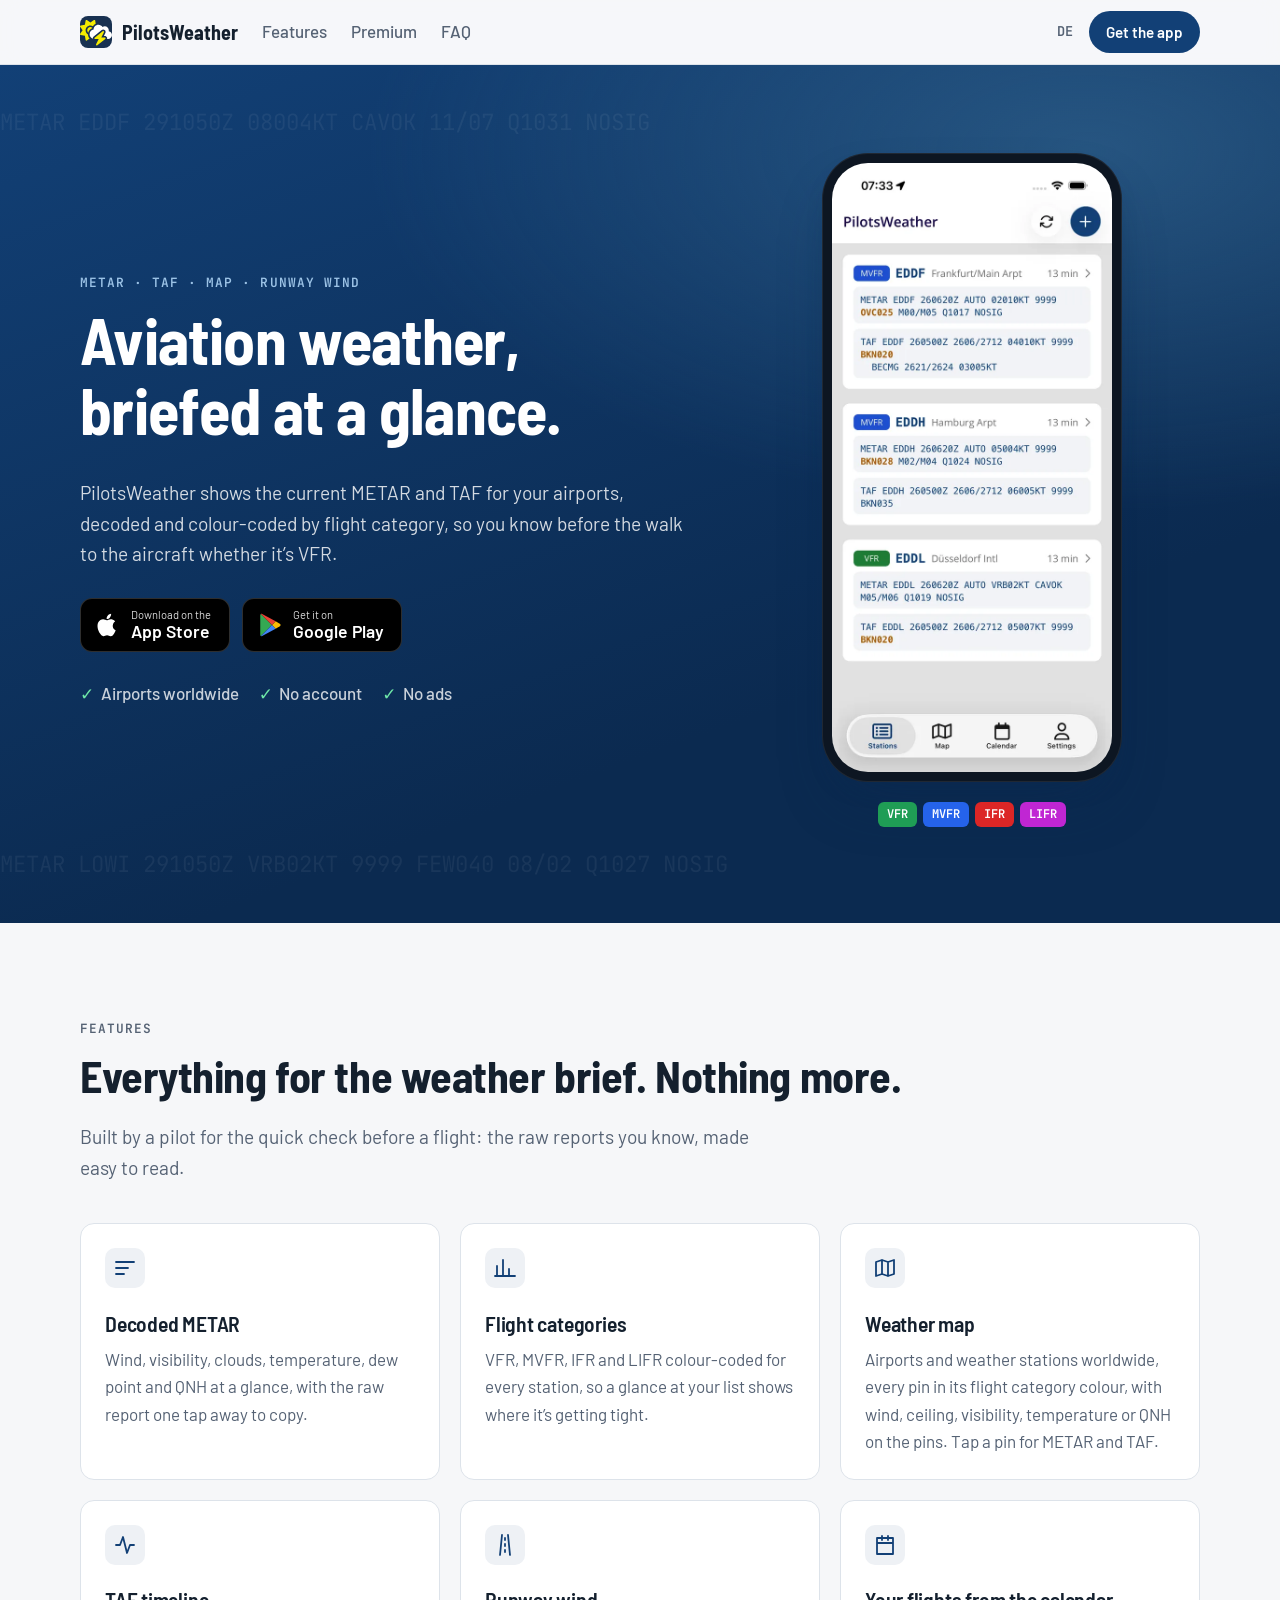
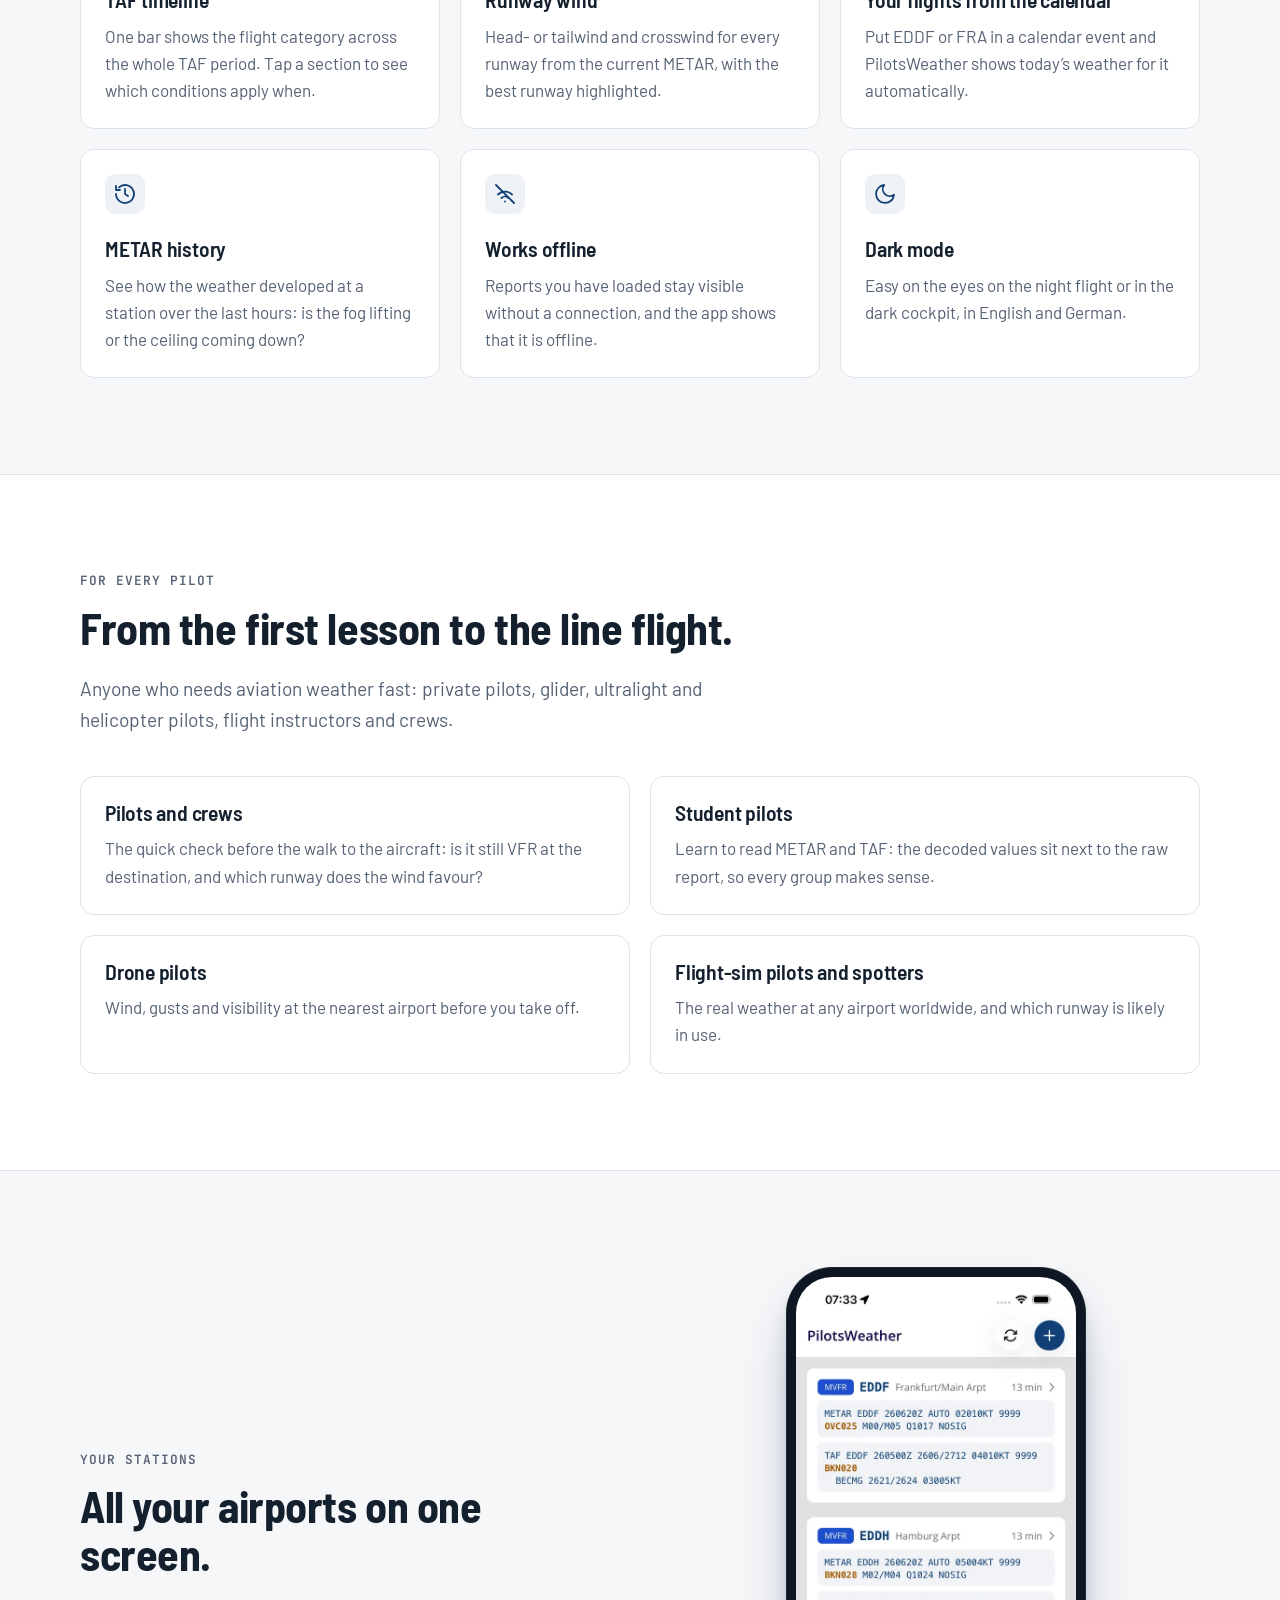
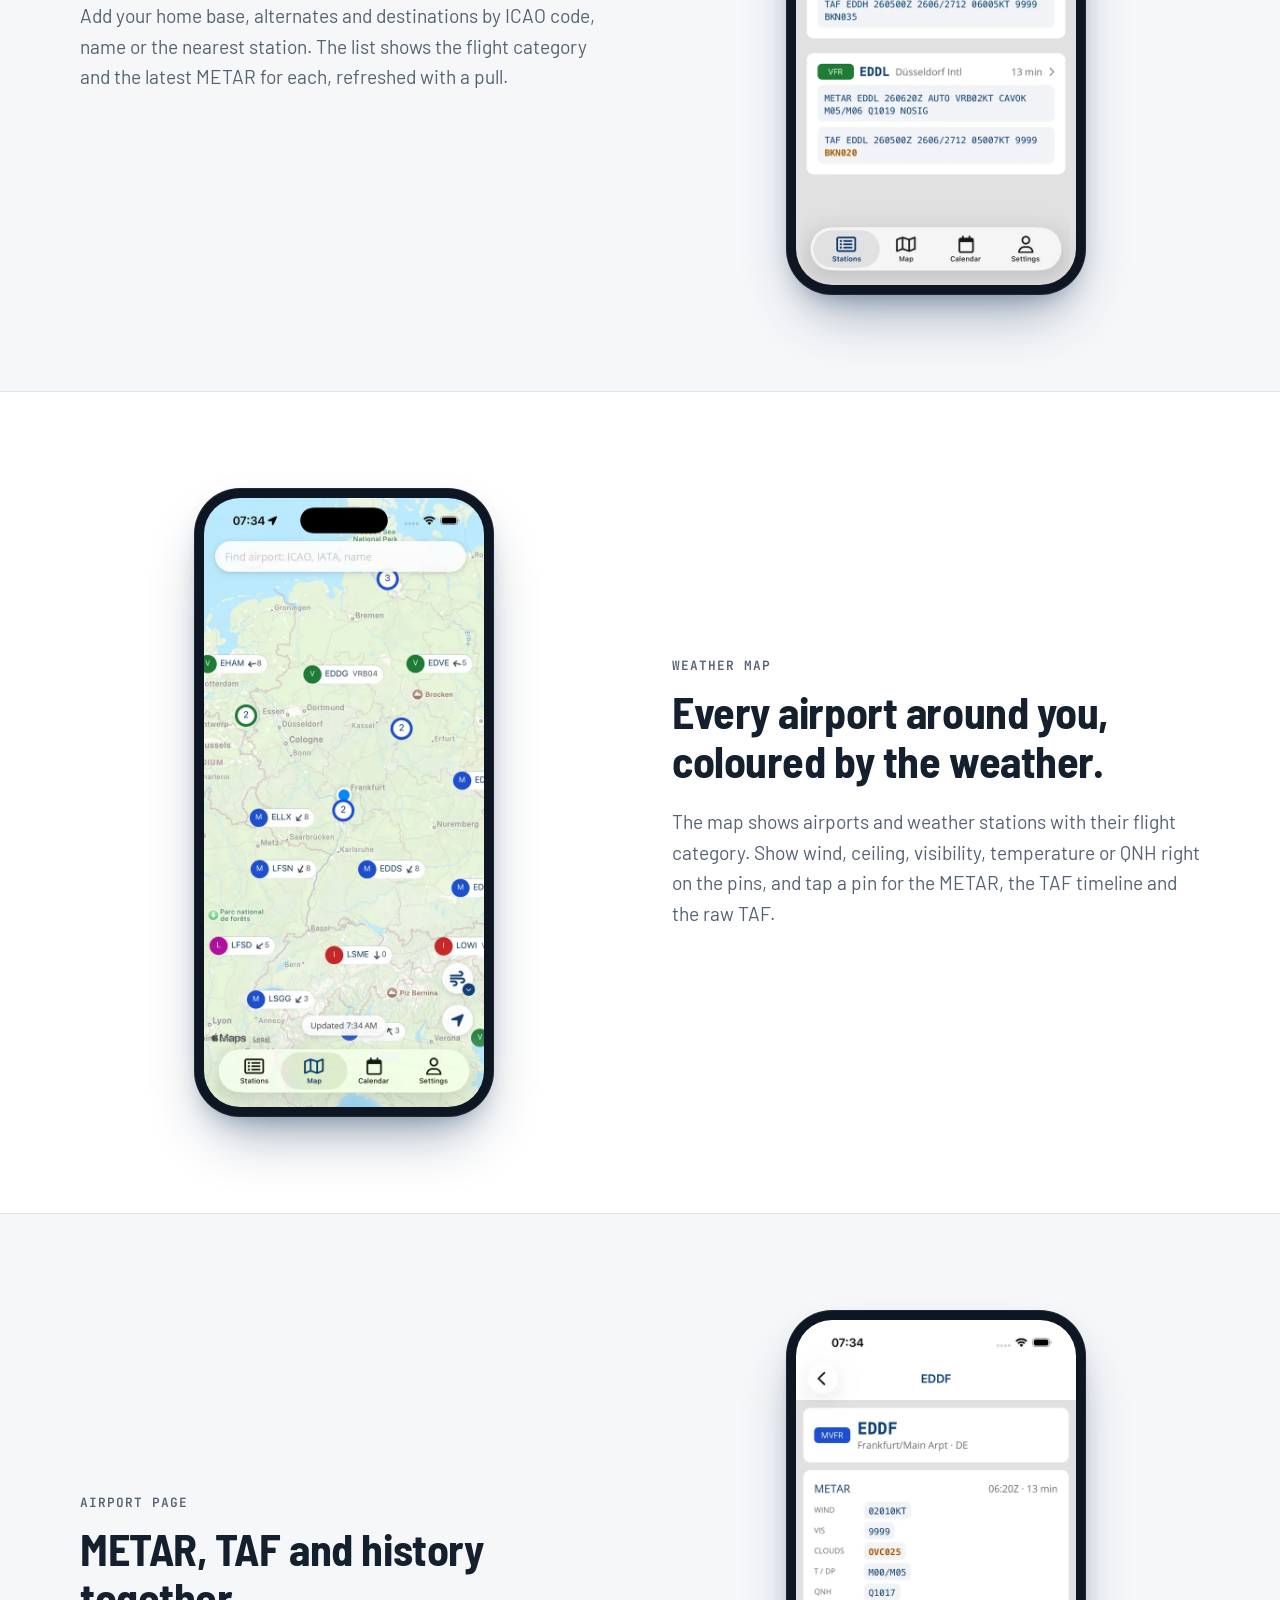
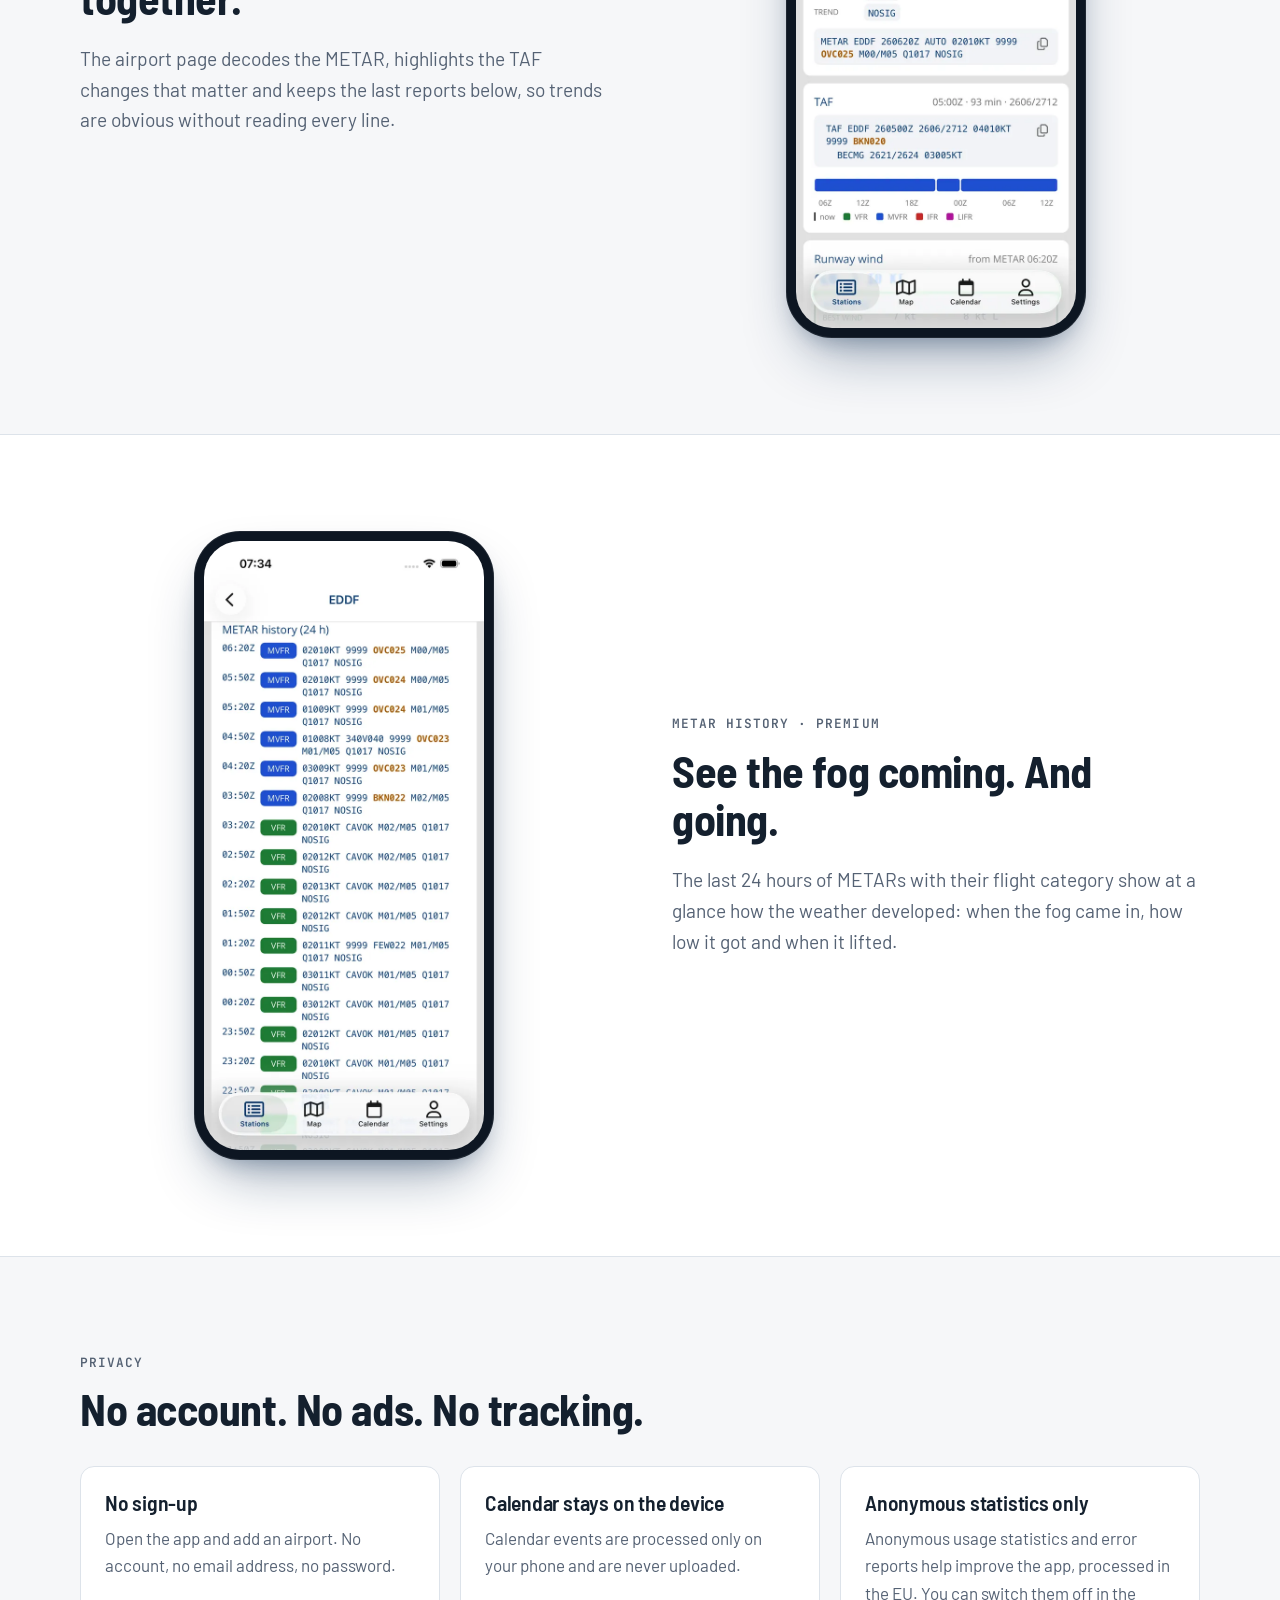
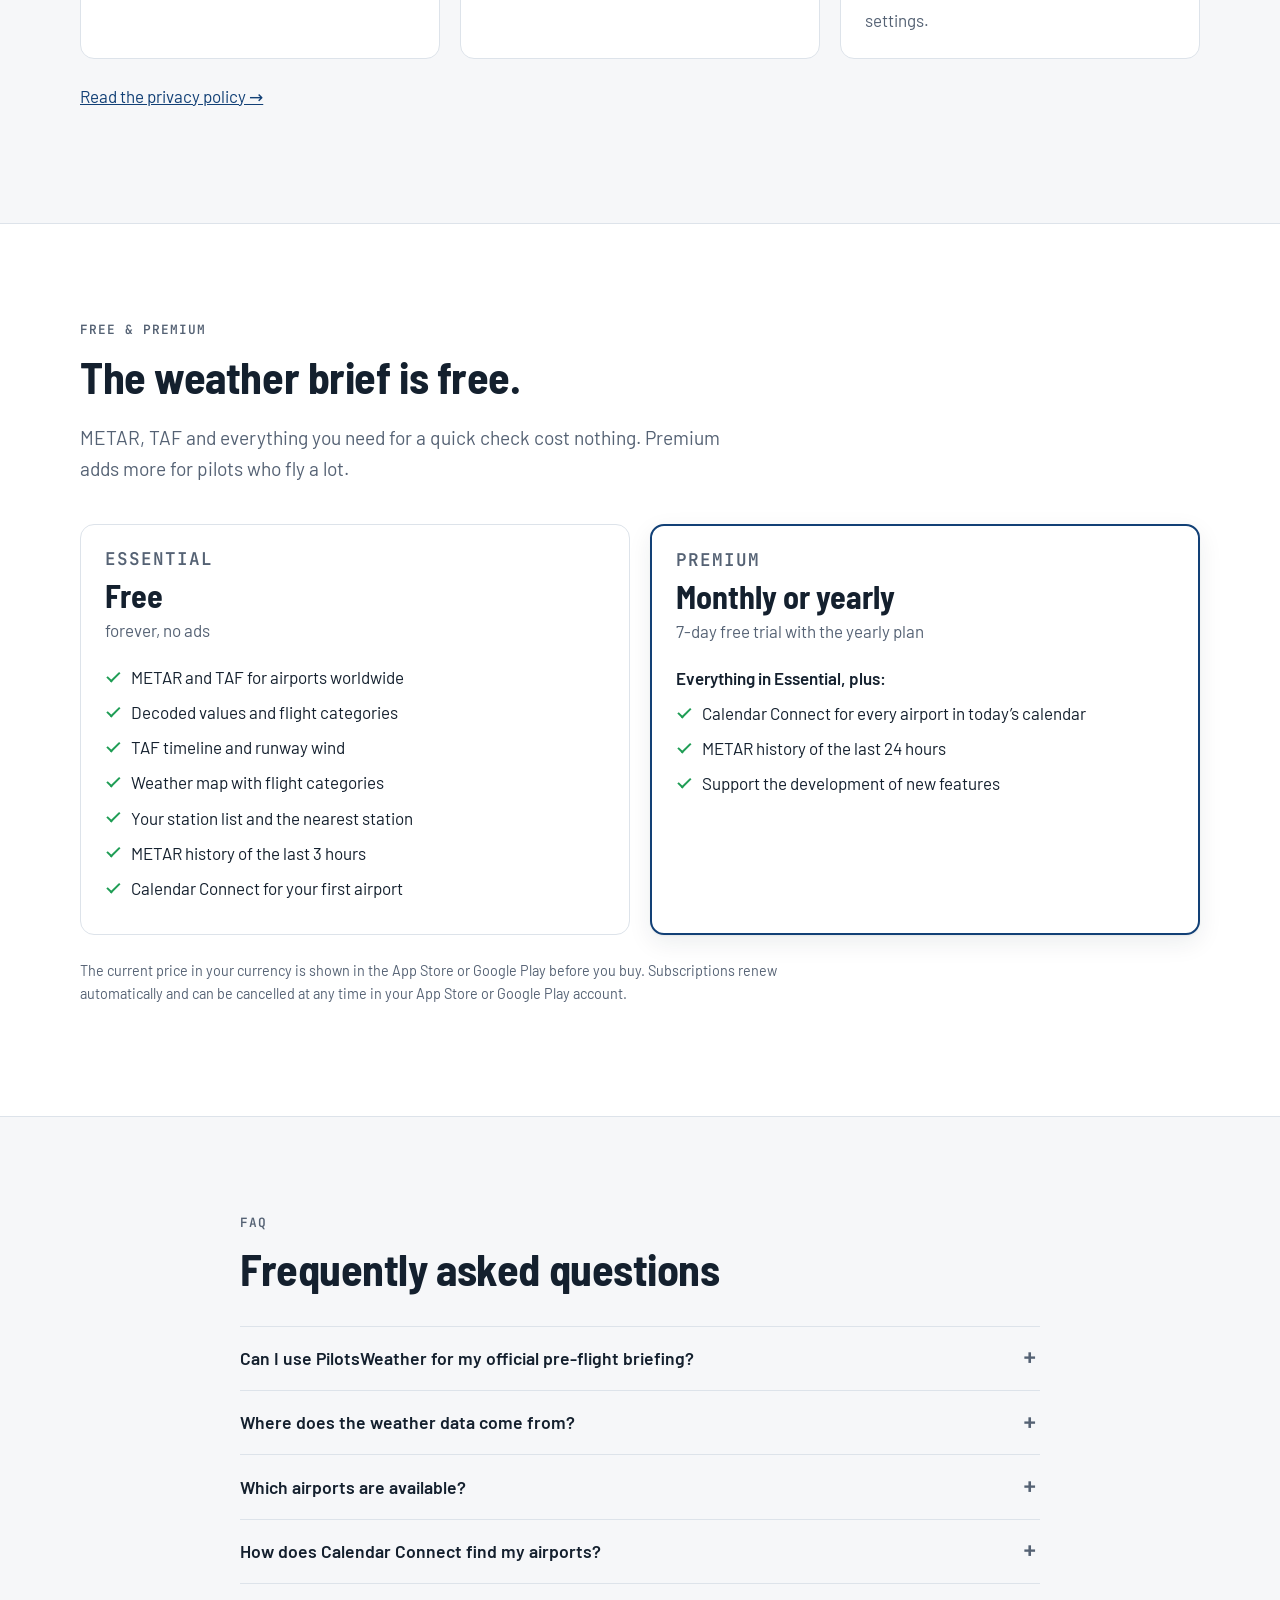
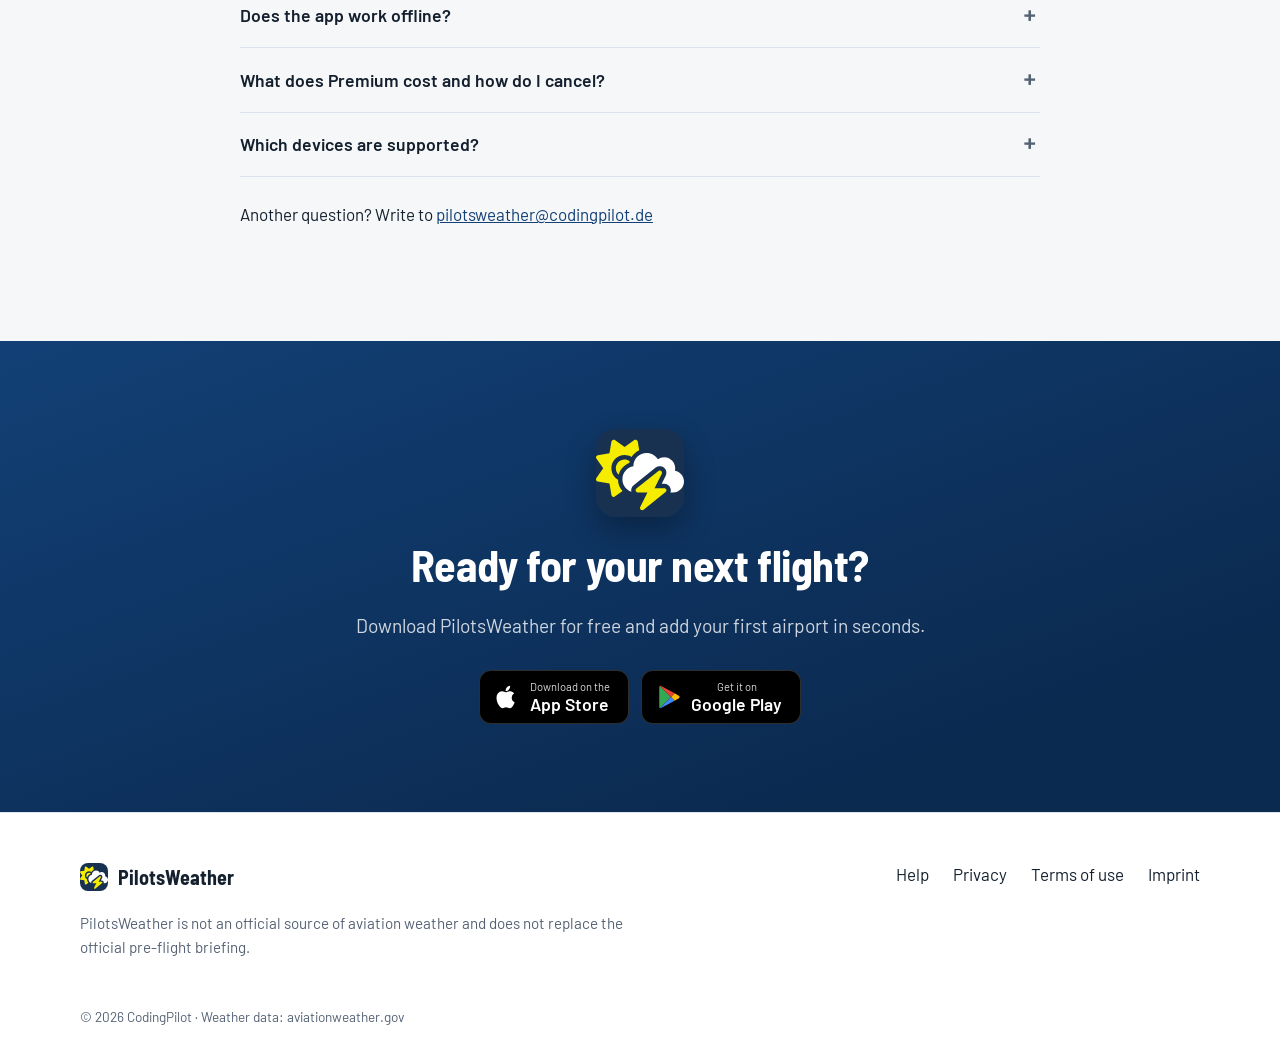
<file: index.html>
<!DOCTYPE html><html lang="en" data-astro-cid-5hce7sga> <head><meta charset="utf-8"><meta name="viewport" content="width=device-width, initial-scale=1"><title>PilotsWeather – METAR &amp; TAF for pilots | iPhone &amp; Android</title><meta name="description" content="Decoded METAR and TAF for airports worldwide, flight categories on a map, TAF timeline, runway wind and the weather for every airport in your calendar. For pilots, student pilots and aviation fans. No account, no ads."><link rel="canonical" href="https://pilotsweather.codingpilot.de/"><link rel="alternate" hreflang="en" href="https://pilotsweather.codingpilot.de/"><link rel="alternate" hreflang="de" href="https://pilotsweather.codingpilot.de/de/"><link rel="alternate" hreflang="x-default" href="https://pilotsweather.codingpilot.de/"><link rel="icon" href="/favicon.svg" type="image/svg+xml"><link rel="apple-touch-icon" href="/apple-touch-icon.png"><meta name="theme-color" content="#124076"><meta property="og:type" content="website"><meta property="og:title" content="PilotsWeather – METAR &#38; TAF for pilots | iPhone &#38; Android"><meta property="og:description" content="Decoded METAR and TAF for airports worldwide, flight categories on a map, TAF timeline, runway wind and the weather for every airport in your calendar. For pilots, student pilots and aviation fans. No account, no ads."><meta property="og:url" content="https://pilotsweather.codingpilot.de/"><meta property="og:image" content="https://pilotsweather.codingpilot.de/og-image.png"><meta name="apple-itunes-app" content="app-id=6479964087"><script type="application/ld+json">{"@context":"https://schema.org","@type":"MobileApplication","name":"PilotsWeather","operatingSystem":"iOS 15.0+, Android 7.0+","applicationCategory":"WeatherApplication","inLanguage":["en","de"],"description":"Decoded METAR and TAF for airports worldwide, flight categories on a map, TAF timeline, runway wind and the weather for every airport in your calendar. For pilots, student pilots and aviation fans. No account, no ads.","offers":{"@type":"Offer","price":"0","priceCurrency":"EUR"},"installUrl":["https://apps.apple.com/app/pilotsweather-metar-and-taf/id6479964087","https://play.google.com/store/apps/details?id=com.codingpilot.pilotsweather"],"author":{"@type":"Organization","name":"CodingPilot"}}</script><script>
    if (location.hash === '#/privacy') location.replace('/privacy/');
    else if (location.hash === '#/terms') location.replace('/terms/');
  </script><link rel="stylesheet" href="/_astro/index.WuVf8rKL.css">
<link rel="stylesheet" href="/_astro/index.BCwgi3Vc.css"></head> <body data-astro-cid-5hce7sga> <a class="skip-link" href="#main" data-astro-cid-5hce7sga>Skip to content</a> <header class="site-header" data-astro-cid-5hce7sga> <div class="container site-header__inner" data-astro-cid-5hce7sga> <a class="brand" href="/" data-astro-cid-5hce7sga> <img src="/app-icon.svg" alt="" width="32" height="32" data-astro-cid-5hce7sga> <span data-astro-cid-5hce7sga>PilotsWeather</span> </a> <nav class="site-nav" aria-label="Main navigation" data-astro-cid-5hce7sga> <a href="/#features" data-astro-cid-5hce7sga>Features</a> <a href="/#pro" data-astro-cid-5hce7sga>Premium</a> <a href="/#faq" data-astro-cid-5hce7sga>FAQ</a> </nav> <div class="site-header__actions" data-astro-cid-5hce7sga> <a class="lang-switch" href="/de/" hreflang="de" lang="de" data-astro-cid-5hce7sga>DE</a> <a class="btn btn--primary btn--small" href="/#download" data-astro-cid-5hce7sga>Get the app</a> </div> </div> </header> <main id="main" data-astro-cid-5hce7sga>     <section class="hero" data-astro-cid-xhaoqxbd> <div class="hero__metar mono" aria-hidden="true" data-astro-cid-xhaoqxbd> <span data-astro-cid-xhaoqxbd>METAR EDDF 291050Z 08004KT CAVOK 11/07 Q1031 NOSIG</span> <span data-astro-cid-xhaoqxbd>METAR LOWI 291050Z VRB02KT 9999 FEW040 08/02 Q1027 NOSIG</span> </div> <div class="container hero__inner" data-astro-cid-xhaoqxbd> <div class="hero__copy" data-astro-cid-xhaoqxbd> <p class="eyebrow hero__eyebrow" data-astro-cid-xhaoqxbd>METAR · TAF · Map · Runway wind</p> <h1 data-astro-cid-xhaoqxbd>Aviation weather, briefed at a glance.</h1> <p class="lead hero__lead" data-astro-cid-xhaoqxbd>PilotsWeather shows the current METAR and TAF for your airports, decoded and colour-coded by flight category, so you know before the walk to the aircraft whether it’s VFR.</p> <div class="store-buttons"> <a class="store-button" href="https://apps.apple.com/app/pilotsweather-metar-and-taf/id6479964087?pt=126889393&ct=website-en-hero&mt=8" rel="noopener"> <svg viewBox="0 0 24 24" fill="currentColor" aria-hidden="true"> <path d="M16.37 12.62c-.03-2.6 2.13-3.86 2.23-3.92-1.22-1.78-3.11-2.02-3.78-2.05-1.6-.17-3.13.95-3.95.95-.82 0-2.07-.93-3.4-.9-1.75.02-3.37 1.02-4.27 2.58-1.83 3.17-.47 7.86 1.3 10.43.87 1.26 1.9 2.67 3.25 2.62 1.31-.05 1.8-.84 3.38-.84 1.57 0 2.02.84 3.4.81 1.4-.02 2.29-1.27 3.15-2.54 1-1.46 1.4-2.87 1.42-2.95-.03-.01-2.71-1.04-2.73-4.19ZM13.8 4.98c.71-.87 1.2-2.07 1.07-3.27-1.03.04-2.29.69-3.03 1.55-.66.77-1.25 2-1.09 3.18 1.15.09 2.33-.58 3.05-1.46Z"></path> </svg> <span><small>Download on the</small><strong>App Store</strong></span> </a> <a class="store-button" href="https://play.google.com/store/apps/details?id=com.codingpilot.pilotsweather&referrer=utm_source%3Dwebsite%26utm_medium%3Dhero%26utm_campaign%3Dwebsite-en-hero" rel="noopener"> <svg viewBox="0 0 24 24" aria-hidden="true"> <path fill="#34a853" d="M3.6 1.8 13.8 12 3.6 22.2c-.37-.2-.6-.6-.6-1.08V2.88c0-.48.23-.88.6-1.08Z"></path> <path fill="#fbbc04" d="m17.2 8.6-3.4 3.4 3.4 3.4 3.83-2.18c.98-.56.98-1.88 0-2.44L17.2 8.6Z"></path> <path fill="#4285f4" d="M13.8 12 3.6 22.2c.33.18.75.18 1.15-.04L17.2 15.4 13.8 12Z"></path> <path fill="#ea4335" d="M3.6 1.8c.33-.18.75-.18 1.15.04L17.2 8.6 13.8 12 3.6 1.8Z"></path> </svg> <span><small>Get it on</small><strong>Google Play</strong></span> </a> </div> <ul class="hero__chips" data-astro-cid-xhaoqxbd> <li data-astro-cid-xhaoqxbd>Airports worldwide</li><li data-astro-cid-xhaoqxbd>No account</li><li data-astro-cid-xhaoqxbd>No ads</li> </ul> </div> <div class="hero__visual" data-astro-cid-xhaoqxbd> <div class="phone" data-astro-cid-i45gwdcj> <picture data-astro-cid-i45gwdcj> <source srcset="/_astro/granted_dark_free_03_stations.DGgB7dAE_1FXLjj.webp" media="(prefers-color-scheme: dark)" data-astro-cid-i45gwdcj> <img src="/_astro/granted_light_free_03_stations.i4wMXWJg_ZytMwt.webp" width="600" height="1304" alt="PilotsWeather station list with METAR, flight categories and TAF" loading="eager" decoding="async" data-astro-cid-i45gwdcj> </picture> </div>  <div class="cat-legend mono" aria-hidden="true" data-astro-cid-xhaoqxbd> <span class="cat cat--vfr" data-astro-cid-xhaoqxbd>VFR</span> <span class="cat cat--mvfr" data-astro-cid-xhaoqxbd>MVFR</span> <span class="cat cat--ifr" data-astro-cid-xhaoqxbd>IFR</span> <span class="cat cat--lifr" data-astro-cid-xhaoqxbd>LIFR</span> </div> </div> </div> </section> <section class="section" id="features" data-astro-cid-xhaoqxbd> <div class="container" data-astro-cid-xhaoqxbd> <p class="eyebrow" data-astro-cid-xhaoqxbd>Features</p> <h2 data-astro-cid-xhaoqxbd>Everything for the weather brief. Nothing more.</h2> <p class="lead" data-astro-cid-xhaoqxbd>Built by a pilot for the quick check before a flight: the raw reports you know, made easy to read.</p> <div class="grid grid--3 features" data-astro-cid-xhaoqxbd> <article class="card feature" data-astro-cid-xhaoqxbd> <svg class="feature__icon" viewBox="0 0 24 24" aria-hidden="true" data-astro-cid-xhaoqxbd> <path d="M3 6h18M3 12h12M3 18h8" data-astro-cid-xhaoqxbd></path> </svg> <h3 data-astro-cid-xhaoqxbd>Decoded METAR</h3> <p data-astro-cid-xhaoqxbd>Wind, visibility, clouds, temperature, dew point and QNH at a glance, with the raw report one tap away to copy.</p> </article><article class="card feature" data-astro-cid-xhaoqxbd> <svg class="feature__icon" viewBox="0 0 24 24" aria-hidden="true" data-astro-cid-xhaoqxbd> <path d="M4 20V10M10 20V4M16 20v-7M22 20H2" data-astro-cid-xhaoqxbd></path> </svg> <h3 data-astro-cid-xhaoqxbd>Flight categories</h3> <p data-astro-cid-xhaoqxbd>VFR, MVFR, IFR and LIFR colour-coded for every station, so a glance at your list shows where it’s getting tight.</p> </article><article class="card feature" data-astro-cid-xhaoqxbd> <svg class="feature__icon" viewBox="0 0 24 24" aria-hidden="true" data-astro-cid-xhaoqxbd> <path d="M9 4 3 6v14l6-2 6 2 6-2V4l-6 2-6-2zM9 4v14M15 6v14" data-astro-cid-xhaoqxbd></path> </svg> <h3 data-astro-cid-xhaoqxbd>Weather map</h3> <p data-astro-cid-xhaoqxbd>Airports and weather stations worldwide, every pin in its flight category colour, with wind, ceiling, visibility, temperature or QNH on the pins. Tap a pin for METAR and TAF.</p> </article><article class="card feature" data-astro-cid-xhaoqxbd> <svg class="feature__icon" viewBox="0 0 24 24" aria-hidden="true" data-astro-cid-xhaoqxbd> <path d="M3 12h4l3-8 4 16 3-8h4" data-astro-cid-xhaoqxbd></path> </svg> <h3 data-astro-cid-xhaoqxbd>TAF timeline</h3> <p data-astro-cid-xhaoqxbd>One bar shows the flight category across the whole TAF period. Tap a section to see which conditions apply when.</p> </article><article class="card feature" data-astro-cid-xhaoqxbd> <svg class="feature__icon" viewBox="0 0 24 24" aria-hidden="true" data-astro-cid-xhaoqxbd> <path d="M9 2 7 22M15 2l2 20M12 5v2M12 11v2M12 17v2" data-astro-cid-xhaoqxbd></path> </svg> <h3 data-astro-cid-xhaoqxbd>Runway wind</h3> <p data-astro-cid-xhaoqxbd>Head- or tailwind and crosswind for every runway from the current METAR, with the best runway highlighted.</p> </article><article class="card feature" data-astro-cid-xhaoqxbd> <svg class="feature__icon" viewBox="0 0 24 24" aria-hidden="true" data-astro-cid-xhaoqxbd> <path d="M4 5h16v16H4zM4 10h16M9 3v4M15 3v4" data-astro-cid-xhaoqxbd></path> </svg> <h3 data-astro-cid-xhaoqxbd>Your flights from the calendar</h3> <p data-astro-cid-xhaoqxbd>Put EDDF or FRA in a calendar event and PilotsWeather shows today’s weather for it automatically.</p> </article><article class="card feature" data-astro-cid-xhaoqxbd> <svg class="feature__icon" viewBox="0 0 24 24" aria-hidden="true" data-astro-cid-xhaoqxbd> <path d="M3 12a9 9 0 1 0 3-6.7M3 4v4h4M12 7v5l3 2" data-astro-cid-xhaoqxbd></path> </svg> <h3 data-astro-cid-xhaoqxbd>METAR history</h3> <p data-astro-cid-xhaoqxbd>See how the weather developed at a station over the last hours: is the fog lifting or the ceiling coming down?</p> </article><article class="card feature" data-astro-cid-xhaoqxbd> <svg class="feature__icon" viewBox="0 0 24 24" aria-hidden="true" data-astro-cid-xhaoqxbd> <path d="M5 12.5a10 10 0 0 1 14 0M8.5 16a5 5 0 0 1 7 0M12 19.5h.01M3 3l18 18" data-astro-cid-xhaoqxbd></path> </svg> <h3 data-astro-cid-xhaoqxbd>Works offline</h3> <p data-astro-cid-xhaoqxbd>Reports you have loaded stay visible without a connection, and the app shows that it is offline.</p> </article><article class="card feature" data-astro-cid-xhaoqxbd> <svg class="feature__icon" viewBox="0 0 24 24" aria-hidden="true" data-astro-cid-xhaoqxbd> <path d="M21 12.8A9 9 0 1 1 11.2 3a7 7 0 0 0 9.8 9.8z" data-astro-cid-xhaoqxbd></path> </svg> <h3 data-astro-cid-xhaoqxbd>Dark mode</h3> <p data-astro-cid-xhaoqxbd>Easy on the eyes on the night flight or in the dark cockpit, in English and German.</p> </article> </div> </div> </section> <section class="section section--alt" id="audience" data-astro-cid-xhaoqxbd> <div class="container" data-astro-cid-xhaoqxbd> <p class="eyebrow" data-astro-cid-xhaoqxbd>For every pilot</p> <h2 data-astro-cid-xhaoqxbd>From the first lesson to the line flight.</h2> <p class="lead" data-astro-cid-xhaoqxbd>Anyone who needs aviation weather fast: private pilots, glider, ultralight and helicopter pilots, flight instructors and crews.</p> <div class="grid grid--2 audience" data-astro-cid-xhaoqxbd> <article class="card" data-astro-cid-xhaoqxbd> <h3 data-astro-cid-xhaoqxbd>Pilots and crews</h3> <p data-astro-cid-xhaoqxbd>The quick check before the walk to the aircraft: is it still VFR at the destination, and which runway does the wind favour?</p> </article><article class="card" data-astro-cid-xhaoqxbd> <h3 data-astro-cid-xhaoqxbd>Student pilots</h3> <p data-astro-cid-xhaoqxbd>Learn to read METAR and TAF: the decoded values sit next to the raw report, so every group makes sense.</p> </article><article class="card" data-astro-cid-xhaoqxbd> <h3 data-astro-cid-xhaoqxbd>Drone pilots</h3> <p data-astro-cid-xhaoqxbd>Wind, gusts and visibility at the nearest airport before you take off.</p> </article><article class="card" data-astro-cid-xhaoqxbd> <h3 data-astro-cid-xhaoqxbd>Flight-sim pilots and spotters</h3> <p data-astro-cid-xhaoqxbd>The real weather at any airport worldwide, and which runway is likely in use.</p> </article> </div> </div> </section> <section class="section showcase" data-astro-cid-xhaoqxbd> <div class="container showcase__inner" data-astro-cid-xhaoqxbd> <div class="showcase__copy" data-astro-cid-xhaoqxbd> <p class="eyebrow" data-astro-cid-xhaoqxbd>Your stations</p> <h2 data-astro-cid-xhaoqxbd>All your airports on one screen.</h2> <p class="lead" data-astro-cid-xhaoqxbd>Add your home base, alternates and destinations by ICAO code, name or the nearest station. The list shows the flight category and the latest METAR for each, refreshed with a pull.</p> </div> <div class="phone" data-astro-cid-i45gwdcj> <picture data-astro-cid-i45gwdcj> <source srcset="/_astro/granted_dark_free_03_stations.DGgB7dAE_1FXLjj.webp" media="(prefers-color-scheme: dark)" data-astro-cid-i45gwdcj> <img src="/_astro/granted_light_free_03_stations.i4wMXWJg_ZytMwt.webp" width="600" height="1304" alt="List of saved stations with flight categories" loading="lazy" decoding="async" data-astro-cid-i45gwdcj> </picture> </div>  </div> </section><section class="section showcase section--alt showcase--flip" data-astro-cid-xhaoqxbd> <div class="container showcase__inner" data-astro-cid-xhaoqxbd> <div class="showcase__copy" data-astro-cid-xhaoqxbd> <p class="eyebrow" data-astro-cid-xhaoqxbd>Weather map</p> <h2 data-astro-cid-xhaoqxbd>Every airport around you, coloured by the weather.</h2> <p class="lead" data-astro-cid-xhaoqxbd>The map shows airports and weather stations with their flight category. Show wind, ceiling, visibility, temperature or QNH right on the pins, and tap a pin for the METAR, the TAF timeline and the raw TAF.</p> </div> <div class="phone" data-astro-cid-i45gwdcj> <picture data-astro-cid-i45gwdcj> <source srcset="/_astro/granted_dark_free_10_map.BfCvDDwG_ZkAY6V.webp" media="(prefers-color-scheme: dark)" data-astro-cid-i45gwdcj> <img src="/_astro/granted_light_free_10_map.CwfCsZ-q_1nLXBz.webp" width="600" height="1304" alt="Weather map of Germany with airports coloured by flight category and wind on the pins" loading="lazy" decoding="async" data-astro-cid-i45gwdcj> </picture> </div>  </div> </section><section class="section showcase" data-astro-cid-xhaoqxbd> <div class="container showcase__inner" data-astro-cid-xhaoqxbd> <div class="showcase__copy" data-astro-cid-xhaoqxbd> <p class="eyebrow" data-astro-cid-xhaoqxbd>Airport page</p> <h2 data-astro-cid-xhaoqxbd>METAR, TAF and history together.</h2> <p class="lead" data-astro-cid-xhaoqxbd>The airport page decodes the METAR, highlights the TAF changes that matter and keeps the last reports below, so trends are obvious without reading every line.</p> </div> <div class="phone" data-astro-cid-i45gwdcj> <picture data-astro-cid-i45gwdcj> <source srcset="/_astro/granted_dark_free_07_station_detail.487kjj_t_ZVI1qd.webp" media="(prefers-color-scheme: dark)" data-astro-cid-i45gwdcj> <img src="/_astro/granted_light_free_07_station_detail.DUnnHFC6_2cWHqL.webp" width="600" height="1304" alt="Airport page for EDDF with decoded METAR, TAF and METAR history" loading="lazy" decoding="async" data-astro-cid-i45gwdcj> </picture> </div>  </div> </section><section class="section showcase section--alt showcase--flip" data-astro-cid-xhaoqxbd> <div class="container showcase__inner" data-astro-cid-xhaoqxbd> <div class="showcase__copy" data-astro-cid-xhaoqxbd> <p class="eyebrow" data-astro-cid-xhaoqxbd>METAR history · Premium</p> <h2 data-astro-cid-xhaoqxbd>See the fog coming. And going.</h2> <p class="lead" data-astro-cid-xhaoqxbd>The last 24 hours of METARs with their flight category show at a glance how the weather developed: when the fog came in, how low it got and when it lifted.</p> </div> <div class="phone" data-astro-cid-i45gwdcj> <picture data-astro-cid-i45gwdcj>  <img src="/_astro/granted_light_premium_08_history.B50fv0I-_1k6Jsd.webp" width="600" height="1304" alt="METAR history of the last 24 hours for EDDF with LIFR fog in the morning" loading="lazy" decoding="async" data-astro-cid-i45gwdcj> </picture> </div>  </div> </section><section class="section" id="privacy" data-astro-cid-xhaoqxbd> <div class="container" data-astro-cid-xhaoqxbd> <p class="eyebrow" data-astro-cid-xhaoqxbd>Privacy</p> <h2 data-astro-cid-xhaoqxbd>No account. No ads. No tracking.</h2> <div class="grid grid--3 privacy" data-astro-cid-xhaoqxbd> <article class="card" data-astro-cid-xhaoqxbd> <h3 data-astro-cid-xhaoqxbd>No sign-up</h3> <p data-astro-cid-xhaoqxbd>Open the app and add an airport. No account, no email address, no password.</p> </article><article class="card" data-astro-cid-xhaoqxbd> <h3 data-astro-cid-xhaoqxbd>Calendar stays on the device</h3> <p data-astro-cid-xhaoqxbd>Calendar events are processed only on your phone and are never uploaded.</p> </article><article class="card" data-astro-cid-xhaoqxbd> <h3 data-astro-cid-xhaoqxbd>Anonymous statistics only</h3> <p data-astro-cid-xhaoqxbd>Anonymous usage statistics and error reports help improve the app, processed in the EU. You can switch them off in the settings.</p> </article> </div> <p data-astro-cid-xhaoqxbd><a href="/privacy/" data-astro-cid-xhaoqxbd>Read the privacy policy →</a></p> </div> </section> <section class="section section--alt" id="pro" data-astro-cid-xhaoqxbd> <div class="container" data-astro-cid-xhaoqxbd> <p class="eyebrow" data-astro-cid-xhaoqxbd>Free &amp; Premium</p> <h2 data-astro-cid-xhaoqxbd>The weather brief is free.</h2> <p class="lead" data-astro-cid-xhaoqxbd>METAR, TAF and everything you need for a quick check cost nothing. Premium adds more for pilots who fly a lot.</p> <div class="grid grid--2 plans" data-astro-cid-xhaoqxbd> <article class="card plan" data-astro-cid-xhaoqxbd> <h3 data-astro-cid-xhaoqxbd>Essential</h3> <p class="plan__price" data-astro-cid-xhaoqxbd>Free</p> <p class="plan__note" data-astro-cid-xhaoqxbd>forever, no ads</p> <ul class="checks" data-astro-cid-xhaoqxbd> <li data-astro-cid-xhaoqxbd>METAR and TAF for airports worldwide</li><li data-astro-cid-xhaoqxbd>Decoded values and flight categories</li><li data-astro-cid-xhaoqxbd>TAF timeline and runway wind</li><li data-astro-cid-xhaoqxbd>Weather map with flight categories</li><li data-astro-cid-xhaoqxbd>Your station list and the nearest station</li><li data-astro-cid-xhaoqxbd>METAR history of the last 3 hours</li><li data-astro-cid-xhaoqxbd>Calendar Connect for your first airport</li> </ul> </article> <article class="card plan plan--premium" data-astro-cid-xhaoqxbd> <h3 data-astro-cid-xhaoqxbd>Premium</h3> <p class="plan__price" data-astro-cid-xhaoqxbd>Monthly or yearly</p> <p class="plan__note" data-astro-cid-xhaoqxbd>7-day free trial with the yearly plan</p> <p class="plan__intro" data-astro-cid-xhaoqxbd>Everything in Essential, plus:</p> <ul class="checks" data-astro-cid-xhaoqxbd> <li data-astro-cid-xhaoqxbd>Calendar Connect for every airport in today’s calendar</li><li data-astro-cid-xhaoqxbd>METAR history of the last 24 hours</li><li data-astro-cid-xhaoqxbd>Support the development of new features</li> </ul> </article> </div> <p class="plans__footnote" data-astro-cid-xhaoqxbd>The current price in your currency is shown in the App Store or Google Play before you buy. Subscriptions renew automatically and can be cancelled at any time in your App Store or Google Play account.</p> </div> </section> <section class="section" id="faq" data-astro-cid-xhaoqxbd> <div class="container faq" data-astro-cid-xhaoqxbd> <p class="eyebrow" data-astro-cid-xhaoqxbd>FAQ</p> <h2 data-astro-cid-xhaoqxbd>Frequently asked questions</h2> <div class="faq__list" data-astro-cid-xhaoqxbd> <details class="faq__item" data-astro-cid-xhaoqxbd> <summary data-astro-cid-xhaoqxbd>Can I use PilotsWeather for my official pre-flight briefing?</summary> <p data-astro-cid-xhaoqxbd>No. PilotsWeather is a quick overview and doesn’t replace the official weather briefing required for your flight. Always check the official sources before you fly.</p> </details><details class="faq__item" data-astro-cid-xhaoqxbd> <summary data-astro-cid-xhaoqxbd>Where does the weather data come from?</summary> <p data-astro-cid-xhaoqxbd>METAR and TAF come from the Aviation Weather Center of the US National Weather Service (aviationweather.gov), which publishes reports from airports worldwide. Runway data comes from OurAirports.</p> </details><details class="faq__item" data-astro-cid-xhaoqxbd> <summary data-astro-cid-xhaoqxbd>Which airports are available?</summary> <p data-astro-cid-xhaoqxbd>Every airport worldwide that publishes a METAR or TAF. Search by ICAO code or name, find it on the map, or let the app find the nearest station.</p> </details><details class="faq__item" data-astro-cid-xhaoqxbd> <summary data-astro-cid-xhaoqxbd>How does Calendar Connect find my airports?</summary> <p data-astro-cid-xhaoqxbd>Choose a calendar in the settings and write the airport’s ICAO or IATA code (e.g. EDDF or FRA) in the title of the event. PilotsWeather shows the weather for the airports in today’s events. The calendar is read only on your phone.</p> </details><details class="faq__item" data-astro-cid-xhaoqxbd> <summary data-astro-cid-xhaoqxbd>Does the app work offline?</summary> <p data-astro-cid-xhaoqxbd>Reports you have already loaded stay visible without a connection, and the app shows that it is offline. For current weather you need an internet connection.</p> </details><details class="faq__item" data-astro-cid-xhaoqxbd> <summary data-astro-cid-xhaoqxbd>What does Premium cost and how do I cancel?</summary> <p data-astro-cid-xhaoqxbd>Premium is available monthly or yearly; the app shows the current price from the App Store or Google Play. You cancel in the subscription settings of your Apple or Google account, at the latest 24 hours before the end of the period.</p> </details><details class="faq__item" data-astro-cid-xhaoqxbd> <summary data-astro-cid-xhaoqxbd>Which devices are supported?</summary> <p data-astro-cid-xhaoqxbd>iPhone and iPad with iOS 15 or later, and Android phones with Android 7.0 or later. The app is available in English and German and supports dark mode.</p> </details> </div> <p class="faq__contact" data-astro-cid-xhaoqxbd> Another question? Write to <a href="mailto:pilotsweather@codingpilot.de" data-astro-cid-xhaoqxbd>pilotsweather@codingpilot.de</a> </p> </div> </section> <section class="download" id="download" data-astro-cid-xhaoqxbd> <div class="container download__inner" data-astro-cid-xhaoqxbd> <img src="/app-icon.svg" alt="" width="88" height="88" data-astro-cid-xhaoqxbd> <h2 data-astro-cid-xhaoqxbd>Ready for your next flight?</h2> <p class="lead" data-astro-cid-xhaoqxbd>Download PilotsWeather for free and add your first airport in seconds.</p> <div class="store-buttons"> <a class="store-button" href="https://apps.apple.com/app/pilotsweather-metar-and-taf/id6479964087?pt=126889393&ct=website-en-download&mt=8" rel="noopener"> <svg viewBox="0 0 24 24" fill="currentColor" aria-hidden="true"> <path d="M16.37 12.62c-.03-2.6 2.13-3.86 2.23-3.92-1.22-1.78-3.11-2.02-3.78-2.05-1.6-.17-3.13.95-3.95.95-.82 0-2.07-.93-3.4-.9-1.75.02-3.37 1.02-4.27 2.58-1.83 3.17-.47 7.86 1.3 10.43.87 1.26 1.9 2.67 3.25 2.62 1.31-.05 1.8-.84 3.38-.84 1.57 0 2.02.84 3.4.81 1.4-.02 2.29-1.27 3.15-2.54 1-1.46 1.4-2.87 1.42-2.95-.03-.01-2.71-1.04-2.73-4.19ZM13.8 4.98c.71-.87 1.2-2.07 1.07-3.27-1.03.04-2.29.69-3.03 1.55-.66.77-1.25 2-1.09 3.18 1.15.09 2.33-.58 3.05-1.46Z"></path> </svg> <span><small>Download on the</small><strong>App Store</strong></span> </a> <a class="store-button" href="https://play.google.com/store/apps/details?id=com.codingpilot.pilotsweather&referrer=utm_source%3Dwebsite%26utm_medium%3Ddownload%26utm_campaign%3Dwebsite-en-download" rel="noopener"> <svg viewBox="0 0 24 24" aria-hidden="true"> <path fill="#34a853" d="M3.6 1.8 13.8 12 3.6 22.2c-.37-.2-.6-.6-.6-1.08V2.88c0-.48.23-.88.6-1.08Z"></path> <path fill="#fbbc04" d="m17.2 8.6-3.4 3.4 3.4 3.4 3.83-2.18c.98-.56.98-1.88 0-2.44L17.2 8.6Z"></path> <path fill="#4285f4" d="M13.8 12 3.6 22.2c.33.18.75.18 1.15-.04L17.2 15.4 13.8 12Z"></path> <path fill="#ea4335" d="M3.6 1.8c.33-.18.75-.18 1.15.04L17.2 8.6 13.8 12 3.6 1.8Z"></path> </svg> <span><small>Get it on</small><strong>Google Play</strong></span> </a> </div> </div> </section>  </main> <footer class="site-footer" data-astro-cid-5hce7sga> <div class="container site-footer__inner" data-astro-cid-5hce7sga> <div data-astro-cid-5hce7sga> <a class="brand" href="/" data-astro-cid-5hce7sga> <img src="/app-icon.svg" alt="" width="28" height="28" data-astro-cid-5hce7sga> <span data-astro-cid-5hce7sga>PilotsWeather</span> </a> <p class="site-footer__note" data-astro-cid-5hce7sga>PilotsWeather is not an official source of aviation weather and does not replace the official pre-flight briefing.</p> </div> <nav class="site-footer__links" aria-label="Legal and help" data-astro-cid-5hce7sga> <a href="/support/" data-astro-cid-5hce7sga>Help</a> <a href="/privacy/" data-astro-cid-5hce7sga>Privacy</a> <a href="/terms/" data-astro-cid-5hce7sga>Terms of use</a> <a href="/imprint/" data-astro-cid-5hce7sga>Imprint</a> </nav> </div> <div class="container" data-astro-cid-5hce7sga> <p class="site-footer__copy" data-astro-cid-5hce7sga>© 2026 CodingPilot · Weather data: aviationweather.gov</p> </div> </footer> </body></html>
</file>
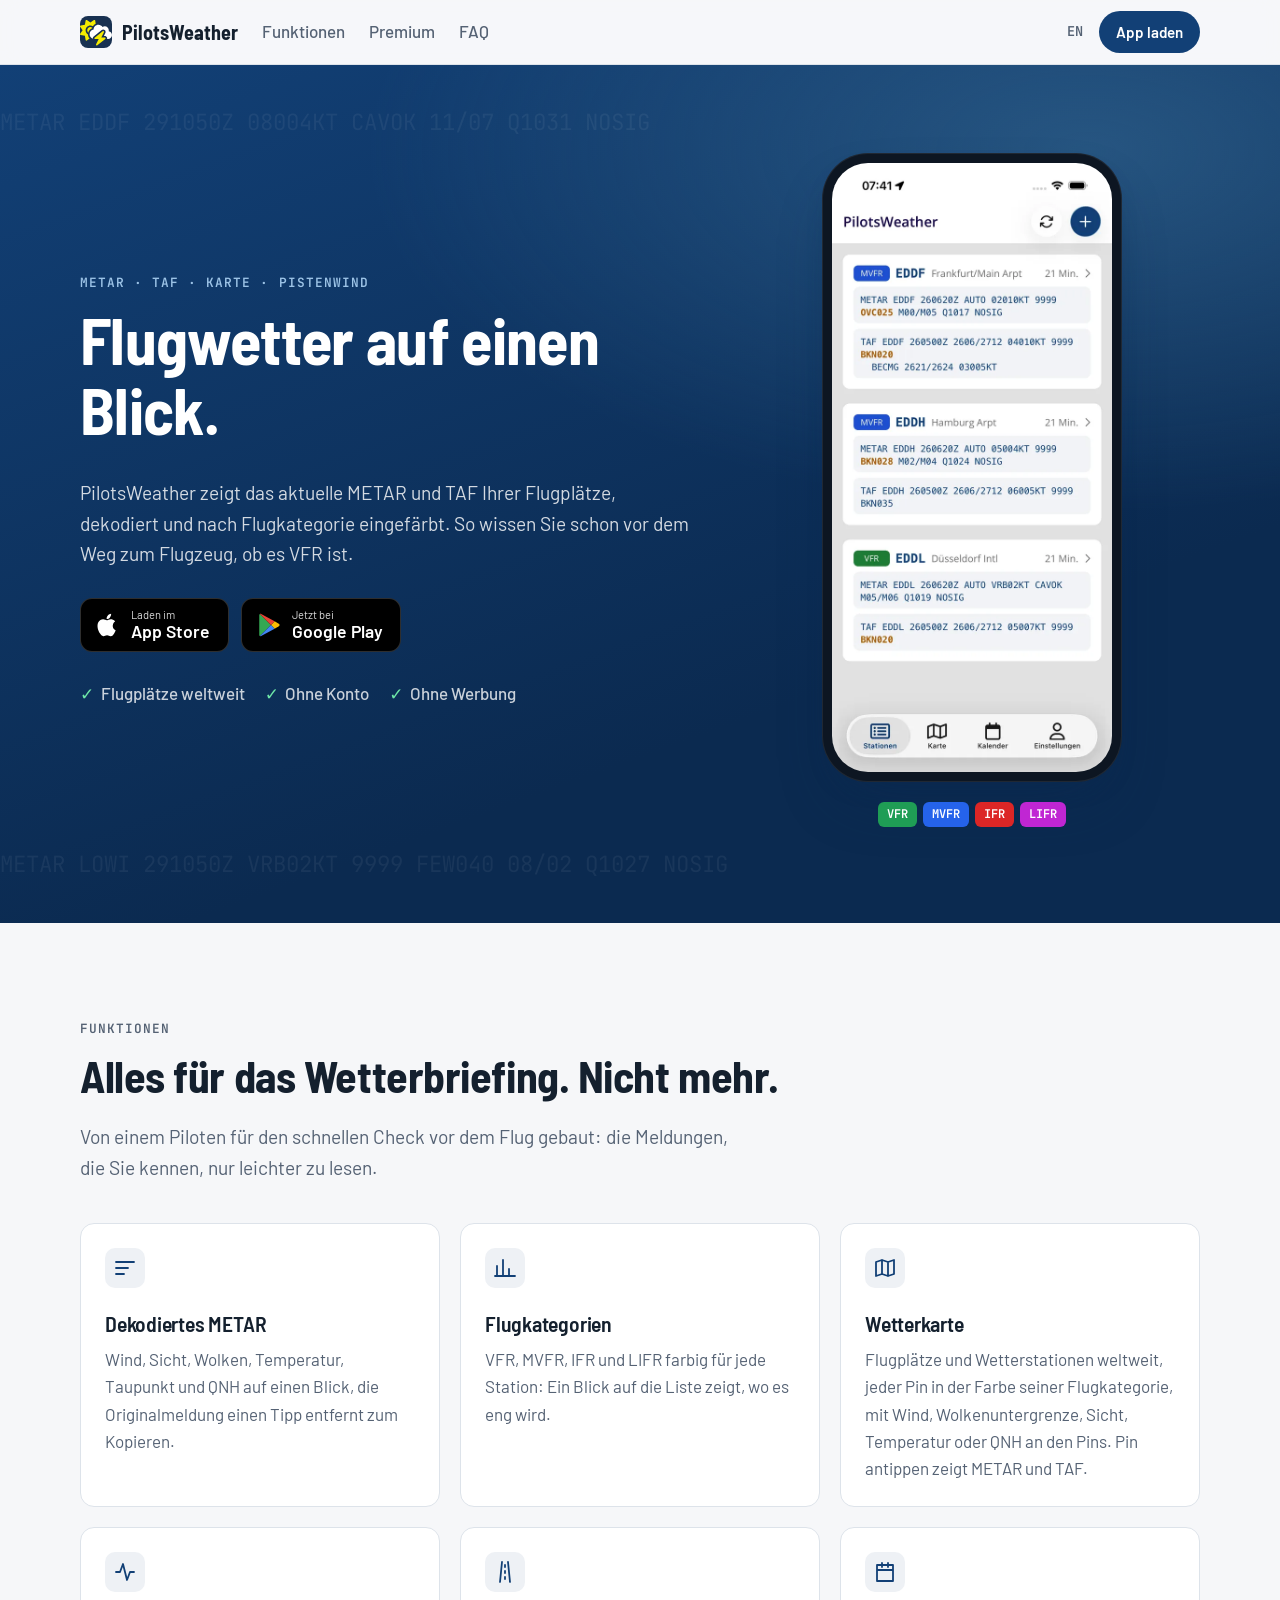
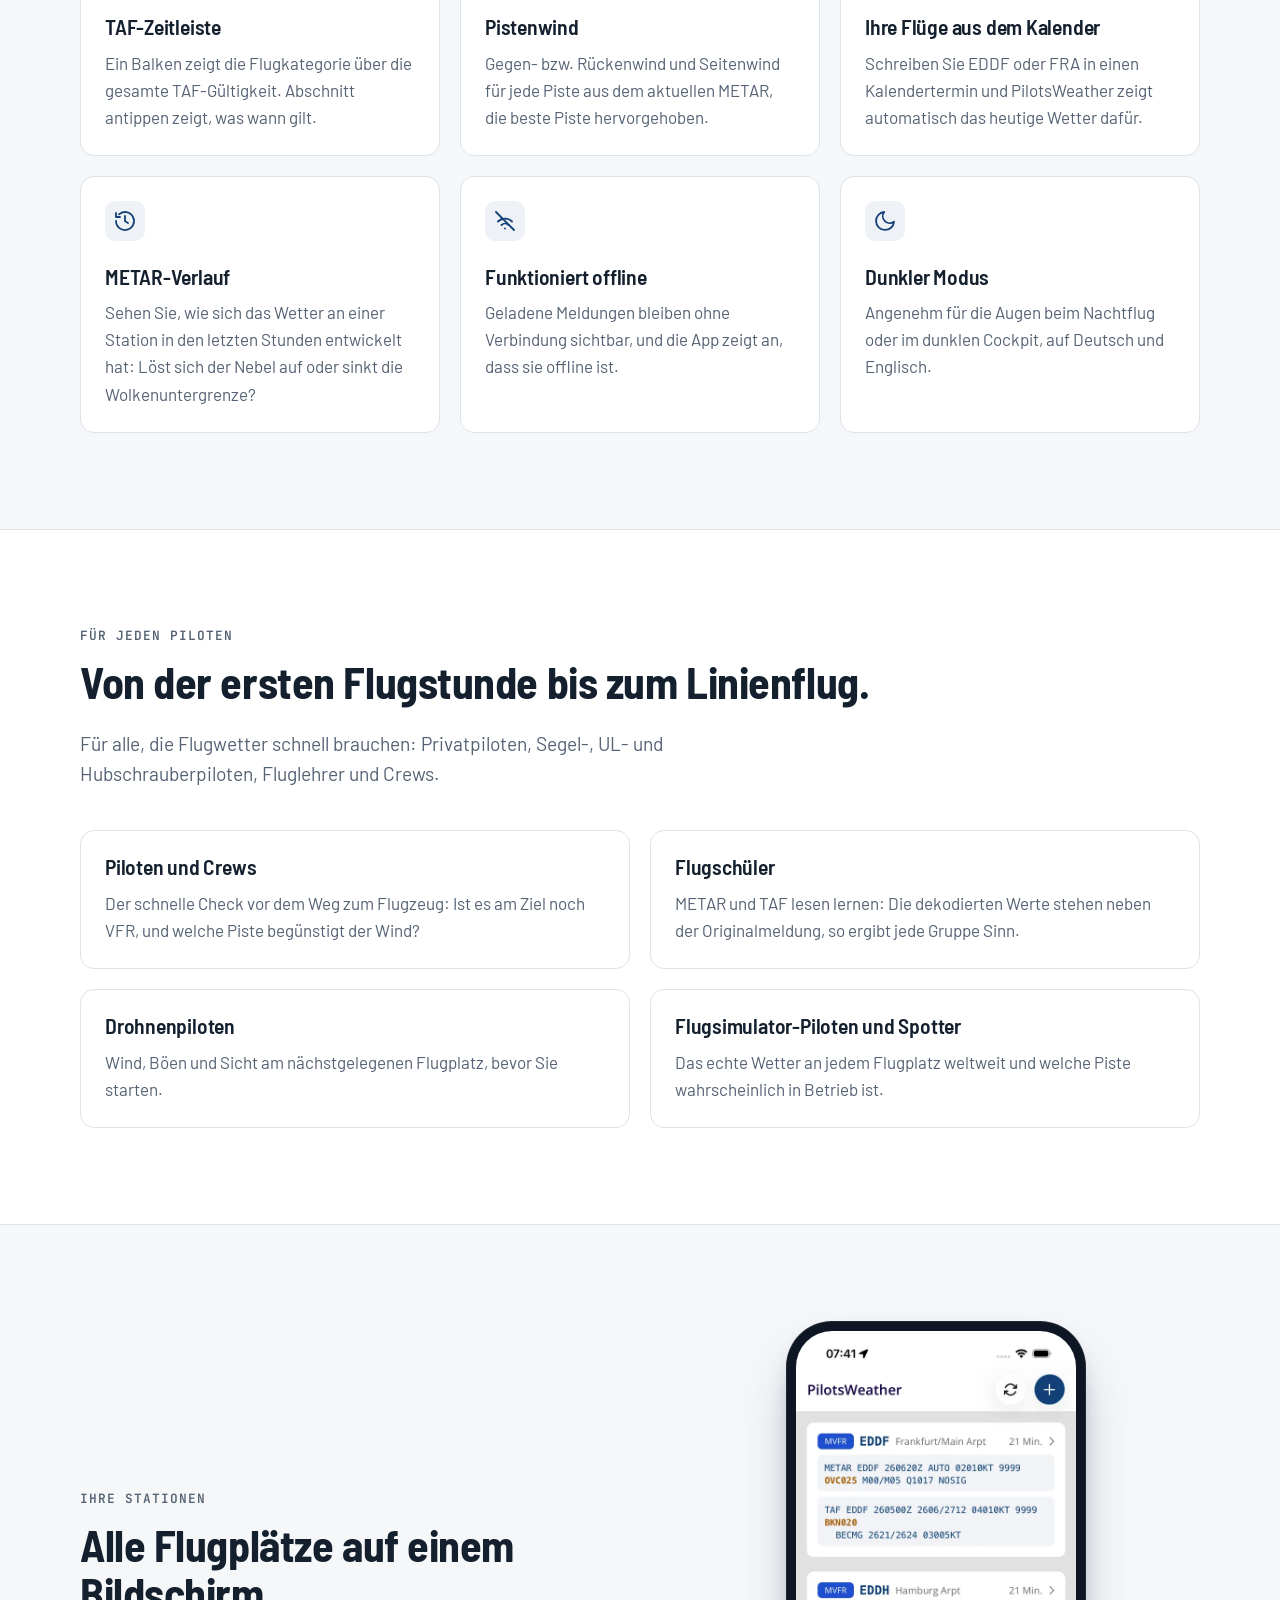
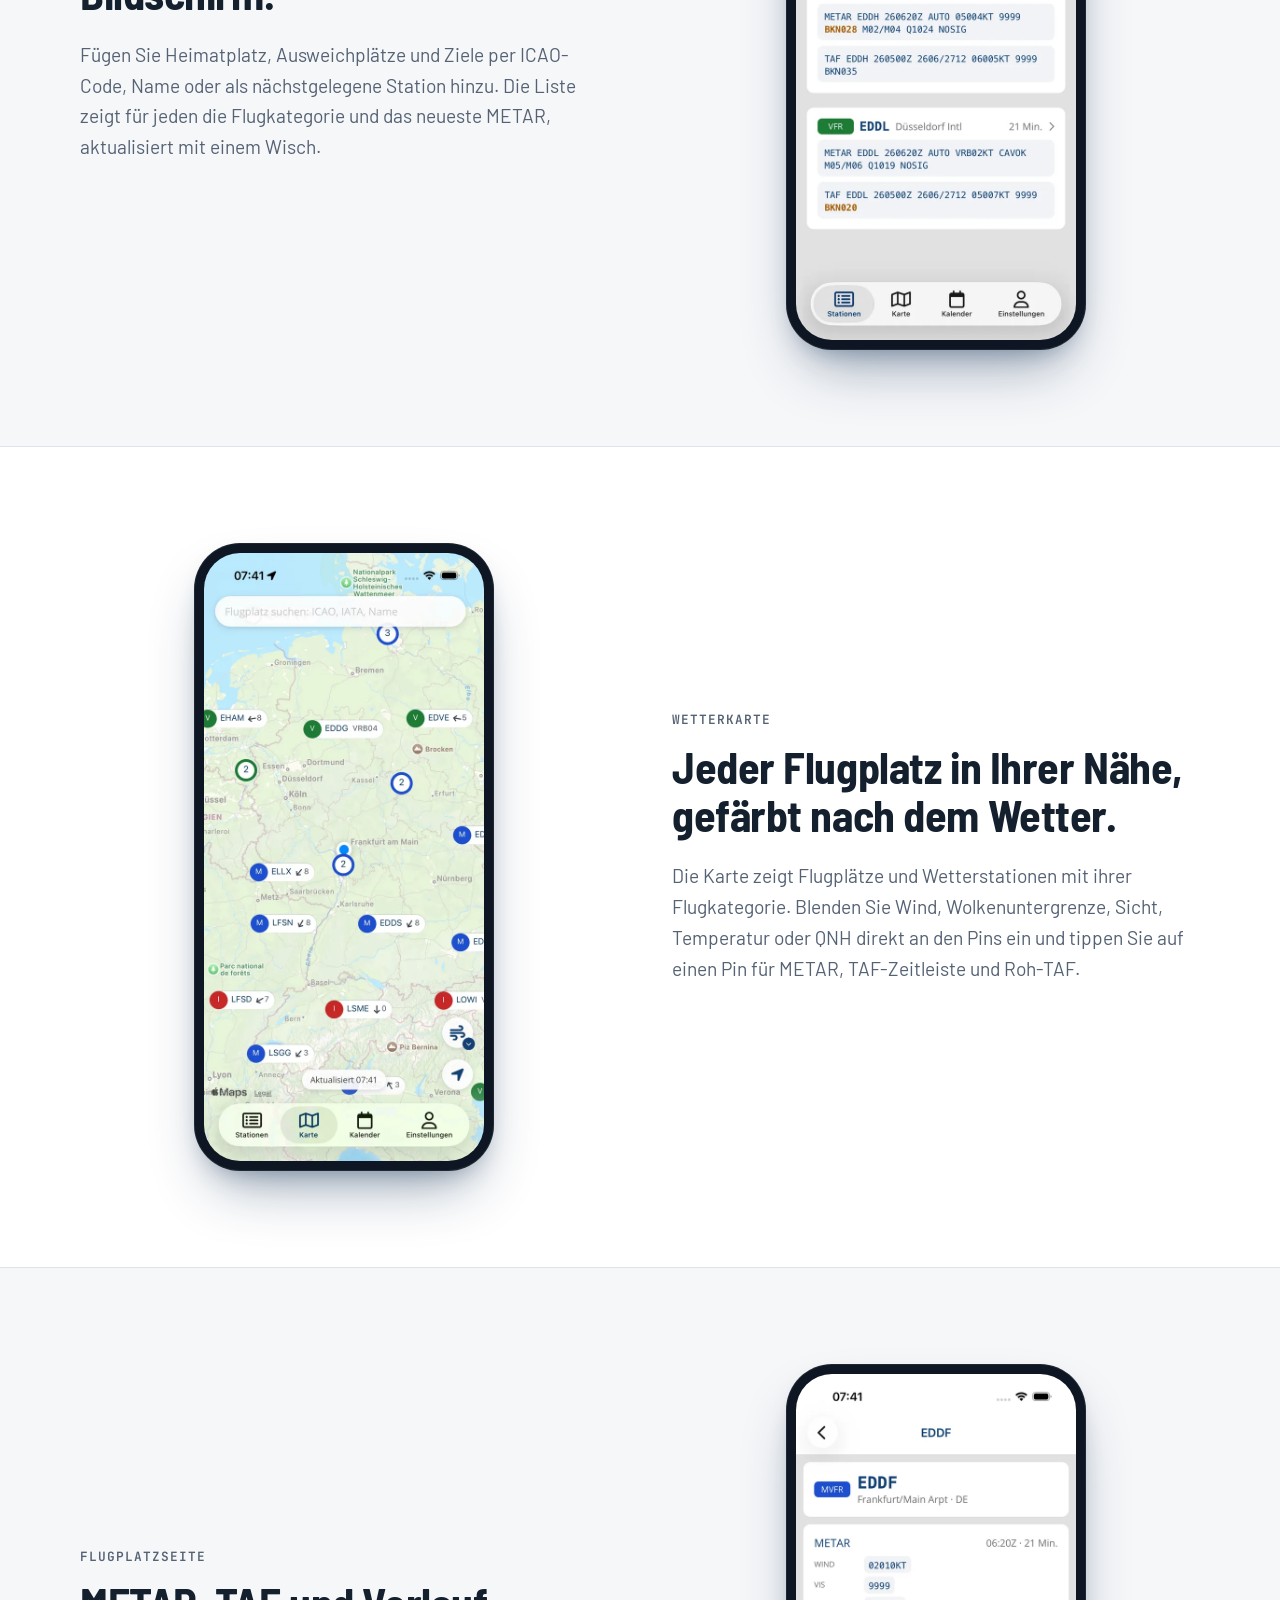
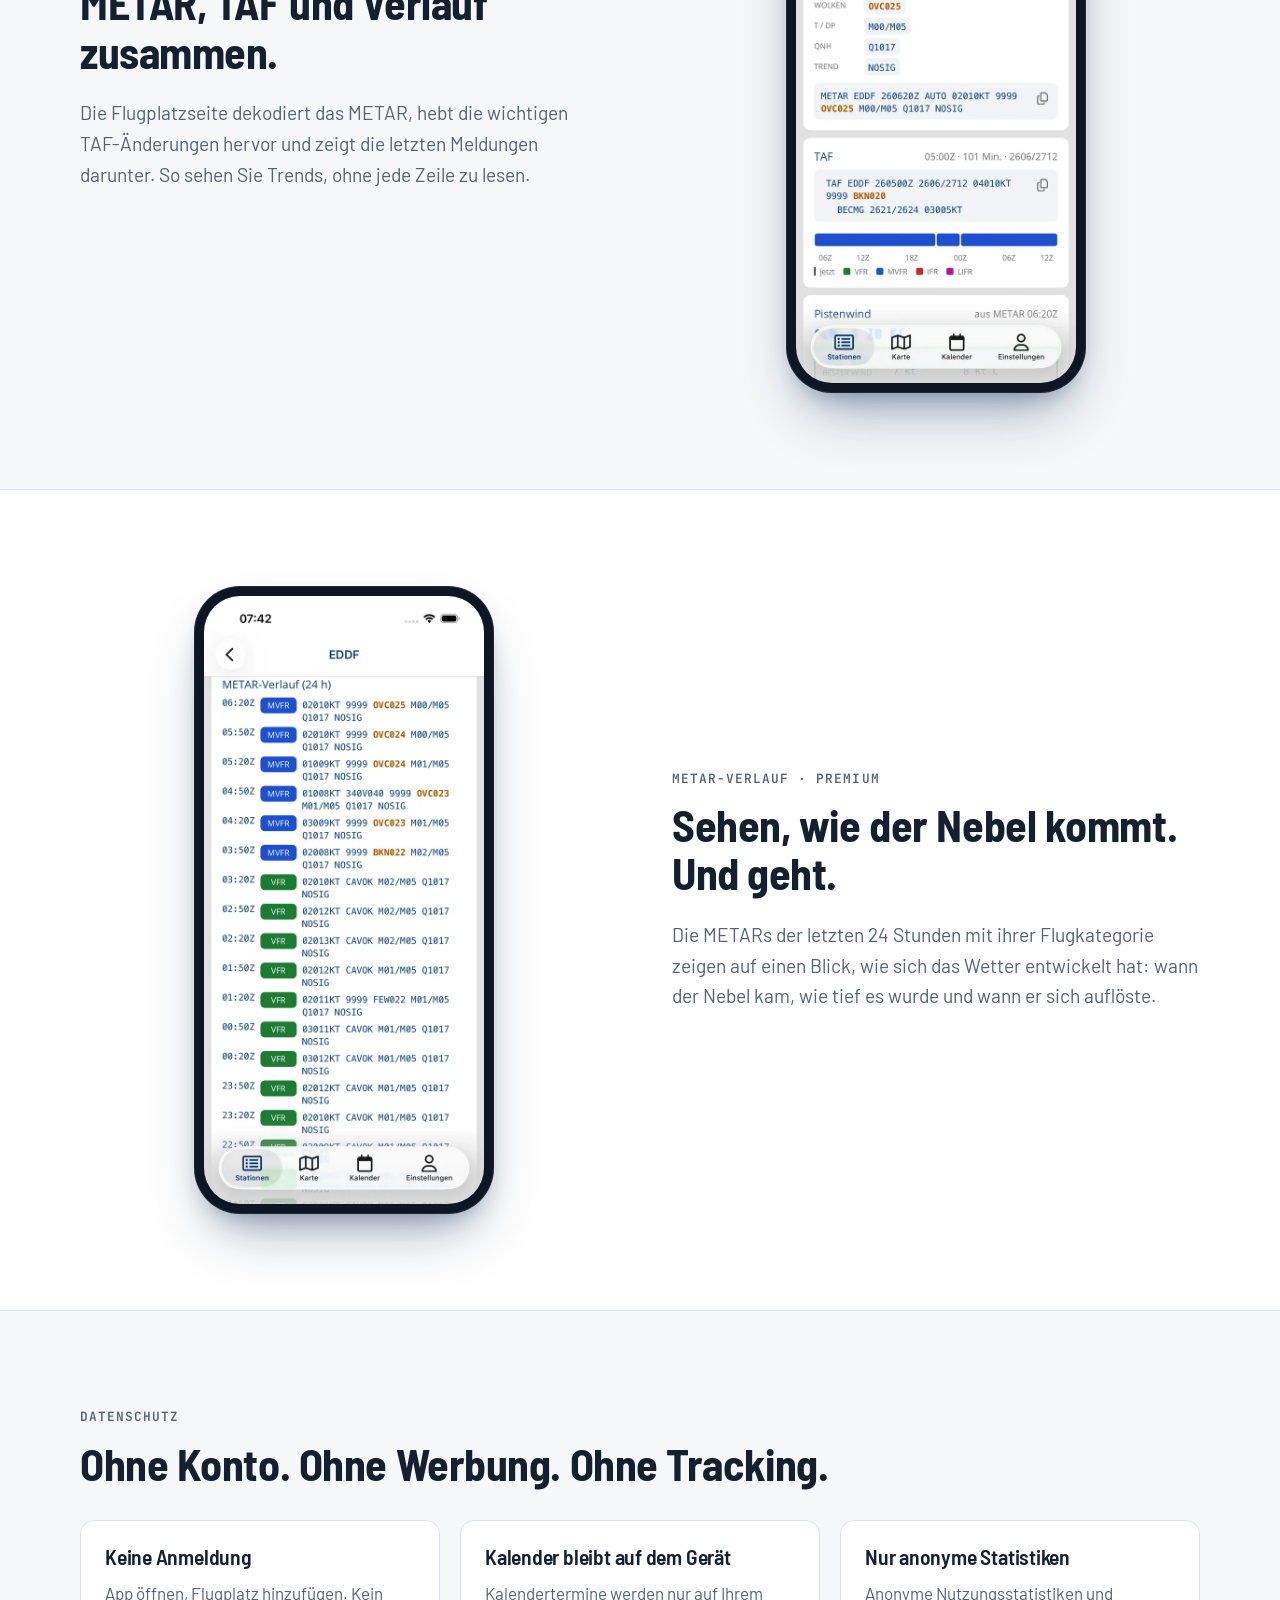
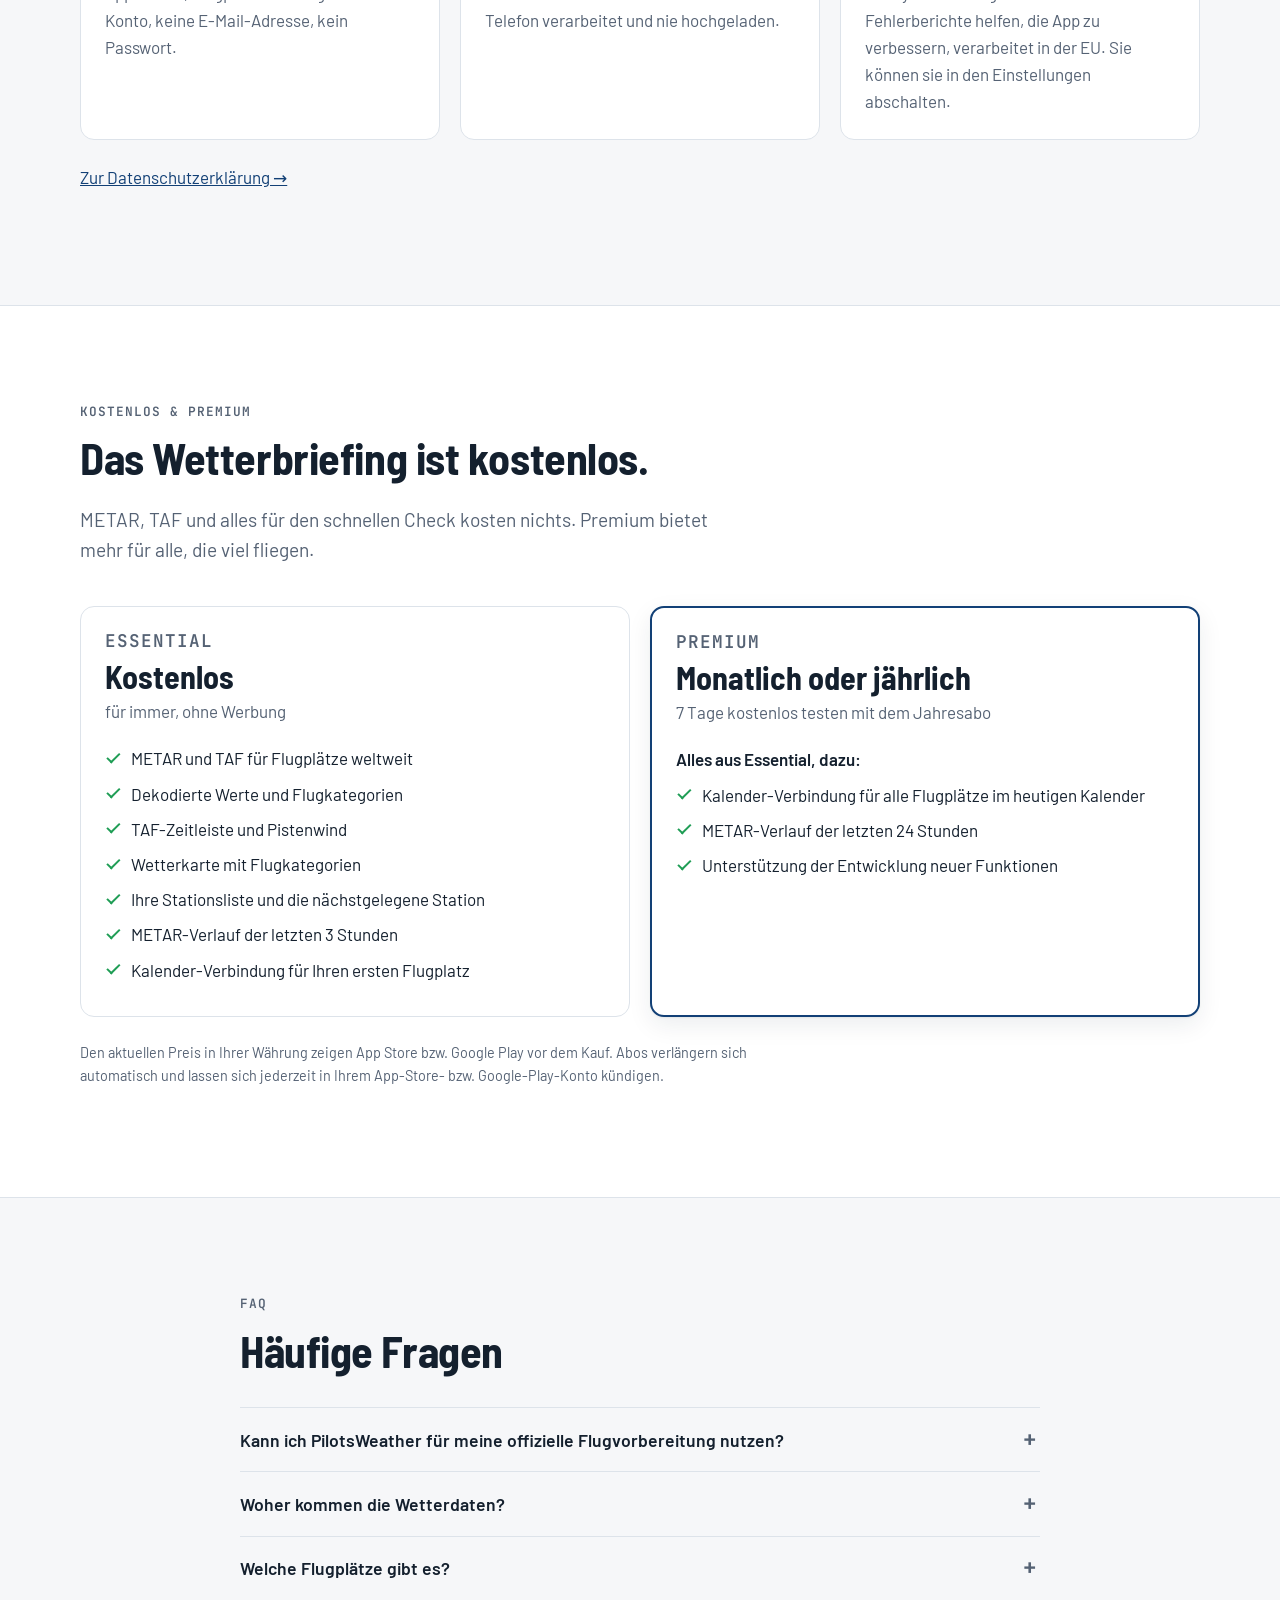
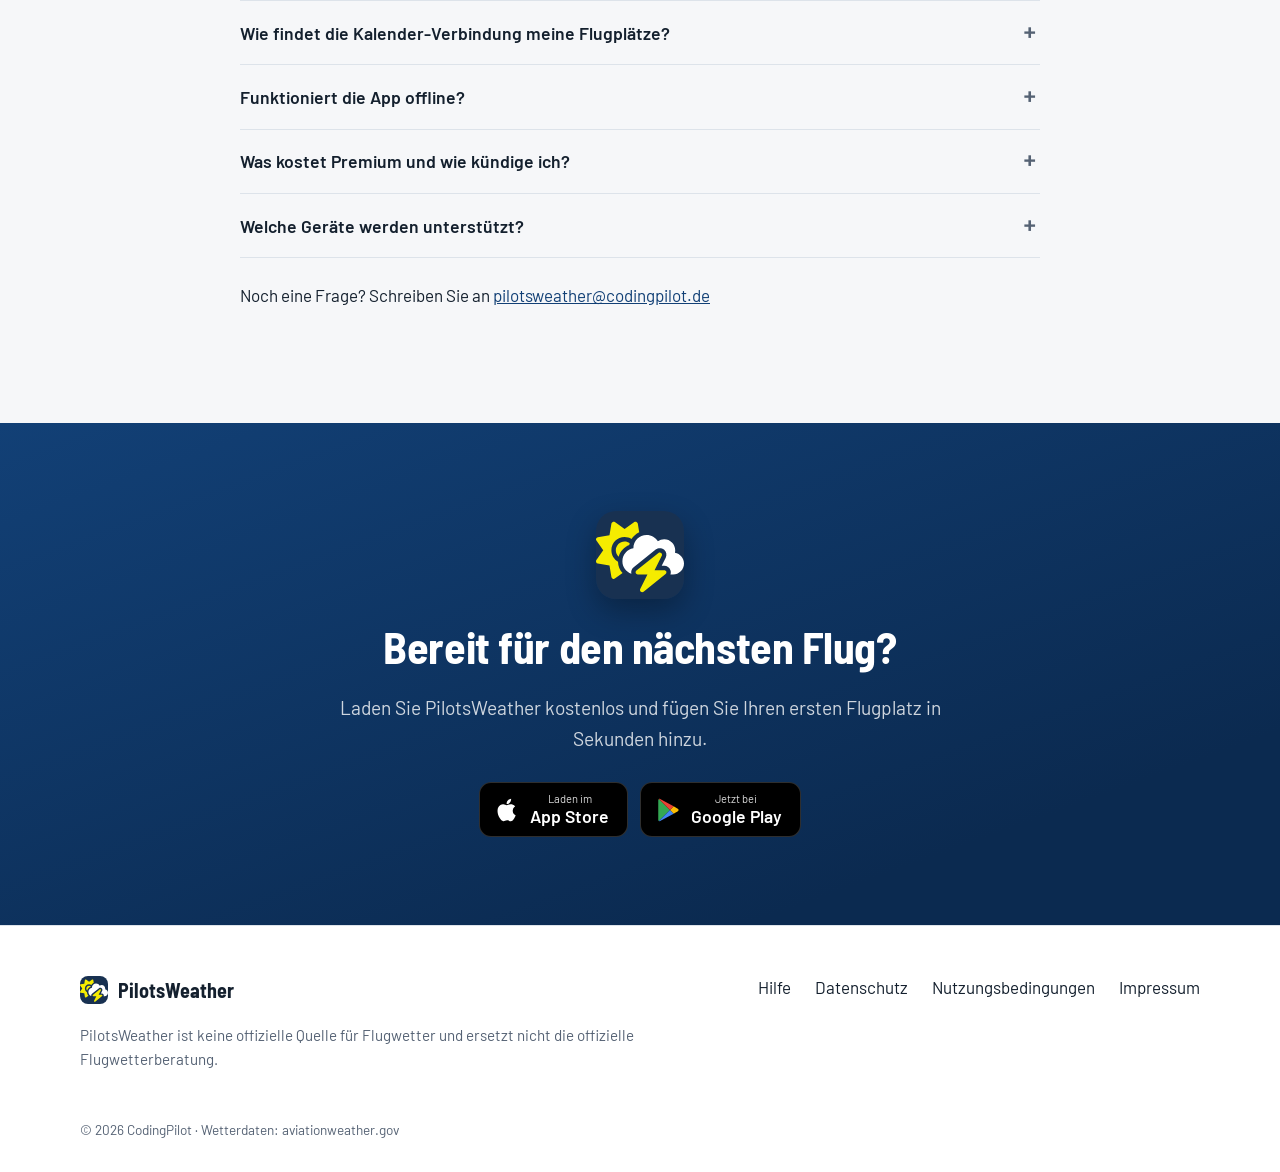
<file: de/index.html>
<!DOCTYPE html><html lang="de" data-astro-cid-5hce7sga> <head><meta charset="utf-8"><meta name="viewport" content="width=device-width, initial-scale=1"><title>PilotsWeather – METAR &amp; TAF für Piloten | iPhone &amp; Android</title><meta name="description" content="Dekodierte METAR und TAF für Flugplätze weltweit, Flugkategorien auf der Karte, TAF-Zeitleiste, Pistenwind und das Wetter für jeden Flugplatz in Ihrem Kalender. Für Piloten, Flugschüler und Luftfahrtbegeisterte. Ohne Konto, ohne Werbung."><link rel="canonical" href="https://pilotsweather.codingpilot.de/de/"><link rel="alternate" hreflang="en" href="https://pilotsweather.codingpilot.de/"><link rel="alternate" hreflang="de" href="https://pilotsweather.codingpilot.de/de/"><link rel="alternate" hreflang="x-default" href="https://pilotsweather.codingpilot.de/"><link rel="icon" href="/favicon.svg" type="image/svg+xml"><link rel="apple-touch-icon" href="/apple-touch-icon.png"><meta name="theme-color" content="#124076"><meta property="og:type" content="website"><meta property="og:title" content="PilotsWeather – METAR &#38; TAF für Piloten | iPhone &#38; Android"><meta property="og:description" content="Dekodierte METAR und TAF für Flugplätze weltweit, Flugkategorien auf der Karte, TAF-Zeitleiste, Pistenwind und das Wetter für jeden Flugplatz in Ihrem Kalender. Für Piloten, Flugschüler und Luftfahrtbegeisterte. Ohne Konto, ohne Werbung."><meta property="og:url" content="https://pilotsweather.codingpilot.de/de/"><meta property="og:image" content="https://pilotsweather.codingpilot.de/og-image.png"><meta name="apple-itunes-app" content="app-id=6479964087"><script type="application/ld+json">{"@context":"https://schema.org","@type":"MobileApplication","name":"PilotsWeather","operatingSystem":"iOS 15.0+, Android 7.0+","applicationCategory":"WeatherApplication","inLanguage":["en","de"],"description":"Dekodierte METAR und TAF für Flugplätze weltweit, Flugkategorien auf der Karte, TAF-Zeitleiste, Pistenwind und das Wetter für jeden Flugplatz in Ihrem Kalender. Für Piloten, Flugschüler und Luftfahrtbegeisterte. Ohne Konto, ohne Werbung.","offers":{"@type":"Offer","price":"0","priceCurrency":"EUR"},"installUrl":["https://apps.apple.com/app/pilotsweather-metar-and-taf/id6479964087","https://play.google.com/store/apps/details?id=com.codingpilot.pilotsweather"],"author":{"@type":"Organization","name":"CodingPilot"}}</script><script>
    if (location.hash === '#/privacy') location.replace('/privacy/');
    else if (location.hash === '#/terms') location.replace('/terms/');
  </script><link rel="stylesheet" href="/_astro/index.WuVf8rKL.css">
<link rel="stylesheet" href="/_astro/index.BCwgi3Vc.css"></head> <body data-astro-cid-5hce7sga> <a class="skip-link" href="#main" data-astro-cid-5hce7sga>Zum Inhalt springen</a> <header class="site-header" data-astro-cid-5hce7sga> <div class="container site-header__inner" data-astro-cid-5hce7sga> <a class="brand" href="/de/" data-astro-cid-5hce7sga> <img src="/app-icon.svg" alt="" width="32" height="32" data-astro-cid-5hce7sga> <span data-astro-cid-5hce7sga>PilotsWeather</span> </a> <nav class="site-nav" aria-label="Hauptnavigation" data-astro-cid-5hce7sga> <a href="/de/#features" data-astro-cid-5hce7sga>Funktionen</a> <a href="/de/#pro" data-astro-cid-5hce7sga>Premium</a> <a href="/de/#faq" data-astro-cid-5hce7sga>FAQ</a> </nav> <div class="site-header__actions" data-astro-cid-5hce7sga> <a class="lang-switch" href="/" hreflang="en" lang="en" data-astro-cid-5hce7sga>EN</a> <a class="btn btn--primary btn--small" href="/de/#download" data-astro-cid-5hce7sga>App laden</a> </div> </div> </header> <main id="main" data-astro-cid-5hce7sga>     <section class="hero" data-astro-cid-xhaoqxbd> <div class="hero__metar mono" aria-hidden="true" data-astro-cid-xhaoqxbd> <span data-astro-cid-xhaoqxbd>METAR EDDF 291050Z 08004KT CAVOK 11/07 Q1031 NOSIG</span> <span data-astro-cid-xhaoqxbd>METAR LOWI 291050Z VRB02KT 9999 FEW040 08/02 Q1027 NOSIG</span> </div> <div class="container hero__inner" data-astro-cid-xhaoqxbd> <div class="hero__copy" data-astro-cid-xhaoqxbd> <p class="eyebrow hero__eyebrow" data-astro-cid-xhaoqxbd>METAR · TAF · Karte · Pistenwind</p> <h1 data-astro-cid-xhaoqxbd>Flugwetter auf einen Blick.</h1> <p class="lead hero__lead" data-astro-cid-xhaoqxbd>PilotsWeather zeigt das aktuelle METAR und TAF Ihrer Flugplätze, dekodiert und nach Flugkategorie eingefärbt. So wissen Sie schon vor dem Weg zum Flugzeug, ob es VFR ist.</p> <div class="store-buttons"> <a class="store-button" href="https://apps.apple.com/app/pilotsweather-metar-and-taf/id6479964087?pt=126889393&ct=website-de-hero&mt=8" rel="noopener"> <svg viewBox="0 0 24 24" fill="currentColor" aria-hidden="true"> <path d="M16.37 12.62c-.03-2.6 2.13-3.86 2.23-3.92-1.22-1.78-3.11-2.02-3.78-2.05-1.6-.17-3.13.95-3.95.95-.82 0-2.07-.93-3.4-.9-1.75.02-3.37 1.02-4.27 2.58-1.83 3.17-.47 7.86 1.3 10.43.87 1.26 1.9 2.67 3.25 2.62 1.31-.05 1.8-.84 3.38-.84 1.57 0 2.02.84 3.4.81 1.4-.02 2.29-1.27 3.15-2.54 1-1.46 1.4-2.87 1.42-2.95-.03-.01-2.71-1.04-2.73-4.19ZM13.8 4.98c.71-.87 1.2-2.07 1.07-3.27-1.03.04-2.29.69-3.03 1.55-.66.77-1.25 2-1.09 3.18 1.15.09 2.33-.58 3.05-1.46Z"></path> </svg> <span><small>Laden im</small><strong>App Store</strong></span> </a> <a class="store-button" href="https://play.google.com/store/apps/details?id=com.codingpilot.pilotsweather&referrer=utm_source%3Dwebsite%26utm_medium%3Dhero%26utm_campaign%3Dwebsite-de-hero" rel="noopener"> <svg viewBox="0 0 24 24" aria-hidden="true"> <path fill="#34a853" d="M3.6 1.8 13.8 12 3.6 22.2c-.37-.2-.6-.6-.6-1.08V2.88c0-.48.23-.88.6-1.08Z"></path> <path fill="#fbbc04" d="m17.2 8.6-3.4 3.4 3.4 3.4 3.83-2.18c.98-.56.98-1.88 0-2.44L17.2 8.6Z"></path> <path fill="#4285f4" d="M13.8 12 3.6 22.2c.33.18.75.18 1.15-.04L17.2 15.4 13.8 12Z"></path> <path fill="#ea4335" d="M3.6 1.8c.33-.18.75-.18 1.15.04L17.2 8.6 13.8 12 3.6 1.8Z"></path> </svg> <span><small>Jetzt bei</small><strong>Google Play</strong></span> </a> </div> <ul class="hero__chips" data-astro-cid-xhaoqxbd> <li data-astro-cid-xhaoqxbd>Flugplätze weltweit</li><li data-astro-cid-xhaoqxbd>Ohne Konto</li><li data-astro-cid-xhaoqxbd>Ohne Werbung</li> </ul> </div> <div class="hero__visual" data-astro-cid-xhaoqxbd> <div class="phone" data-astro-cid-i45gwdcj> <picture data-astro-cid-i45gwdcj> <source srcset="/_astro/granted_dark_free_03_stations.D6JFY6GP_ZpgioW.webp" media="(prefers-color-scheme: dark)" data-astro-cid-i45gwdcj> <img src="/_astro/granted_light_free_03_stations.Bsc4MzMT_25SPlM.webp" width="600" height="1304" alt="PilotsWeather-Stationsliste mit METAR, Flugkategorien und TAF" loading="eager" decoding="async" data-astro-cid-i45gwdcj> </picture> </div>  <div class="cat-legend mono" aria-hidden="true" data-astro-cid-xhaoqxbd> <span class="cat cat--vfr" data-astro-cid-xhaoqxbd>VFR</span> <span class="cat cat--mvfr" data-astro-cid-xhaoqxbd>MVFR</span> <span class="cat cat--ifr" data-astro-cid-xhaoqxbd>IFR</span> <span class="cat cat--lifr" data-astro-cid-xhaoqxbd>LIFR</span> </div> </div> </div> </section> <section class="section" id="features" data-astro-cid-xhaoqxbd> <div class="container" data-astro-cid-xhaoqxbd> <p class="eyebrow" data-astro-cid-xhaoqxbd>Funktionen</p> <h2 data-astro-cid-xhaoqxbd>Alles für das Wetterbriefing. Nicht mehr.</h2> <p class="lead" data-astro-cid-xhaoqxbd>Von einem Piloten für den schnellen Check vor dem Flug gebaut: die Meldungen, die Sie kennen, nur leichter zu lesen.</p> <div class="grid grid--3 features" data-astro-cid-xhaoqxbd> <article class="card feature" data-astro-cid-xhaoqxbd> <svg class="feature__icon" viewBox="0 0 24 24" aria-hidden="true" data-astro-cid-xhaoqxbd> <path d="M3 6h18M3 12h12M3 18h8" data-astro-cid-xhaoqxbd></path> </svg> <h3 data-astro-cid-xhaoqxbd>Dekodiertes METAR</h3> <p data-astro-cid-xhaoqxbd>Wind, Sicht, Wolken, Temperatur, Taupunkt und QNH auf einen Blick, die Originalmeldung einen Tipp entfernt zum Kopieren.</p> </article><article class="card feature" data-astro-cid-xhaoqxbd> <svg class="feature__icon" viewBox="0 0 24 24" aria-hidden="true" data-astro-cid-xhaoqxbd> <path d="M4 20V10M10 20V4M16 20v-7M22 20H2" data-astro-cid-xhaoqxbd></path> </svg> <h3 data-astro-cid-xhaoqxbd>Flugkategorien</h3> <p data-astro-cid-xhaoqxbd>VFR, MVFR, IFR und LIFR farbig für jede Station: Ein Blick auf die Liste zeigt, wo es eng wird.</p> </article><article class="card feature" data-astro-cid-xhaoqxbd> <svg class="feature__icon" viewBox="0 0 24 24" aria-hidden="true" data-astro-cid-xhaoqxbd> <path d="M9 4 3 6v14l6-2 6 2 6-2V4l-6 2-6-2zM9 4v14M15 6v14" data-astro-cid-xhaoqxbd></path> </svg> <h3 data-astro-cid-xhaoqxbd>Wetterkarte</h3> <p data-astro-cid-xhaoqxbd>Flugplätze und Wetterstationen weltweit, jeder Pin in der Farbe seiner Flugkategorie, mit Wind, Wolkenuntergrenze, Sicht, Temperatur oder QNH an den Pins. Pin antippen zeigt METAR und TAF.</p> </article><article class="card feature" data-astro-cid-xhaoqxbd> <svg class="feature__icon" viewBox="0 0 24 24" aria-hidden="true" data-astro-cid-xhaoqxbd> <path d="M3 12h4l3-8 4 16 3-8h4" data-astro-cid-xhaoqxbd></path> </svg> <h3 data-astro-cid-xhaoqxbd>TAF-Zeitleiste</h3> <p data-astro-cid-xhaoqxbd>Ein Balken zeigt die Flugkategorie über die gesamte TAF-Gültigkeit. Abschnitt antippen zeigt, was wann gilt.</p> </article><article class="card feature" data-astro-cid-xhaoqxbd> <svg class="feature__icon" viewBox="0 0 24 24" aria-hidden="true" data-astro-cid-xhaoqxbd> <path d="M9 2 7 22M15 2l2 20M12 5v2M12 11v2M12 17v2" data-astro-cid-xhaoqxbd></path> </svg> <h3 data-astro-cid-xhaoqxbd>Pistenwind</h3> <p data-astro-cid-xhaoqxbd>Gegen- bzw. Rückenwind und Seitenwind für jede Piste aus dem aktuellen METAR, die beste Piste hervorgehoben.</p> </article><article class="card feature" data-astro-cid-xhaoqxbd> <svg class="feature__icon" viewBox="0 0 24 24" aria-hidden="true" data-astro-cid-xhaoqxbd> <path d="M4 5h16v16H4zM4 10h16M9 3v4M15 3v4" data-astro-cid-xhaoqxbd></path> </svg> <h3 data-astro-cid-xhaoqxbd>Ihre Flüge aus dem Kalender</h3> <p data-astro-cid-xhaoqxbd>Schreiben Sie EDDF oder FRA in einen Kalendertermin und PilotsWeather zeigt automatisch das heutige Wetter dafür.</p> </article><article class="card feature" data-astro-cid-xhaoqxbd> <svg class="feature__icon" viewBox="0 0 24 24" aria-hidden="true" data-astro-cid-xhaoqxbd> <path d="M3 12a9 9 0 1 0 3-6.7M3 4v4h4M12 7v5l3 2" data-astro-cid-xhaoqxbd></path> </svg> <h3 data-astro-cid-xhaoqxbd>METAR-Verlauf</h3> <p data-astro-cid-xhaoqxbd>Sehen Sie, wie sich das Wetter an einer Station in den letzten Stunden entwickelt hat: Löst sich der Nebel auf oder sinkt die Wolkenuntergrenze?</p> </article><article class="card feature" data-astro-cid-xhaoqxbd> <svg class="feature__icon" viewBox="0 0 24 24" aria-hidden="true" data-astro-cid-xhaoqxbd> <path d="M5 12.5a10 10 0 0 1 14 0M8.5 16a5 5 0 0 1 7 0M12 19.5h.01M3 3l18 18" data-astro-cid-xhaoqxbd></path> </svg> <h3 data-astro-cid-xhaoqxbd>Funktioniert offline</h3> <p data-astro-cid-xhaoqxbd>Geladene Meldungen bleiben ohne Verbindung sichtbar, und die App zeigt an, dass sie offline ist.</p> </article><article class="card feature" data-astro-cid-xhaoqxbd> <svg class="feature__icon" viewBox="0 0 24 24" aria-hidden="true" data-astro-cid-xhaoqxbd> <path d="M21 12.8A9 9 0 1 1 11.2 3a7 7 0 0 0 9.8 9.8z" data-astro-cid-xhaoqxbd></path> </svg> <h3 data-astro-cid-xhaoqxbd>Dunkler Modus</h3> <p data-astro-cid-xhaoqxbd>Angenehm für die Augen beim Nachtflug oder im dunklen Cockpit, auf Deutsch und Englisch.</p> </article> </div> </div> </section> <section class="section section--alt" id="audience" data-astro-cid-xhaoqxbd> <div class="container" data-astro-cid-xhaoqxbd> <p class="eyebrow" data-astro-cid-xhaoqxbd>Für jeden Piloten</p> <h2 data-astro-cid-xhaoqxbd>Von der ersten Flugstunde bis zum Linienflug.</h2> <p class="lead" data-astro-cid-xhaoqxbd>Für alle, die Flugwetter schnell brauchen: Privatpiloten, Segel-, UL- und Hubschrauberpiloten, Fluglehrer und Crews.</p> <div class="grid grid--2 audience" data-astro-cid-xhaoqxbd> <article class="card" data-astro-cid-xhaoqxbd> <h3 data-astro-cid-xhaoqxbd>Piloten und Crews</h3> <p data-astro-cid-xhaoqxbd>Der schnelle Check vor dem Weg zum Flugzeug: Ist es am Ziel noch VFR, und welche Piste begünstigt der Wind?</p> </article><article class="card" data-astro-cid-xhaoqxbd> <h3 data-astro-cid-xhaoqxbd>Flugschüler</h3> <p data-astro-cid-xhaoqxbd>METAR und TAF lesen lernen: Die dekodierten Werte stehen neben der Originalmeldung, so ergibt jede Gruppe Sinn.</p> </article><article class="card" data-astro-cid-xhaoqxbd> <h3 data-astro-cid-xhaoqxbd>Drohnenpiloten</h3> <p data-astro-cid-xhaoqxbd>Wind, Böen und Sicht am nächstgelegenen Flugplatz, bevor Sie starten.</p> </article><article class="card" data-astro-cid-xhaoqxbd> <h3 data-astro-cid-xhaoqxbd>Flugsimulator-Piloten und Spotter</h3> <p data-astro-cid-xhaoqxbd>Das echte Wetter an jedem Flugplatz weltweit und welche Piste wahrscheinlich in Betrieb ist.</p> </article> </div> </div> </section> <section class="section showcase" data-astro-cid-xhaoqxbd> <div class="container showcase__inner" data-astro-cid-xhaoqxbd> <div class="showcase__copy" data-astro-cid-xhaoqxbd> <p class="eyebrow" data-astro-cid-xhaoqxbd>Ihre Stationen</p> <h2 data-astro-cid-xhaoqxbd>Alle Flugplätze auf einem Bildschirm.</h2> <p class="lead" data-astro-cid-xhaoqxbd>Fügen Sie Heimatplatz, Ausweichplätze und Ziele per ICAO-Code, Name oder als nächstgelegene Station hinzu. Die Liste zeigt für jeden die Flugkategorie und das neueste METAR, aktualisiert mit einem Wisch.</p> </div> <div class="phone" data-astro-cid-i45gwdcj> <picture data-astro-cid-i45gwdcj> <source srcset="/_astro/granted_dark_free_03_stations.D6JFY6GP_ZpgioW.webp" media="(prefers-color-scheme: dark)" data-astro-cid-i45gwdcj> <img src="/_astro/granted_light_free_03_stations.Bsc4MzMT_25SPlM.webp" width="600" height="1304" alt="Liste gespeicherter Stationen mit Flugkategorien" loading="lazy" decoding="async" data-astro-cid-i45gwdcj> </picture> </div>  </div> </section><section class="section showcase section--alt showcase--flip" data-astro-cid-xhaoqxbd> <div class="container showcase__inner" data-astro-cid-xhaoqxbd> <div class="showcase__copy" data-astro-cid-xhaoqxbd> <p class="eyebrow" data-astro-cid-xhaoqxbd>Wetterkarte</p> <h2 data-astro-cid-xhaoqxbd>Jeder Flugplatz in Ihrer Nähe, gefärbt nach dem Wetter.</h2> <p class="lead" data-astro-cid-xhaoqxbd>Die Karte zeigt Flugplätze und Wetterstationen mit ihrer Flugkategorie. Blenden Sie Wind, Wolkenuntergrenze, Sicht, Temperatur oder QNH direkt an den Pins ein und tippen Sie auf einen Pin für METAR, TAF-Zeitleiste und Roh-TAF.</p> </div> <div class="phone" data-astro-cid-i45gwdcj> <picture data-astro-cid-i45gwdcj> <source srcset="/_astro/granted_dark_free_10_map.titFtpMw_Z2qQemh.webp" media="(prefers-color-scheme: dark)" data-astro-cid-i45gwdcj> <img src="/_astro/granted_light_free_10_map.56N1htWm_Z1RWCa4.webp" width="600" height="1304" alt="Wetterkarte von Deutschland mit Flugplätzen nach Flugkategorie gefärbt und Wind an den Pins" loading="lazy" decoding="async" data-astro-cid-i45gwdcj> </picture> </div>  </div> </section><section class="section showcase" data-astro-cid-xhaoqxbd> <div class="container showcase__inner" data-astro-cid-xhaoqxbd> <div class="showcase__copy" data-astro-cid-xhaoqxbd> <p class="eyebrow" data-astro-cid-xhaoqxbd>Flugplatzseite</p> <h2 data-astro-cid-xhaoqxbd>METAR, TAF und Verlauf zusammen.</h2> <p class="lead" data-astro-cid-xhaoqxbd>Die Flugplatzseite dekodiert das METAR, hebt die wichtigen TAF-Änderungen hervor und zeigt die letzten Meldungen darunter. So sehen Sie Trends, ohne jede Zeile zu lesen.</p> </div> <div class="phone" data-astro-cid-i45gwdcj> <picture data-astro-cid-i45gwdcj> <source srcset="/_astro/granted_dark_free_07_station_detail.BScb3Mkc_1GCIoL.webp" media="(prefers-color-scheme: dark)" data-astro-cid-i45gwdcj> <img src="/_astro/granted_light_free_07_station_detail.OVki4TY5_Z1G2DQN.webp" width="600" height="1304" alt="Flugplatzseite für EDDF mit dekodiertem METAR, TAF und METAR-Verlauf" loading="lazy" decoding="async" data-astro-cid-i45gwdcj> </picture> </div>  </div> </section><section class="section showcase section--alt showcase--flip" data-astro-cid-xhaoqxbd> <div class="container showcase__inner" data-astro-cid-xhaoqxbd> <div class="showcase__copy" data-astro-cid-xhaoqxbd> <p class="eyebrow" data-astro-cid-xhaoqxbd>METAR-Verlauf · Premium</p> <h2 data-astro-cid-xhaoqxbd>Sehen, wie der Nebel kommt. Und geht.</h2> <p class="lead" data-astro-cid-xhaoqxbd>Die METARs der letzten 24 Stunden mit ihrer Flugkategorie zeigen auf einen Blick, wie sich das Wetter entwickelt hat: wann der Nebel kam, wie tief es wurde und wann er sich auflöste.</p> </div> <div class="phone" data-astro-cid-i45gwdcj> <picture data-astro-cid-i45gwdcj>  <img src="/_astro/granted_light_premium_08_history.N2-t1gPn_z6NSt.webp" width="600" height="1304" alt="METAR-Verlauf der letzten 24 Stunden für EDDF mit LIFR-Nebel am Morgen" loading="lazy" decoding="async" data-astro-cid-i45gwdcj> </picture> </div>  </div> </section><section class="section" id="privacy" data-astro-cid-xhaoqxbd> <div class="container" data-astro-cid-xhaoqxbd> <p class="eyebrow" data-astro-cid-xhaoqxbd>Datenschutz</p> <h2 data-astro-cid-xhaoqxbd>Ohne Konto. Ohne Werbung. Ohne Tracking.</h2> <div class="grid grid--3 privacy" data-astro-cid-xhaoqxbd> <article class="card" data-astro-cid-xhaoqxbd> <h3 data-astro-cid-xhaoqxbd>Keine Anmeldung</h3> <p data-astro-cid-xhaoqxbd>App öffnen, Flugplatz hinzufügen. Kein Konto, keine E-Mail-Adresse, kein Passwort.</p> </article><article class="card" data-astro-cid-xhaoqxbd> <h3 data-astro-cid-xhaoqxbd>Kalender bleibt auf dem Gerät</h3> <p data-astro-cid-xhaoqxbd>Kalendertermine werden nur auf Ihrem Telefon verarbeitet und nie hochgeladen.</p> </article><article class="card" data-astro-cid-xhaoqxbd> <h3 data-astro-cid-xhaoqxbd>Nur anonyme Statistiken</h3> <p data-astro-cid-xhaoqxbd>Anonyme Nutzungsstatistiken und Fehlerberichte helfen, die App zu verbessern, verarbeitet in der EU. Sie können sie in den Einstellungen abschalten.</p> </article> </div> <p data-astro-cid-xhaoqxbd><a href="/de/datenschutz/" data-astro-cid-xhaoqxbd>Zur Datenschutzerklärung →</a></p> </div> </section> <section class="section section--alt" id="pro" data-astro-cid-xhaoqxbd> <div class="container" data-astro-cid-xhaoqxbd> <p class="eyebrow" data-astro-cid-xhaoqxbd>Kostenlos &amp; Premium</p> <h2 data-astro-cid-xhaoqxbd>Das Wetterbriefing ist kostenlos.</h2> <p class="lead" data-astro-cid-xhaoqxbd>METAR, TAF und alles für den schnellen Check kosten nichts. Premium bietet mehr für alle, die viel fliegen.</p> <div class="grid grid--2 plans" data-astro-cid-xhaoqxbd> <article class="card plan" data-astro-cid-xhaoqxbd> <h3 data-astro-cid-xhaoqxbd>Essential</h3> <p class="plan__price" data-astro-cid-xhaoqxbd>Kostenlos</p> <p class="plan__note" data-astro-cid-xhaoqxbd>für immer, ohne Werbung</p> <ul class="checks" data-astro-cid-xhaoqxbd> <li data-astro-cid-xhaoqxbd>METAR und TAF für Flugplätze weltweit</li><li data-astro-cid-xhaoqxbd>Dekodierte Werte und Flugkategorien</li><li data-astro-cid-xhaoqxbd>TAF-Zeitleiste und Pistenwind</li><li data-astro-cid-xhaoqxbd>Wetterkarte mit Flugkategorien</li><li data-astro-cid-xhaoqxbd>Ihre Stationsliste und die nächstgelegene Station</li><li data-astro-cid-xhaoqxbd>METAR-Verlauf der letzten 3 Stunden</li><li data-astro-cid-xhaoqxbd>Kalender-Verbindung für Ihren ersten Flugplatz</li> </ul> </article> <article class="card plan plan--premium" data-astro-cid-xhaoqxbd> <h3 data-astro-cid-xhaoqxbd>Premium</h3> <p class="plan__price" data-astro-cid-xhaoqxbd>Monatlich oder jährlich</p> <p class="plan__note" data-astro-cid-xhaoqxbd>7 Tage kostenlos testen mit dem Jahresabo</p> <p class="plan__intro" data-astro-cid-xhaoqxbd>Alles aus Essential, dazu:</p> <ul class="checks" data-astro-cid-xhaoqxbd> <li data-astro-cid-xhaoqxbd>Kalender-Verbindung für alle Flugplätze im heutigen Kalender</li><li data-astro-cid-xhaoqxbd>METAR-Verlauf der letzten 24 Stunden</li><li data-astro-cid-xhaoqxbd>Unterstützung der Entwicklung neuer Funktionen</li> </ul> </article> </div> <p class="plans__footnote" data-astro-cid-xhaoqxbd>Den aktuellen Preis in Ihrer Währung zeigen App Store bzw. Google Play vor dem Kauf. Abos verlängern sich automatisch und lassen sich jederzeit in Ihrem App-Store- bzw. Google-Play-Konto kündigen.</p> </div> </section> <section class="section" id="faq" data-astro-cid-xhaoqxbd> <div class="container faq" data-astro-cid-xhaoqxbd> <p class="eyebrow" data-astro-cid-xhaoqxbd>FAQ</p> <h2 data-astro-cid-xhaoqxbd>Häufige Fragen</h2> <div class="faq__list" data-astro-cid-xhaoqxbd> <details class="faq__item" data-astro-cid-xhaoqxbd> <summary data-astro-cid-xhaoqxbd>Kann ich PilotsWeather für meine offizielle Flugvorbereitung nutzen?</summary> <p data-astro-cid-xhaoqxbd>Nein. PilotsWeather ist ein schneller Überblick und ersetzt nicht die für Ihren Flug vorgeschriebene offizielle Wetterberatung. Prüfen Sie vor dem Flug immer die offiziellen Quellen.</p> </details><details class="faq__item" data-astro-cid-xhaoqxbd> <summary data-astro-cid-xhaoqxbd>Woher kommen die Wetterdaten?</summary> <p data-astro-cid-xhaoqxbd>METAR und TAF stammen vom Aviation Weather Center des US-Wetterdienstes (aviationweather.gov), das Meldungen von Flugplätzen weltweit veröffentlicht. Die Pistendaten stammen von OurAirports.</p> </details><details class="faq__item" data-astro-cid-xhaoqxbd> <summary data-astro-cid-xhaoqxbd>Welche Flugplätze gibt es?</summary> <p data-astro-cid-xhaoqxbd>Jeden Flugplatz weltweit, der ein METAR oder TAF veröffentlicht. Suchen Sie per ICAO-Code oder Name, finden Sie ihn auf der Karte, oder lassen Sie die App die nächstgelegene Station finden.</p> </details><details class="faq__item" data-astro-cid-xhaoqxbd> <summary data-astro-cid-xhaoqxbd>Wie findet die Kalender-Verbindung meine Flugplätze?</summary> <p data-astro-cid-xhaoqxbd>Wählen Sie in den Einstellungen einen Kalender und schreiben Sie den ICAO- oder IATA-Code des Flugplatzes (z. B. EDDF oder FRA) in den Titel des Termins. PilotsWeather zeigt das Wetter für die Flugplätze der heutigen Termine. Der Kalender wird nur auf Ihrem Telefon gelesen.</p> </details><details class="faq__item" data-astro-cid-xhaoqxbd> <summary data-astro-cid-xhaoqxbd>Funktioniert die App offline?</summary> <p data-astro-cid-xhaoqxbd>Bereits geladene Meldungen bleiben ohne Verbindung sichtbar, und die App zeigt an, dass sie offline ist. Für aktuelles Wetter brauchen Sie eine Internetverbindung.</p> </details><details class="faq__item" data-astro-cid-xhaoqxbd> <summary data-astro-cid-xhaoqxbd>Was kostet Premium und wie kündige ich?</summary> <p data-astro-cid-xhaoqxbd>Premium gibt es monatlich oder jährlich; die App zeigt den aktuellen Preis aus App Store bzw. Google Play. Sie kündigen in den Abo-Einstellungen Ihres Apple- oder Google-Kontos, spätestens 24 Stunden vor Ende des Zeitraums.</p> </details><details class="faq__item" data-astro-cid-xhaoqxbd> <summary data-astro-cid-xhaoqxbd>Welche Geräte werden unterstützt?</summary> <p data-astro-cid-xhaoqxbd>iPhone und iPad ab iOS 15 sowie Android-Telefone ab Android 7.0. Die App gibt es auf Deutsch und Englisch, mit dunklem Modus.</p> </details> </div> <p class="faq__contact" data-astro-cid-xhaoqxbd> Noch eine Frage? Schreiben Sie an <a href="mailto:pilotsweather@codingpilot.de" data-astro-cid-xhaoqxbd>pilotsweather@codingpilot.de</a> </p> </div> </section> <section class="download" id="download" data-astro-cid-xhaoqxbd> <div class="container download__inner" data-astro-cid-xhaoqxbd> <img src="/app-icon.svg" alt="" width="88" height="88" data-astro-cid-xhaoqxbd> <h2 data-astro-cid-xhaoqxbd>Bereit für den nächsten Flug?</h2> <p class="lead" data-astro-cid-xhaoqxbd>Laden Sie PilotsWeather kostenlos und fügen Sie Ihren ersten Flugplatz in Sekunden hinzu.</p> <div class="store-buttons"> <a class="store-button" href="https://apps.apple.com/app/pilotsweather-metar-and-taf/id6479964087?pt=126889393&ct=website-de-download&mt=8" rel="noopener"> <svg viewBox="0 0 24 24" fill="currentColor" aria-hidden="true"> <path d="M16.37 12.62c-.03-2.6 2.13-3.86 2.23-3.92-1.22-1.78-3.11-2.02-3.78-2.05-1.6-.17-3.13.95-3.95.95-.82 0-2.07-.93-3.4-.9-1.75.02-3.37 1.02-4.27 2.58-1.83 3.17-.47 7.86 1.3 10.43.87 1.26 1.9 2.67 3.25 2.62 1.31-.05 1.8-.84 3.38-.84 1.57 0 2.02.84 3.4.81 1.4-.02 2.29-1.27 3.15-2.54 1-1.46 1.4-2.87 1.42-2.95-.03-.01-2.71-1.04-2.73-4.19ZM13.8 4.98c.71-.87 1.2-2.07 1.07-3.27-1.03.04-2.29.69-3.03 1.55-.66.77-1.25 2-1.09 3.18 1.15.09 2.33-.58 3.05-1.46Z"></path> </svg> <span><small>Laden im</small><strong>App Store</strong></span> </a> <a class="store-button" href="https://play.google.com/store/apps/details?id=com.codingpilot.pilotsweather&referrer=utm_source%3Dwebsite%26utm_medium%3Ddownload%26utm_campaign%3Dwebsite-de-download" rel="noopener"> <svg viewBox="0 0 24 24" aria-hidden="true"> <path fill="#34a853" d="M3.6 1.8 13.8 12 3.6 22.2c-.37-.2-.6-.6-.6-1.08V2.88c0-.48.23-.88.6-1.08Z"></path> <path fill="#fbbc04" d="m17.2 8.6-3.4 3.4 3.4 3.4 3.83-2.18c.98-.56.98-1.88 0-2.44L17.2 8.6Z"></path> <path fill="#4285f4" d="M13.8 12 3.6 22.2c.33.18.75.18 1.15-.04L17.2 15.4 13.8 12Z"></path> <path fill="#ea4335" d="M3.6 1.8c.33-.18.75-.18 1.15.04L17.2 8.6 13.8 12 3.6 1.8Z"></path> </svg> <span><small>Jetzt bei</small><strong>Google Play</strong></span> </a> </div> </div> </section>  </main> <footer class="site-footer" data-astro-cid-5hce7sga> <div class="container site-footer__inner" data-astro-cid-5hce7sga> <div data-astro-cid-5hce7sga> <a class="brand" href="/de/" data-astro-cid-5hce7sga> <img src="/app-icon.svg" alt="" width="28" height="28" data-astro-cid-5hce7sga> <span data-astro-cid-5hce7sga>PilotsWeather</span> </a> <p class="site-footer__note" data-astro-cid-5hce7sga>PilotsWeather ist keine offizielle Quelle für Flugwetter und ersetzt nicht die offizielle Flugwetterberatung.</p> </div> <nav class="site-footer__links" aria-label="Rechtliches und Hilfe" data-astro-cid-5hce7sga> <a href="/de/hilfe/" data-astro-cid-5hce7sga>Hilfe</a> <a href="/de/datenschutz/" data-astro-cid-5hce7sga>Datenschutz</a> <a href="/de/nutzungsbedingungen/" data-astro-cid-5hce7sga>Nutzungsbedingungen</a> <a href="/de/impressum/" data-astro-cid-5hce7sga>Impressum</a> </nav> </div> <div class="container" data-astro-cid-5hce7sga> <p class="site-footer__copy" data-astro-cid-5hce7sga>© 2026 CodingPilot · Wetterdaten: aviationweather.gov</p> </div> </footer> </body></html>
</file>
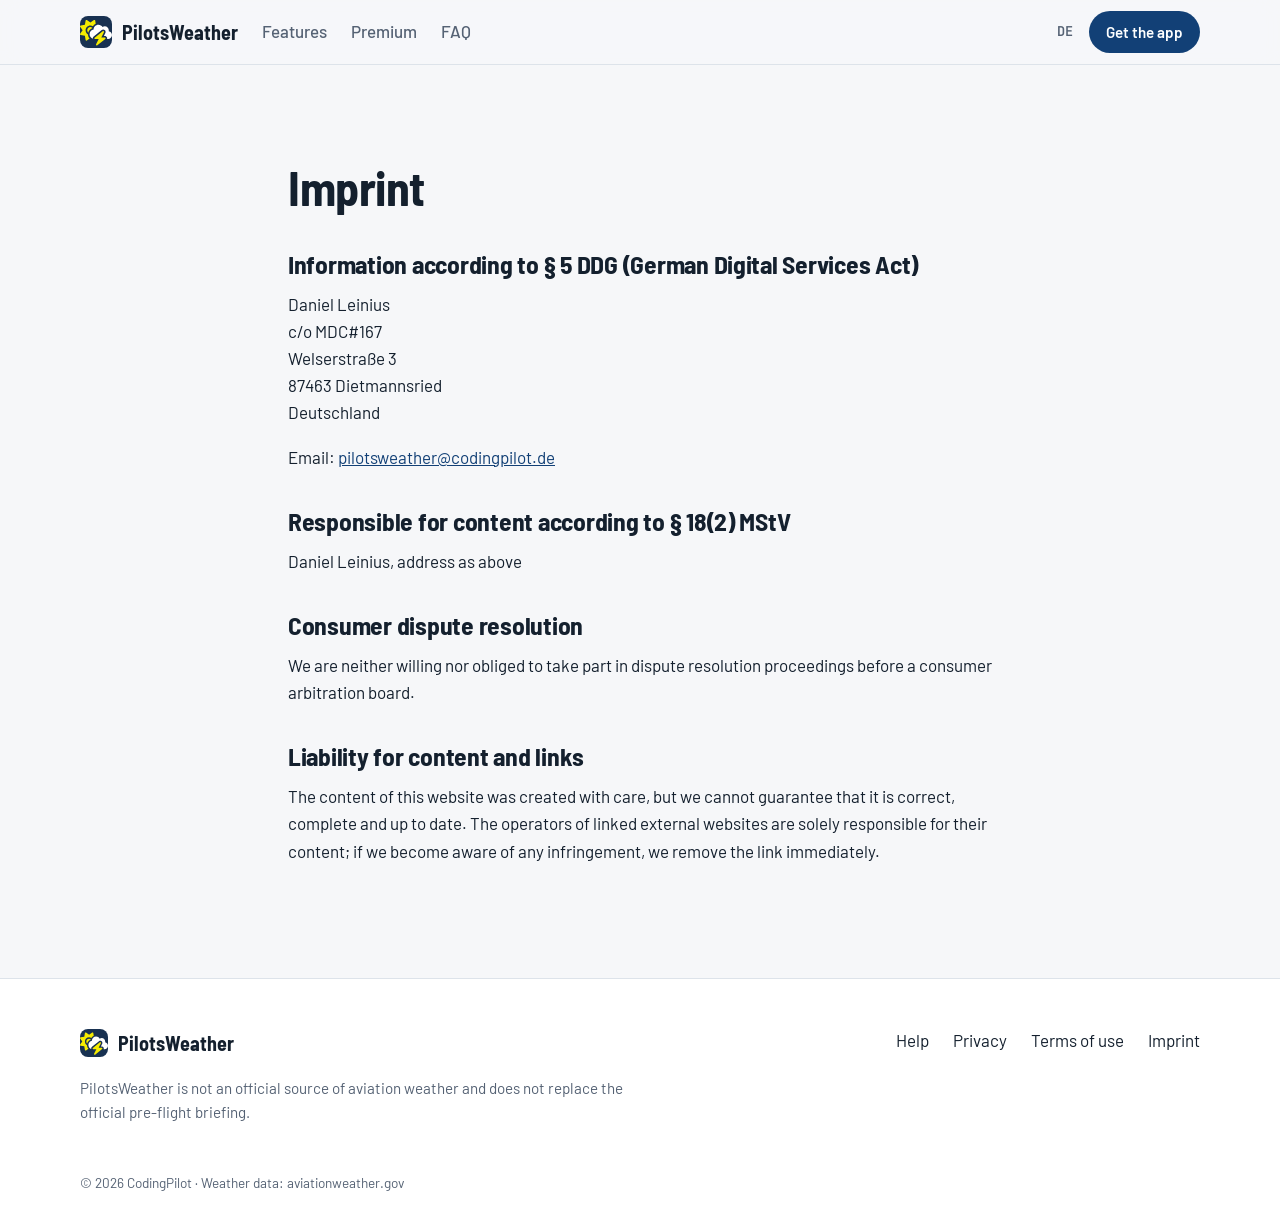
<file: imprint/index.html>
<!DOCTYPE html><html lang="en" data-astro-cid-5hce7sga> <head><meta charset="utf-8"><meta name="viewport" content="width=device-width, initial-scale=1"><title>Imprint – PilotsWeather</title><meta name="description" content="Imprint (legal notice) of PilotsWeather."><link rel="canonical" href="https://pilotsweather.codingpilot.de/imprint/"><link rel="alternate" hreflang="en" href="https://pilotsweather.codingpilot.de/imprint/"><link rel="alternate" hreflang="de" href="https://pilotsweather.codingpilot.de/de/impressum/"><link rel="alternate" hreflang="x-default" href="https://pilotsweather.codingpilot.de/imprint/"><link rel="icon" href="/favicon.svg" type="image/svg+xml"><link rel="apple-touch-icon" href="/apple-touch-icon.png"><meta name="theme-color" content="#124076"><meta property="og:type" content="website"><meta property="og:title" content="Imprint – PilotsWeather"><meta property="og:description" content="Imprint (legal notice) of PilotsWeather."><meta property="og:url" content="https://pilotsweather.codingpilot.de/imprint/"><meta property="og:image" content="https://pilotsweather.codingpilot.de/og-image.png"><meta name="apple-itunes-app" content="app-id=6479964087"><link rel="stylesheet" href="/_astro/index.WuVf8rKL.css">
<style>h1[data-astro-cid-5r5pfnjt]{font-size:clamp(2.2rem,5vw,3rem)}.updated[data-astro-cid-5r5pfnjt]{color:var(--text-muted);font-family:var(--font-mono);font-size:.85rem}
</style></head> <body data-astro-cid-5hce7sga> <a class="skip-link" href="#main" data-astro-cid-5hce7sga>Skip to content</a> <header class="site-header" data-astro-cid-5hce7sga> <div class="container site-header__inner" data-astro-cid-5hce7sga> <a class="brand" href="/" data-astro-cid-5hce7sga> <img src="/app-icon.svg" alt="" width="32" height="32" data-astro-cid-5hce7sga> <span data-astro-cid-5hce7sga>PilotsWeather</span> </a> <nav class="site-nav" aria-label="Main navigation" data-astro-cid-5hce7sga> <a href="/#features" data-astro-cid-5hce7sga>Features</a> <a href="/#pro" data-astro-cid-5hce7sga>Premium</a> <a href="/#faq" data-astro-cid-5hce7sga>FAQ</a> </nav> <div class="site-header__actions" data-astro-cid-5hce7sga> <a class="lang-switch" href="/de/impressum/" hreflang="de" lang="de" data-astro-cid-5hce7sga>DE</a> <a class="btn btn--primary btn--small" href="/#download" data-astro-cid-5hce7sga>Get the app</a> </div> </div> </header> <main id="main" data-astro-cid-5hce7sga>  <section class="section" data-astro-cid-5r5pfnjt> <div class="container prose" data-astro-cid-5r5pfnjt> <h1 data-astro-cid-5r5pfnjt>Imprint</h1>   <h2>Information according to § 5 DDG (German Digital Services Act)</h2> <p>
Daniel Leinius<br>
c/o MDC#167<br>
Welserstraße 3<br>
87463 Dietmannsried<br>
Deutschland
</p> <p>Email: <a href="mailto:pilotsweather@codingpilot.de">pilotsweather@codingpilot.de</a></p> <h2>Responsible for content according to § 18(2) MStV</h2> <p>Daniel Leinius, address as above</p> <h2>Consumer dispute resolution</h2> <p>We are neither willing nor obliged to take part in dispute resolution proceedings before a consumer arbitration board.</p> <h2>Liability for content and links</h2> <p>
The content of this website was created with care, but we cannot guarantee that it is correct, complete and up to
    date. The operators of linked external websites are solely responsible for their content; if we become aware of any
    infringement, we remove the link immediately.
</p>  </div> </section>  </main> <footer class="site-footer" data-astro-cid-5hce7sga> <div class="container site-footer__inner" data-astro-cid-5hce7sga> <div data-astro-cid-5hce7sga> <a class="brand" href="/" data-astro-cid-5hce7sga> <img src="/app-icon.svg" alt="" width="28" height="28" data-astro-cid-5hce7sga> <span data-astro-cid-5hce7sga>PilotsWeather</span> </a> <p class="site-footer__note" data-astro-cid-5hce7sga>PilotsWeather is not an official source of aviation weather and does not replace the official pre-flight briefing.</p> </div> <nav class="site-footer__links" aria-label="Legal and help" data-astro-cid-5hce7sga> <a href="/support/" data-astro-cid-5hce7sga>Help</a> <a href="/privacy/" data-astro-cid-5hce7sga>Privacy</a> <a href="/terms/" data-astro-cid-5hce7sga>Terms of use</a> <a href="/imprint/" data-astro-cid-5hce7sga>Imprint</a> </nav> </div> <div class="container" data-astro-cid-5hce7sga> <p class="site-footer__copy" data-astro-cid-5hce7sga>© 2026 CodingPilot · Weather data: aviationweather.gov</p> </div> </footer> </body></html>
</file>
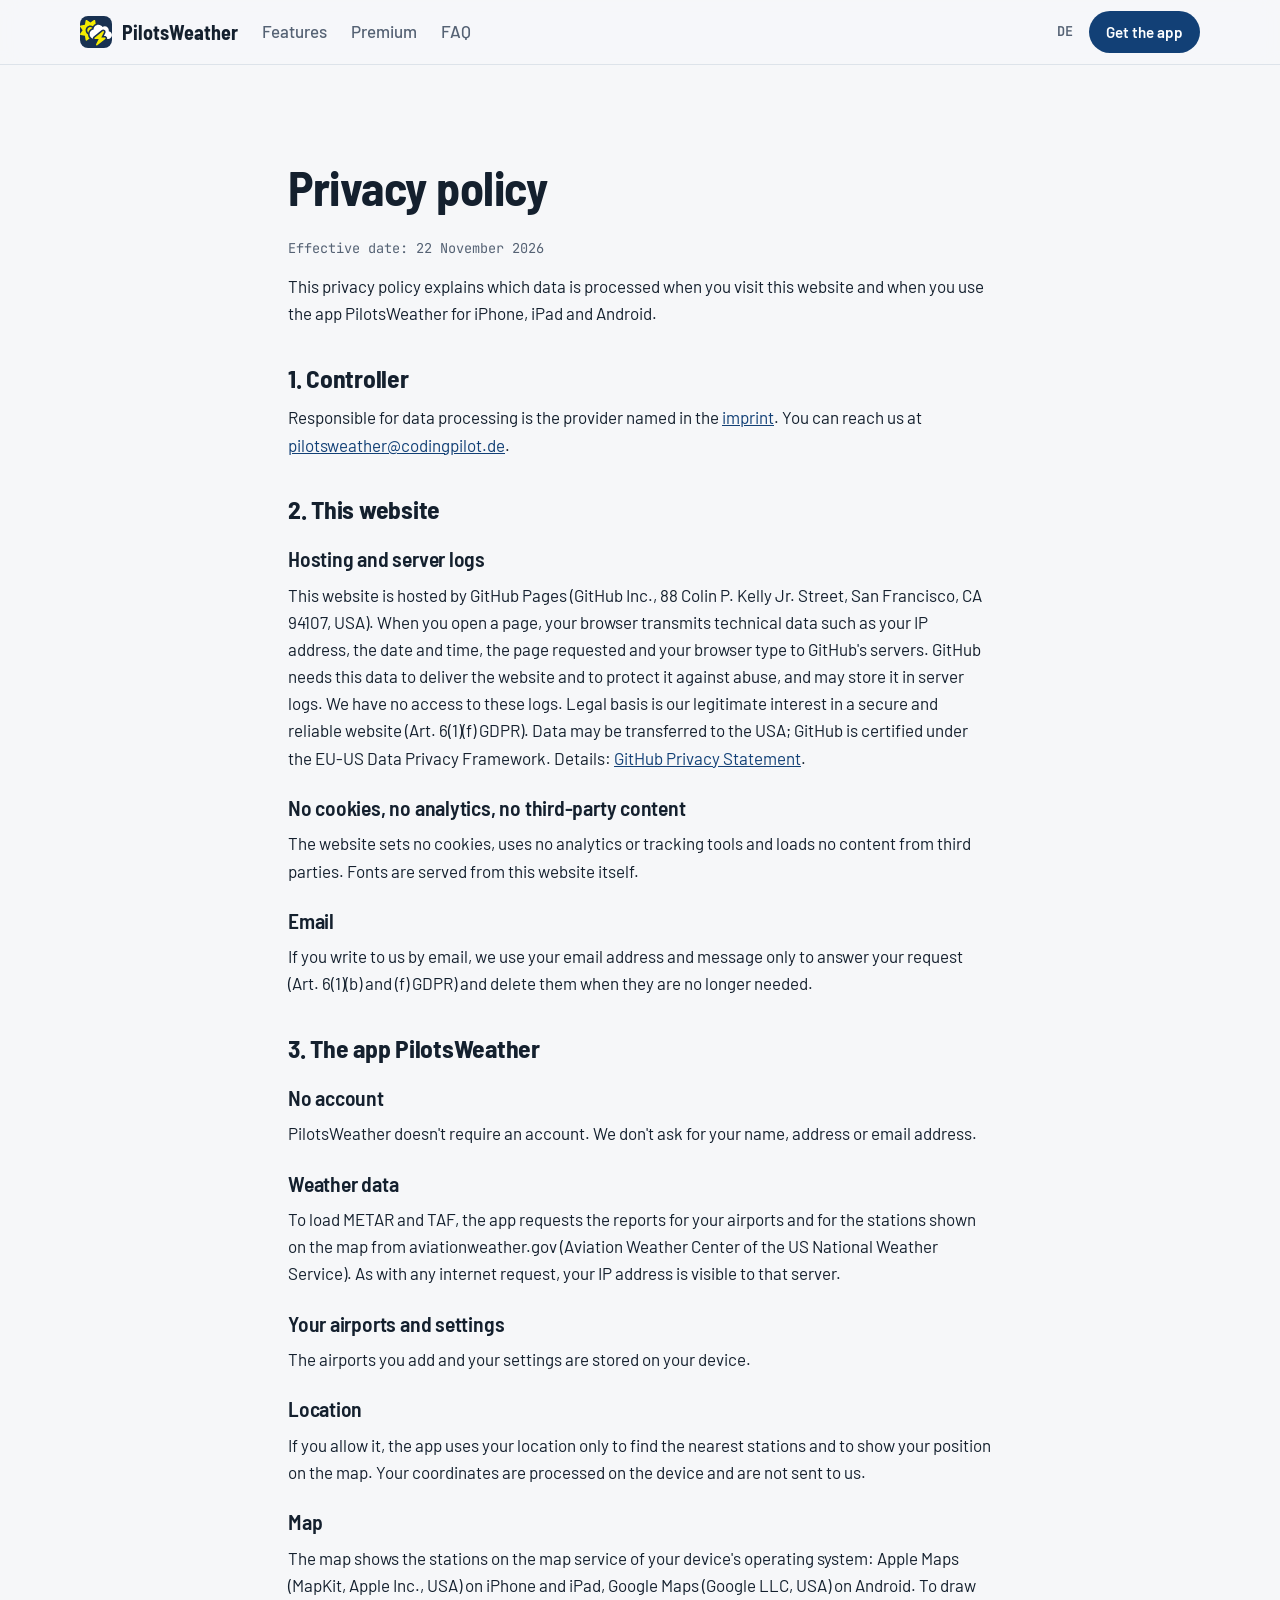
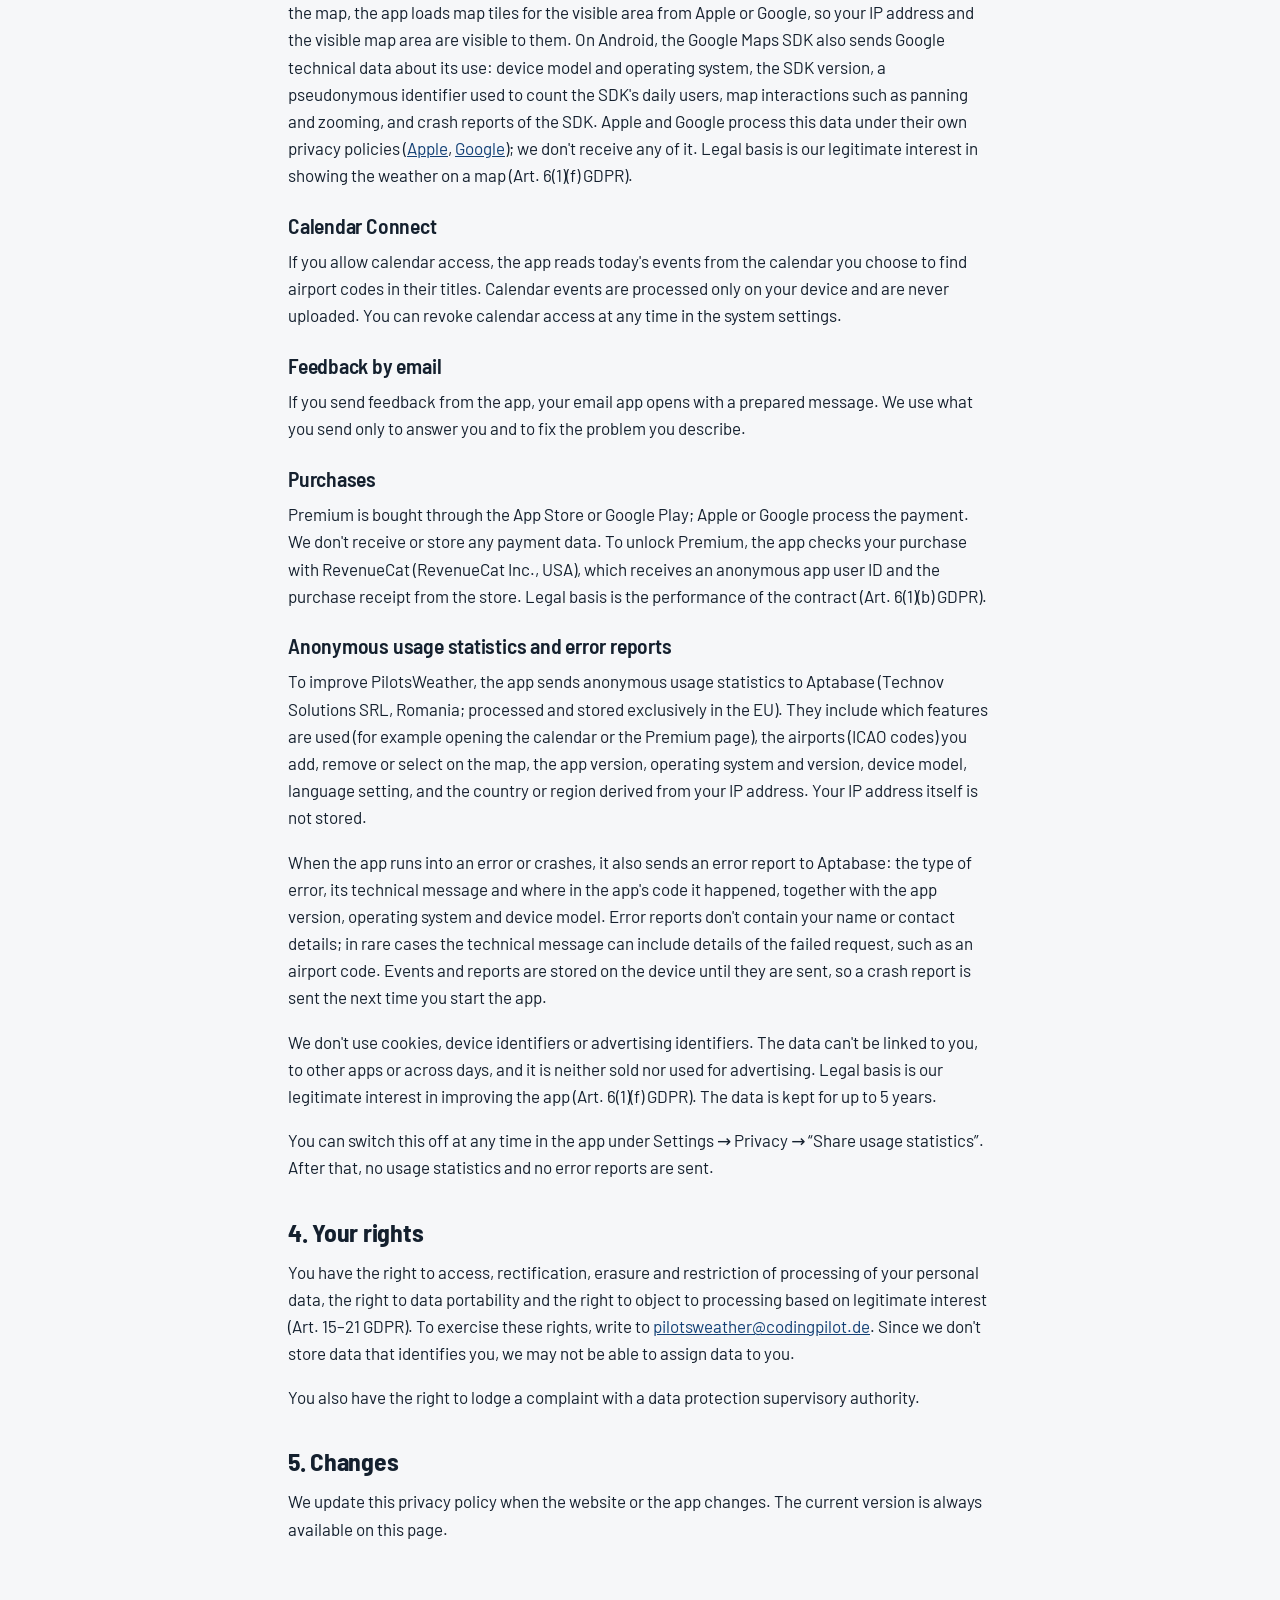
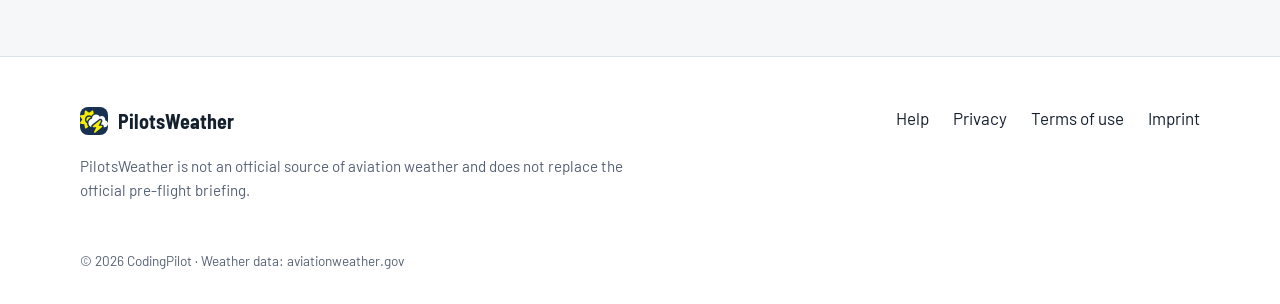
<file: privacy/index.html>
<!DOCTYPE html><html lang="en" data-astro-cid-5hce7sga> <head><meta charset="utf-8"><meta name="viewport" content="width=device-width, initial-scale=1"><title>Privacy policy – PilotsWeather</title><meta name="description" content="How PilotsWeather and this website handle your data: no account, no ads, anonymous statistics you can switch off."><link rel="canonical" href="https://pilotsweather.codingpilot.de/privacy/"><link rel="alternate" hreflang="en" href="https://pilotsweather.codingpilot.de/privacy/"><link rel="alternate" hreflang="de" href="https://pilotsweather.codingpilot.de/de/datenschutz/"><link rel="alternate" hreflang="x-default" href="https://pilotsweather.codingpilot.de/privacy/"><link rel="icon" href="/favicon.svg" type="image/svg+xml"><link rel="apple-touch-icon" href="/apple-touch-icon.png"><meta name="theme-color" content="#124076"><meta property="og:type" content="website"><meta property="og:title" content="Privacy policy – PilotsWeather"><meta property="og:description" content="How PilotsWeather and this website handle your data: no account, no ads, anonymous statistics you can switch off."><meta property="og:url" content="https://pilotsweather.codingpilot.de/privacy/"><meta property="og:image" content="https://pilotsweather.codingpilot.de/og-image.png"><meta name="apple-itunes-app" content="app-id=6479964087"><link rel="stylesheet" href="/_astro/index.WuVf8rKL.css">
<style>h1[data-astro-cid-5r5pfnjt]{font-size:clamp(2.2rem,5vw,3rem)}.updated[data-astro-cid-5r5pfnjt]{color:var(--text-muted);font-family:var(--font-mono);font-size:.85rem}
</style></head> <body data-astro-cid-5hce7sga> <a class="skip-link" href="#main" data-astro-cid-5hce7sga>Skip to content</a> <header class="site-header" data-astro-cid-5hce7sga> <div class="container site-header__inner" data-astro-cid-5hce7sga> <a class="brand" href="/" data-astro-cid-5hce7sga> <img src="/app-icon.svg" alt="" width="32" height="32" data-astro-cid-5hce7sga> <span data-astro-cid-5hce7sga>PilotsWeather</span> </a> <nav class="site-nav" aria-label="Main navigation" data-astro-cid-5hce7sga> <a href="/#features" data-astro-cid-5hce7sga>Features</a> <a href="/#pro" data-astro-cid-5hce7sga>Premium</a> <a href="/#faq" data-astro-cid-5hce7sga>FAQ</a> </nav> <div class="site-header__actions" data-astro-cid-5hce7sga> <a class="lang-switch" href="/de/datenschutz/" hreflang="de" lang="de" data-astro-cid-5hce7sga>DE</a> <a class="btn btn--primary btn--small" href="/#download" data-astro-cid-5hce7sga>Get the app</a> </div> </div> </header> <main id="main" data-astro-cid-5hce7sga>  <section class="section" data-astro-cid-5r5pfnjt> <div class="container prose" data-astro-cid-5r5pfnjt> <h1 data-astro-cid-5r5pfnjt>Privacy policy</h1> <p class="updated" data-astro-cid-5r5pfnjt>Effective date: 22 November 2026</p>  <p>
This privacy policy explains which data is processed when you visit this website and when you use the app
    PilotsWeather for iPhone, iPad and Android.
</p> <h2>1. Controller</h2> <p>
Responsible for data processing is the provider named in the <a href="/imprint/">imprint</a>. You can
    reach us at <a href="mailto:pilotsweather@codingpilot.de">pilotsweather@codingpilot.de</a>.
</p> <h2>2. This website</h2> <h3>Hosting and server logs</h3> <p>
This website is hosted by GitHub Pages (GitHub Inc., 88 Colin P. Kelly Jr. Street, San Francisco, CA 94107, USA).
    When you open a page, your browser transmits technical data such as your IP address, the date and time, the page
    requested and your browser type to GitHub's servers. GitHub needs this data to deliver the website and to protect
    it against abuse, and may store it in server logs. We have no access to these logs. Legal basis is our legitimate
    interest in a secure and reliable website (Art. 6(1)(f) GDPR). Data may be transferred to the USA; GitHub is
    certified under the EU-US Data Privacy Framework. Details:
<a href="https://docs.github.com/en/site-policy/privacy-policies/github-general-privacy-statement" rel="noopener">GitHub Privacy Statement</a>.
</p> <h3>No cookies, no analytics, no third-party content</h3> <p>
The website sets no cookies, uses no analytics or tracking tools and loads no content from third parties. Fonts are
    served from this website itself.
</p> <h3>Email</h3> <p>
If you write to us by email, we use your email address and message only to answer your request (Art. 6(1)(b) and
    (f) GDPR) and delete them when they are no longer needed.
</p> <h2>3. The app PilotsWeather</h2> <h3>No account</h3> <p>PilotsWeather doesn't require an account. We don't ask for your name, address or email address.</p> <h3>Weather data</h3> <p>
To load METAR and TAF, the app requests the reports for your airports and for the stations shown on the map from
    aviationweather.gov (Aviation Weather Center of the US National Weather Service). As with any internet request,
    your IP address is visible to that server.
</p> <h3>Your airports and settings</h3> <p>The airports you add and your settings are stored on your device.</p> <h3>Location</h3> <p>
If you allow it, the app uses your location only to find the nearest stations and to show your position on the
    map. Your coordinates are processed on the device and are not sent to us.
</p> <h3>Map</h3> <p>
The map shows the stations on the map service of your device's operating system: Apple Maps (MapKit, Apple Inc.,
    USA) on iPhone and iPad, Google Maps (Google LLC, USA) on Android. To draw the map, the app loads map tiles for the
    visible area from Apple or Google, so your IP address and the visible map area are visible to them. On Android,
    the Google Maps SDK also sends Google technical data about its use: device model and operating system, the SDK
    version, a pseudonymous identifier used to count the SDK's daily users, map interactions such as panning and
    zooming, and crash reports of the SDK. Apple and Google process this data under their own privacy policies
    (<a href="https://www.apple.com/legal/privacy/" rel="noopener">Apple</a>,
<a href="https://policies.google.com/privacy" rel="noopener">Google</a>); we don't receive any of it. Legal basis
    is our legitimate interest in showing the weather on a map (Art. 6(1)(f) GDPR).
</p> <h3>Calendar Connect</h3> <p>
If you allow calendar access, the app reads today's events from the calendar you choose to find airport codes in
    their titles. Calendar events are processed only on your device and are never uploaded. You can revoke calendar
    access at any time in the system settings.
</p> <h3>Feedback by email</h3> <p>
If you send feedback from the app, your email app opens with a prepared message. We use what you send only to
    answer you and to fix the problem you describe.
</p> <h3>Purchases</h3> <p>
Premium is bought through the App Store or Google Play; Apple or Google process the payment. We don't receive or
    store any payment data. To unlock Premium, the app checks your purchase with RevenueCat (RevenueCat Inc., USA),
    which receives an anonymous app user ID and the purchase receipt from the store. Legal basis is the performance of
    the contract (Art. 6(1)(b) GDPR).
</p> <h3>Anonymous usage statistics and error reports</h3> <p>
To improve PilotsWeather, the app sends anonymous usage statistics to Aptabase (Technov Solutions SRL, Romania;
    processed and stored exclusively in the EU). They include which features are used (for example opening the
    calendar or the Premium page), the airports (ICAO codes) you add, remove or select on the map, the app version, operating system and
    version, device model, language setting, and the country or region derived from your IP address. Your IP address
    itself is not stored.
</p> <p>
When the app runs into an error or crashes, it also sends an error report to Aptabase: the type of error, its
    technical message and where in the app's code it happened, together with the app version, operating system and
    device model. Error reports don't contain your name or contact details; in rare cases the technical message can
    include details of the failed request, such as an airport code. Events and reports are stored on the device until
    they are sent, so a crash report is sent the next time you start the app.
</p> <p>
We don't use cookies, device identifiers or advertising identifiers. The data can't be linked to you, to other
    apps or across days, and it is neither sold nor used for advertising. Legal basis is our legitimate interest in
    improving the app (Art. 6(1)(f) GDPR). The data is kept for up to 5 years.
</p> <p>
You can switch this off at any time in the app under Settings → Privacy → “Share usage statistics”.
    After that, no usage statistics and no error reports are sent.
</p> <h2>4. Your rights</h2> <p>
You have the right to access, rectification, erasure and restriction of processing of your personal data, the
    right to data portability and the right to object to processing based on legitimate interest (Art. 15–21 GDPR).
    To exercise these rights, write to <a href="mailto:pilotsweather@codingpilot.de">pilotsweather@codingpilot.de</a>. Since we don't store
    data that identifies you, we may not be able to assign data to you.
</p> <p>You also have the right to lodge a complaint with a data protection supervisory authority.</p> <h2>5. Changes</h2> <p>
We update this privacy policy when the website or the app changes. The current version is always available on this
    page.
</p>  </div> </section>  </main> <footer class="site-footer" data-astro-cid-5hce7sga> <div class="container site-footer__inner" data-astro-cid-5hce7sga> <div data-astro-cid-5hce7sga> <a class="brand" href="/" data-astro-cid-5hce7sga> <img src="/app-icon.svg" alt="" width="28" height="28" data-astro-cid-5hce7sga> <span data-astro-cid-5hce7sga>PilotsWeather</span> </a> <p class="site-footer__note" data-astro-cid-5hce7sga>PilotsWeather is not an official source of aviation weather and does not replace the official pre-flight briefing.</p> </div> <nav class="site-footer__links" aria-label="Legal and help" data-astro-cid-5hce7sga> <a href="/support/" data-astro-cid-5hce7sga>Help</a> <a href="/privacy/" data-astro-cid-5hce7sga>Privacy</a> <a href="/terms/" data-astro-cid-5hce7sga>Terms of use</a> <a href="/imprint/" data-astro-cid-5hce7sga>Imprint</a> </nav> </div> <div class="container" data-astro-cid-5hce7sga> <p class="site-footer__copy" data-astro-cid-5hce7sga>© 2026 CodingPilot · Weather data: aviationweather.gov</p> </div> </footer> </body></html>
</file>
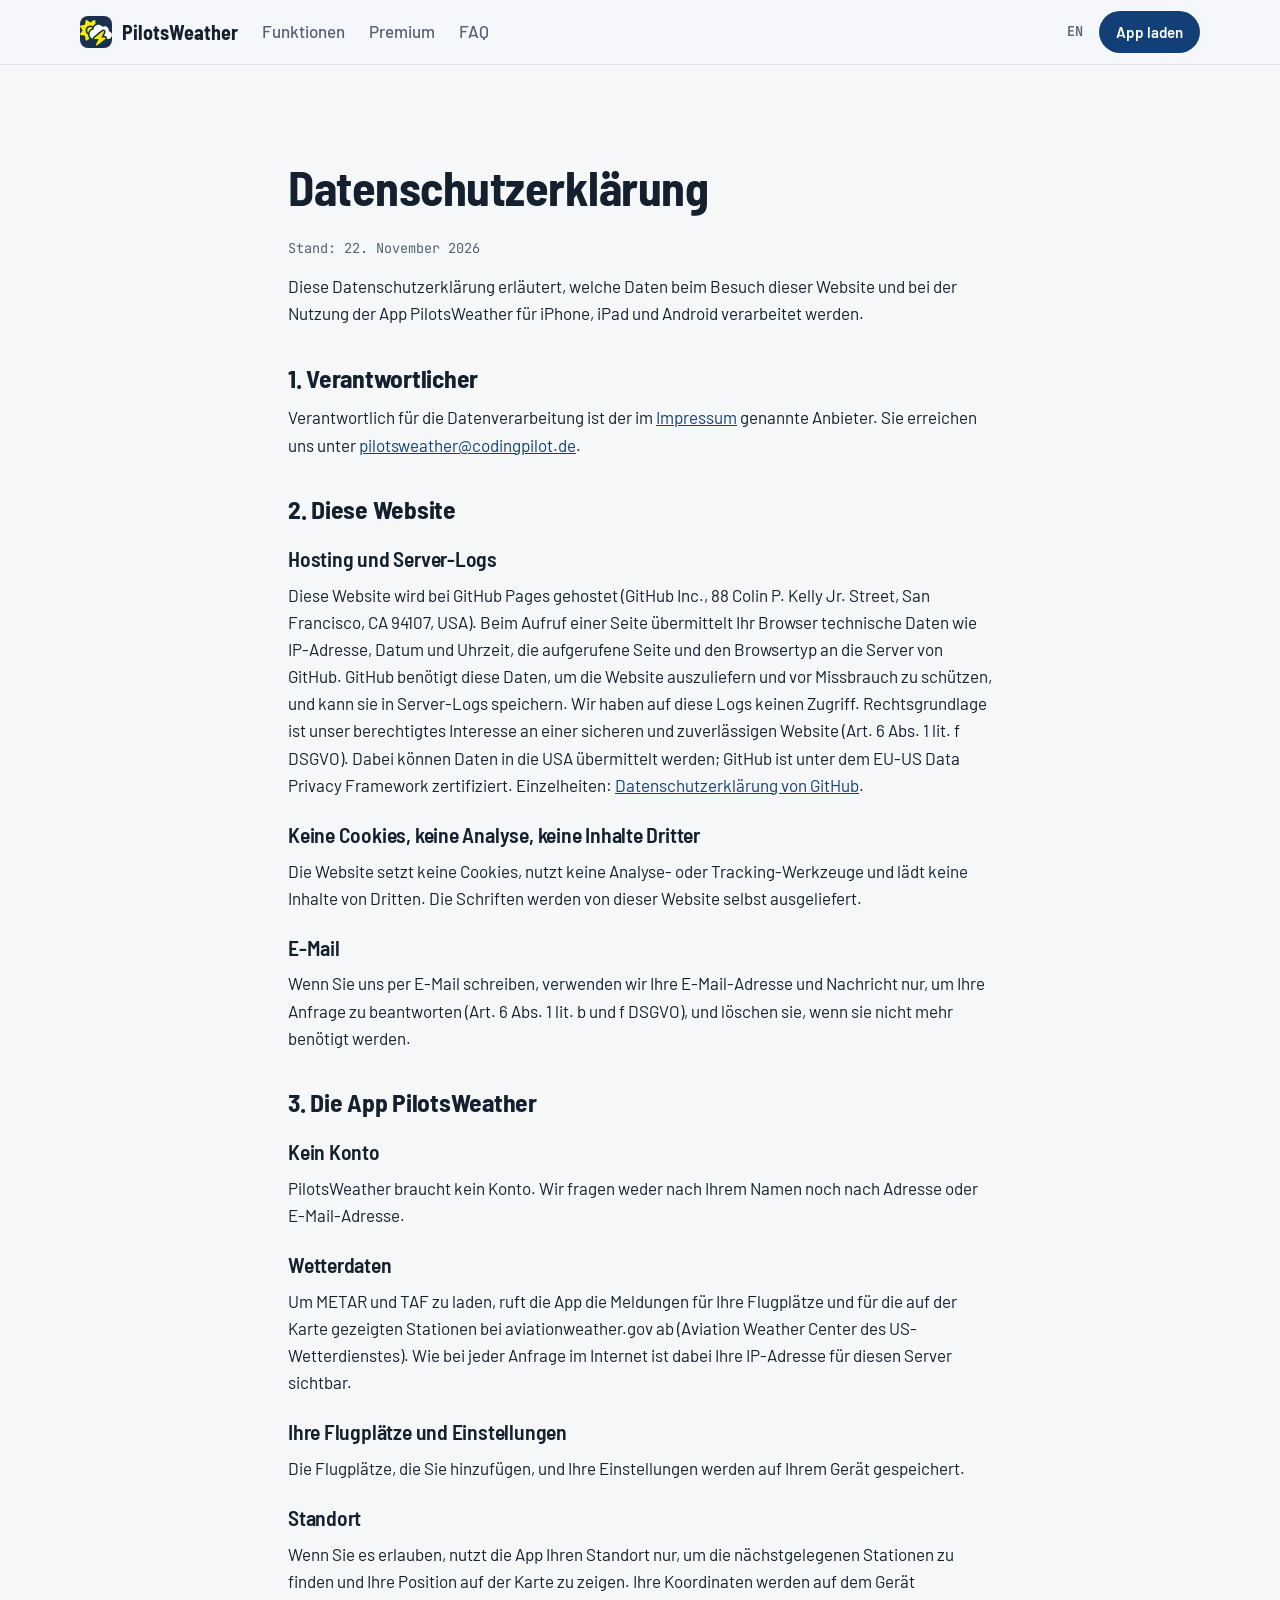
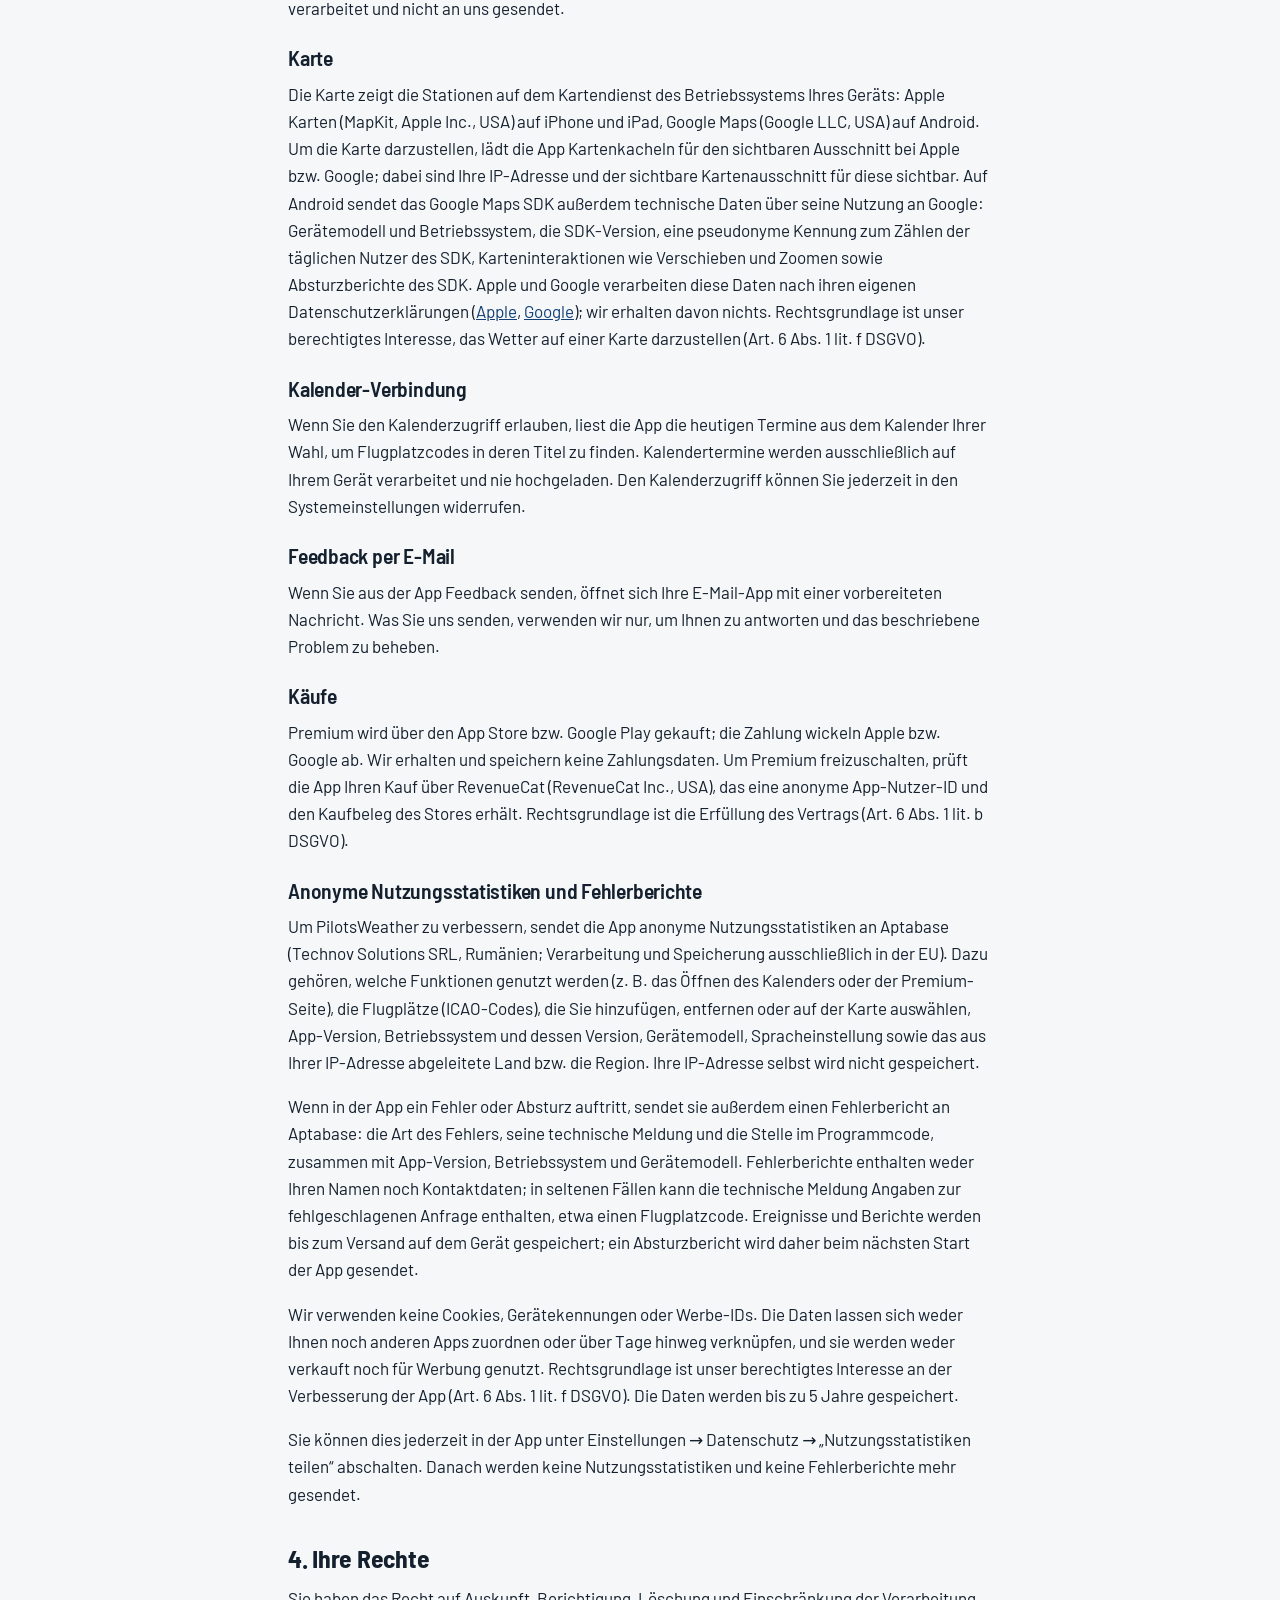
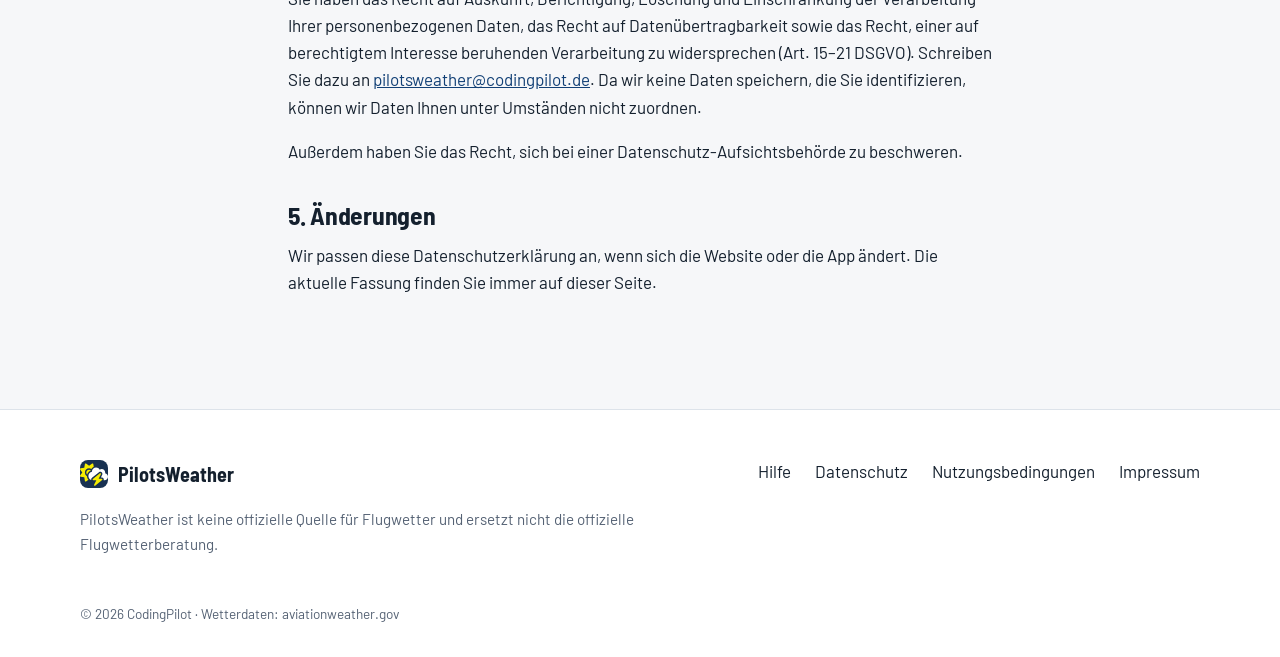
<file: privacypolicy/index.html>
<!doctype html><title>Redirecting to: /de/datenschutz/</title><meta http-equiv="refresh" content="0;url=/de/datenschutz/"><meta name="robots" content="noindex"><link rel="canonical" href="https://pilotsweather.codingpilot.de/de/datenschutz/"><body>	<a href="/de/datenschutz/">Redirecting from <code>/privacypolicy/</code> to <code>/de/datenschutz/</code></a></body>
</file>
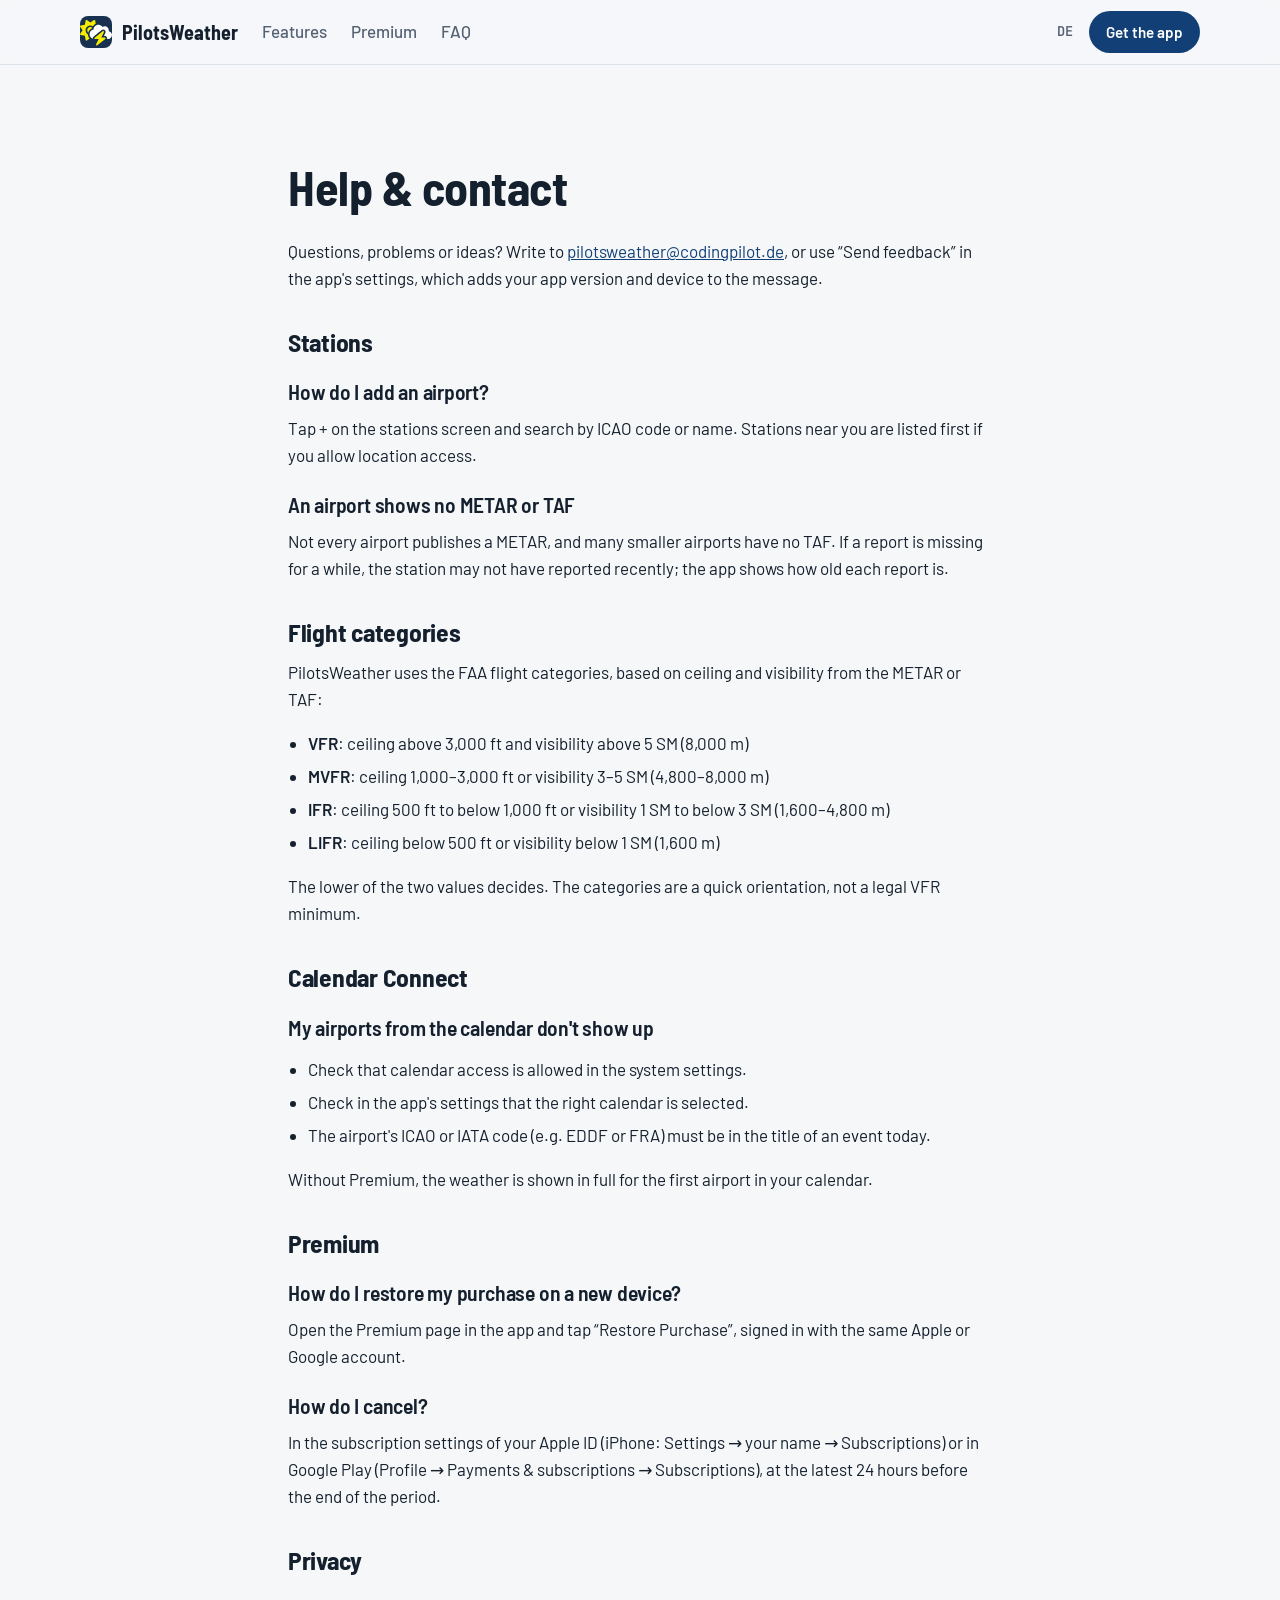
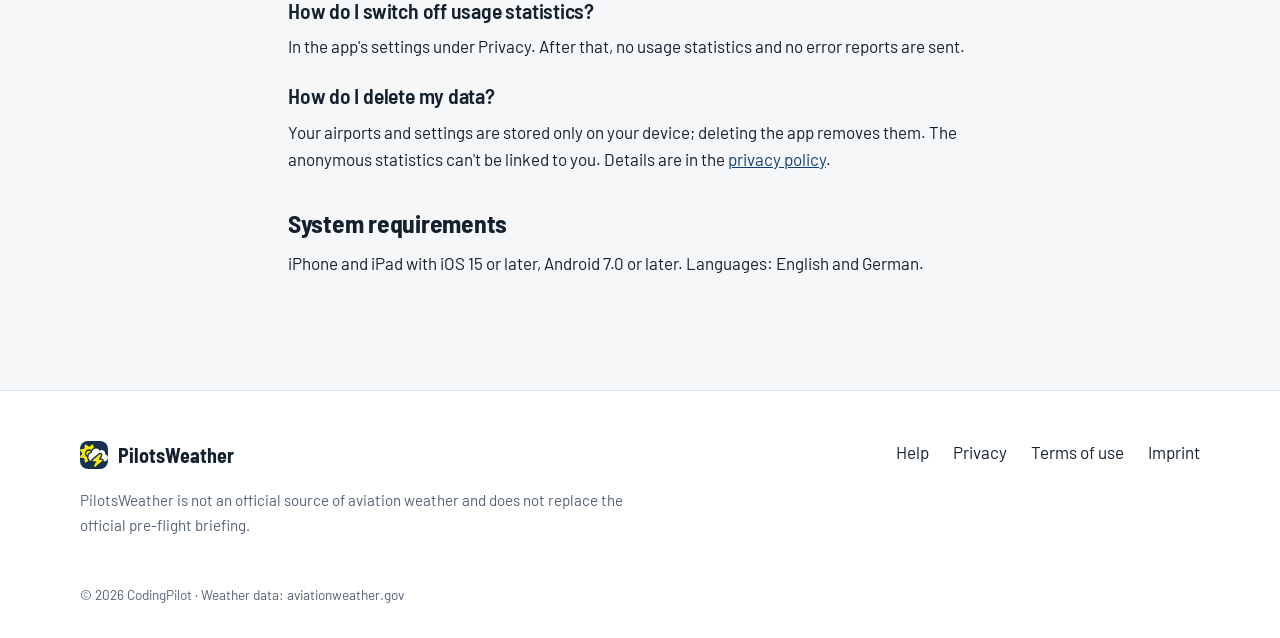
<file: support/index.html>
<!DOCTYPE html><html lang="en" data-astro-cid-5hce7sga> <head><meta charset="utf-8"><meta name="viewport" content="width=device-width, initial-scale=1"><title>Help &amp; contact – PilotsWeather</title><meta name="description" content="Help for PilotsWeather: stations, flight categories, Calendar Connect, Premium and contact."><link rel="canonical" href="https://pilotsweather.codingpilot.de/support/"><link rel="alternate" hreflang="en" href="https://pilotsweather.codingpilot.de/support/"><link rel="alternate" hreflang="de" href="https://pilotsweather.codingpilot.de/de/hilfe/"><link rel="alternate" hreflang="x-default" href="https://pilotsweather.codingpilot.de/support/"><link rel="icon" href="/favicon.svg" type="image/svg+xml"><link rel="apple-touch-icon" href="/apple-touch-icon.png"><meta name="theme-color" content="#124076"><meta property="og:type" content="website"><meta property="og:title" content="Help &#38; contact – PilotsWeather"><meta property="og:description" content="Help for PilotsWeather: stations, flight categories, Calendar Connect, Premium and contact."><meta property="og:url" content="https://pilotsweather.codingpilot.de/support/"><meta property="og:image" content="https://pilotsweather.codingpilot.de/og-image.png"><meta name="apple-itunes-app" content="app-id=6479964087"><link rel="stylesheet" href="/_astro/index.WuVf8rKL.css">
<style>h1[data-astro-cid-5r5pfnjt]{font-size:clamp(2.2rem,5vw,3rem)}.updated[data-astro-cid-5r5pfnjt]{color:var(--text-muted);font-family:var(--font-mono);font-size:.85rem}
</style></head> <body data-astro-cid-5hce7sga> <a class="skip-link" href="#main" data-astro-cid-5hce7sga>Skip to content</a> <header class="site-header" data-astro-cid-5hce7sga> <div class="container site-header__inner" data-astro-cid-5hce7sga> <a class="brand" href="/" data-astro-cid-5hce7sga> <img src="/app-icon.svg" alt="" width="32" height="32" data-astro-cid-5hce7sga> <span data-astro-cid-5hce7sga>PilotsWeather</span> </a> <nav class="site-nav" aria-label="Main navigation" data-astro-cid-5hce7sga> <a href="/#features" data-astro-cid-5hce7sga>Features</a> <a href="/#pro" data-astro-cid-5hce7sga>Premium</a> <a href="/#faq" data-astro-cid-5hce7sga>FAQ</a> </nav> <div class="site-header__actions" data-astro-cid-5hce7sga> <a class="lang-switch" href="/de/hilfe/" hreflang="de" lang="de" data-astro-cid-5hce7sga>DE</a> <a class="btn btn--primary btn--small" href="/#download" data-astro-cid-5hce7sga>Get the app</a> </div> </div> </header> <main id="main" data-astro-cid-5hce7sga>  <section class="section" data-astro-cid-5r5pfnjt> <div class="container prose" data-astro-cid-5r5pfnjt> <h1 data-astro-cid-5r5pfnjt>Help &amp; contact</h1>   <p>
Questions, problems or ideas? Write to <a href="mailto:pilotsweather@codingpilot.de">pilotsweather@codingpilot.de</a>, or use “Send feedback”
    in the app's settings, which adds your app version and device to the message.
</p> <h2>Stations</h2> <h3>How do I add an airport?</h3> <p>
Tap + on the stations screen and search by ICAO code or name. Stations near you are listed first if you allow
    location access.
</p> <h3>An airport shows no METAR or TAF</h3> <p>
Not every airport publishes a METAR, and many smaller airports have no TAF. If a report is missing for a while,
    the station may not have reported recently; the app shows how old each report is.
</p> <h2>Flight categories</h2> <p>PilotsWeather uses the FAA flight categories, based on ceiling and visibility from the METAR or TAF:</p> <ul> <li><strong>VFR</strong>: ceiling above 3,000 ft and visibility above 5 SM (8,000 m)</li> <li><strong>MVFR</strong>: ceiling 1,000–3,000 ft or visibility 3–5 SM (4,800–8,000 m)</li> <li><strong>IFR</strong>: ceiling 500 ft to below 1,000 ft or visibility 1 SM to below 3 SM (1,600–4,800 m)</li> <li><strong>LIFR</strong>: ceiling below 500 ft or visibility below 1 SM (1,600 m)</li> </ul> <p>The lower of the two values decides. The categories are a quick orientation, not a legal VFR minimum.</p> <h2>Calendar Connect</h2> <h3>My airports from the calendar don't show up</h3> <ul> <li>Check that calendar access is allowed in the system settings.</li> <li>Check in the app's settings that the right calendar is selected.</li> <li>The airport's ICAO or IATA code (e.g. EDDF or FRA) must be in the title of an event today.</li> </ul> <p>Without Premium, the weather is shown in full for the first airport in your calendar.</p> <h2>Premium</h2> <h3>How do I restore my purchase on a new device?</h3> <p>Open the Premium page in the app and tap “Restore Purchase”, signed in with the same Apple or Google account.</p> <h3>How do I cancel?</h3> <p>
In the subscription settings of your Apple ID (iPhone: Settings → your name → Subscriptions) or in Google Play
    (Profile → Payments & subscriptions → Subscriptions), at the latest 24 hours before the end of the period.
</p> <h2>Privacy</h2> <h3>How do I switch off usage statistics?</h3> <p>In the app's settings under Privacy. After that, no usage statistics and no error reports are sent.</p> <h3>How do I delete my data?</h3> <p>
Your airports and settings are stored only on your device; deleting the app removes them. The anonymous statistics
    can't be linked to you. Details are in the <a href="/privacy/">privacy policy</a>.
</p> <h2>System requirements</h2> <p>iPhone and iPad with iOS 15 or later, Android 7.0 or later. Languages: English and German.</p>  </div> </section>  </main> <footer class="site-footer" data-astro-cid-5hce7sga> <div class="container site-footer__inner" data-astro-cid-5hce7sga> <div data-astro-cid-5hce7sga> <a class="brand" href="/" data-astro-cid-5hce7sga> <img src="/app-icon.svg" alt="" width="28" height="28" data-astro-cid-5hce7sga> <span data-astro-cid-5hce7sga>PilotsWeather</span> </a> <p class="site-footer__note" data-astro-cid-5hce7sga>PilotsWeather is not an official source of aviation weather and does not replace the official pre-flight briefing.</p> </div> <nav class="site-footer__links" aria-label="Legal and help" data-astro-cid-5hce7sga> <a href="/support/" data-astro-cid-5hce7sga>Help</a> <a href="/privacy/" data-astro-cid-5hce7sga>Privacy</a> <a href="/terms/" data-astro-cid-5hce7sga>Terms of use</a> <a href="/imprint/" data-astro-cid-5hce7sga>Imprint</a> </nav> </div> <div class="container" data-astro-cid-5hce7sga> <p class="site-footer__copy" data-astro-cid-5hce7sga>© 2026 CodingPilot · Weather data: aviationweather.gov</p> </div> </footer> </body></html>
</file>
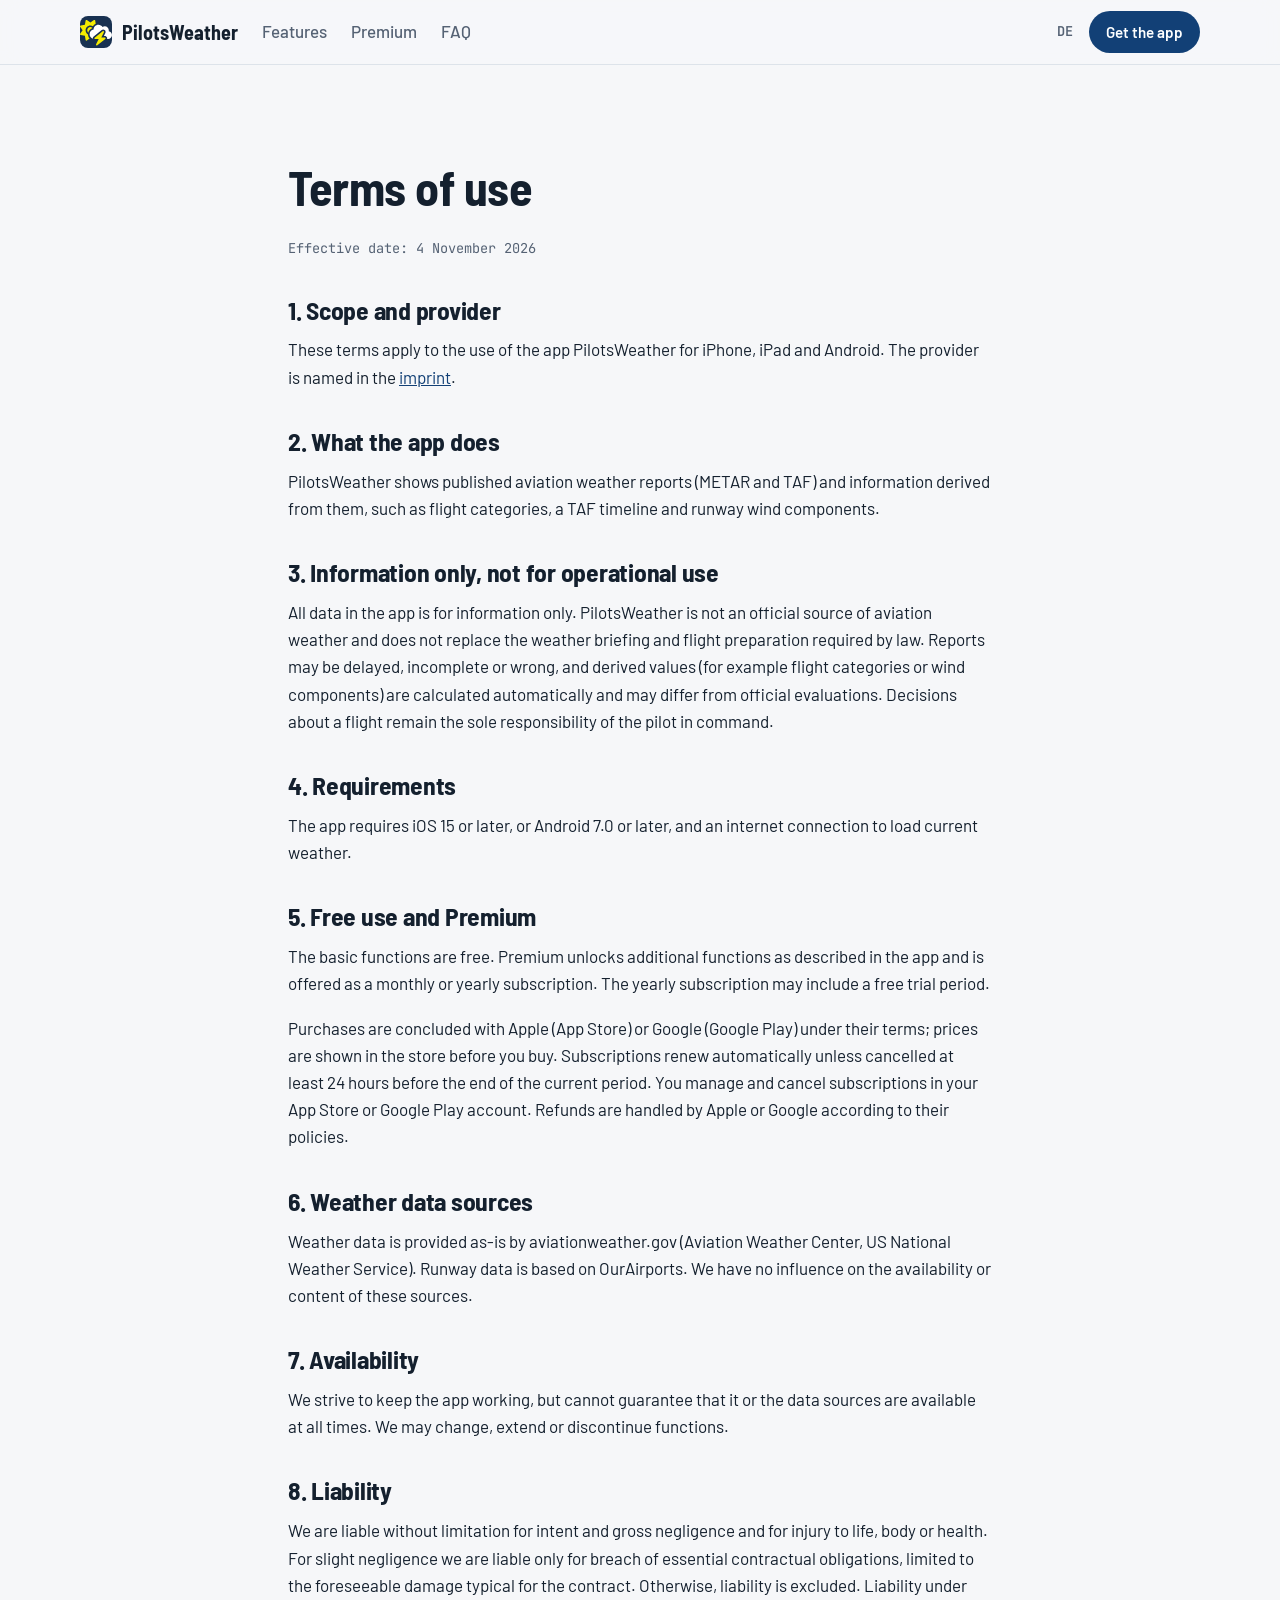
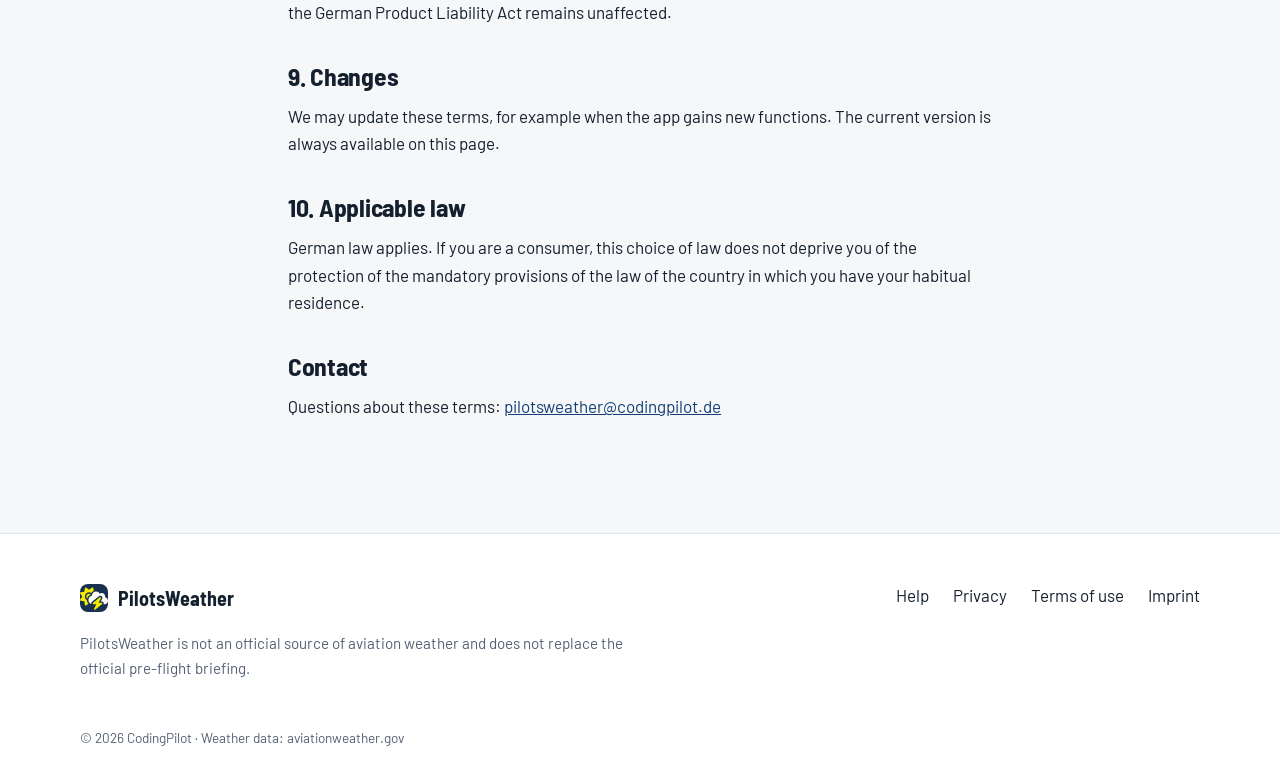
<file: terms/index.html>
<!DOCTYPE html><html lang="en" data-astro-cid-5hce7sga> <head><meta charset="utf-8"><meta name="viewport" content="width=device-width, initial-scale=1"><title>Terms of use – PilotsWeather</title><meta name="description" content="Terms of use for the PilotsWeather app: information only, not for operational use; Premium via App Store and Google Play."><link rel="canonical" href="https://pilotsweather.codingpilot.de/terms/"><link rel="alternate" hreflang="en" href="https://pilotsweather.codingpilot.de/terms/"><link rel="alternate" hreflang="de" href="https://pilotsweather.codingpilot.de/de/nutzungsbedingungen/"><link rel="alternate" hreflang="x-default" href="https://pilotsweather.codingpilot.de/terms/"><link rel="icon" href="/favicon.svg" type="image/svg+xml"><link rel="apple-touch-icon" href="/apple-touch-icon.png"><meta name="theme-color" content="#124076"><meta property="og:type" content="website"><meta property="og:title" content="Terms of use – PilotsWeather"><meta property="og:description" content="Terms of use for the PilotsWeather app: information only, not for operational use; Premium via App Store and Google Play."><meta property="og:url" content="https://pilotsweather.codingpilot.de/terms/"><meta property="og:image" content="https://pilotsweather.codingpilot.de/og-image.png"><meta name="apple-itunes-app" content="app-id=6479964087"><link rel="stylesheet" href="/_astro/index.WuVf8rKL.css">
<style>h1[data-astro-cid-5r5pfnjt]{font-size:clamp(2.2rem,5vw,3rem)}.updated[data-astro-cid-5r5pfnjt]{color:var(--text-muted);font-family:var(--font-mono);font-size:.85rem}
</style></head> <body data-astro-cid-5hce7sga> <a class="skip-link" href="#main" data-astro-cid-5hce7sga>Skip to content</a> <header class="site-header" data-astro-cid-5hce7sga> <div class="container site-header__inner" data-astro-cid-5hce7sga> <a class="brand" href="/" data-astro-cid-5hce7sga> <img src="/app-icon.svg" alt="" width="32" height="32" data-astro-cid-5hce7sga> <span data-astro-cid-5hce7sga>PilotsWeather</span> </a> <nav class="site-nav" aria-label="Main navigation" data-astro-cid-5hce7sga> <a href="/#features" data-astro-cid-5hce7sga>Features</a> <a href="/#pro" data-astro-cid-5hce7sga>Premium</a> <a href="/#faq" data-astro-cid-5hce7sga>FAQ</a> </nav> <div class="site-header__actions" data-astro-cid-5hce7sga> <a class="lang-switch" href="/de/nutzungsbedingungen/" hreflang="de" lang="de" data-astro-cid-5hce7sga>DE</a> <a class="btn btn--primary btn--small" href="/#download" data-astro-cid-5hce7sga>Get the app</a> </div> </div> </header> <main id="main" data-astro-cid-5hce7sga>  <section class="section" data-astro-cid-5r5pfnjt> <div class="container prose" data-astro-cid-5r5pfnjt> <h1 data-astro-cid-5r5pfnjt>Terms of use</h1> <p class="updated" data-astro-cid-5r5pfnjt>Effective date: 4 November 2026</p>  <h2>1. Scope and provider</h2> <p>
These terms apply to the use of the app PilotsWeather for iPhone, iPad and Android. The provider is named in the
<a href="/imprint/">imprint</a>.
</p> <h2>2. What the app does</h2> <p>
PilotsWeather shows published aviation weather reports (METAR and TAF) and information derived from them, such as
    flight categories, a TAF timeline and runway wind components.
</p> <h2>3. Information only, not for operational use</h2> <p>
All data in the app is for information only. PilotsWeather is not an official source of aviation weather and does
    not replace the weather briefing and flight preparation required by law. Reports may be delayed, incomplete or
    wrong, and derived values (for example flight categories or wind components) are calculated automatically and may
    differ from official evaluations. Decisions about a flight remain the sole responsibility of the pilot in command.
</p> <h2>4. Requirements</h2> <p>
The app requires iOS 15 or later, or Android 7.0 or later, and an internet connection to load current weather.
</p> <h2>5. Free use and Premium</h2> <p>
The basic functions are free. Premium unlocks additional functions as described in the app and is offered as a
    monthly or yearly subscription. The yearly subscription may include a free trial period.
</p> <p>
Purchases are concluded with Apple (App Store) or Google (Google Play) under their terms; prices are shown in the
    store before you buy. Subscriptions renew automatically unless cancelled at least 24 hours before the end of the
    current period. You manage and cancel subscriptions in your App Store or Google Play account. Refunds are handled by
    Apple or Google according to their policies.
</p> <h2>6. Weather data sources</h2> <p>
Weather data is provided as-is by aviationweather.gov (Aviation Weather Center, US National Weather Service).
    Runway data is based on OurAirports. We have no influence on the availability or content of these sources.
</p> <h2>7. Availability</h2> <p>
We strive to keep the app working, but cannot guarantee that it or the data sources are available at all times. We
    may change, extend or discontinue functions.
</p> <h2>8. Liability</h2> <p>
We are liable without limitation for intent and gross negligence and for injury to life, body or health. For slight
    negligence we are liable only for breach of essential contractual obligations, limited to the foreseeable damage
    typical for the contract. Otherwise, liability is excluded. Liability under the German Product Liability Act remains
    unaffected.
</p> <h2>9. Changes</h2> <p>
We may update these terms, for example when the app gains new functions. The current version is always available on
    this page.
</p> <h2>10. Applicable law</h2> <p>
German law applies. If you are a consumer, this choice of law does not deprive you of the protection of the
    mandatory provisions of the law of the country in which you have your habitual residence.
</p> <h2>Contact</h2> <p>Questions about these terms: <a href="mailto:pilotsweather@codingpilot.de">pilotsweather@codingpilot.de</a></p>  </div> </section>  </main> <footer class="site-footer" data-astro-cid-5hce7sga> <div class="container site-footer__inner" data-astro-cid-5hce7sga> <div data-astro-cid-5hce7sga> <a class="brand" href="/" data-astro-cid-5hce7sga> <img src="/app-icon.svg" alt="" width="28" height="28" data-astro-cid-5hce7sga> <span data-astro-cid-5hce7sga>PilotsWeather</span> </a> <p class="site-footer__note" data-astro-cid-5hce7sga>PilotsWeather is not an official source of aviation weather and does not replace the official pre-flight briefing.</p> </div> <nav class="site-footer__links" aria-label="Legal and help" data-astro-cid-5hce7sga> <a href="/support/" data-astro-cid-5hce7sga>Help</a> <a href="/privacy/" data-astro-cid-5hce7sga>Privacy</a> <a href="/terms/" data-astro-cid-5hce7sga>Terms of use</a> <a href="/imprint/" data-astro-cid-5hce7sga>Imprint</a> </nav> </div> <div class="container" data-astro-cid-5hce7sga> <p class="site-footer__copy" data-astro-cid-5hce7sga>© 2026 CodingPilot · Weather data: aviationweather.gov</p> </div> </footer> </body></html>
</file>
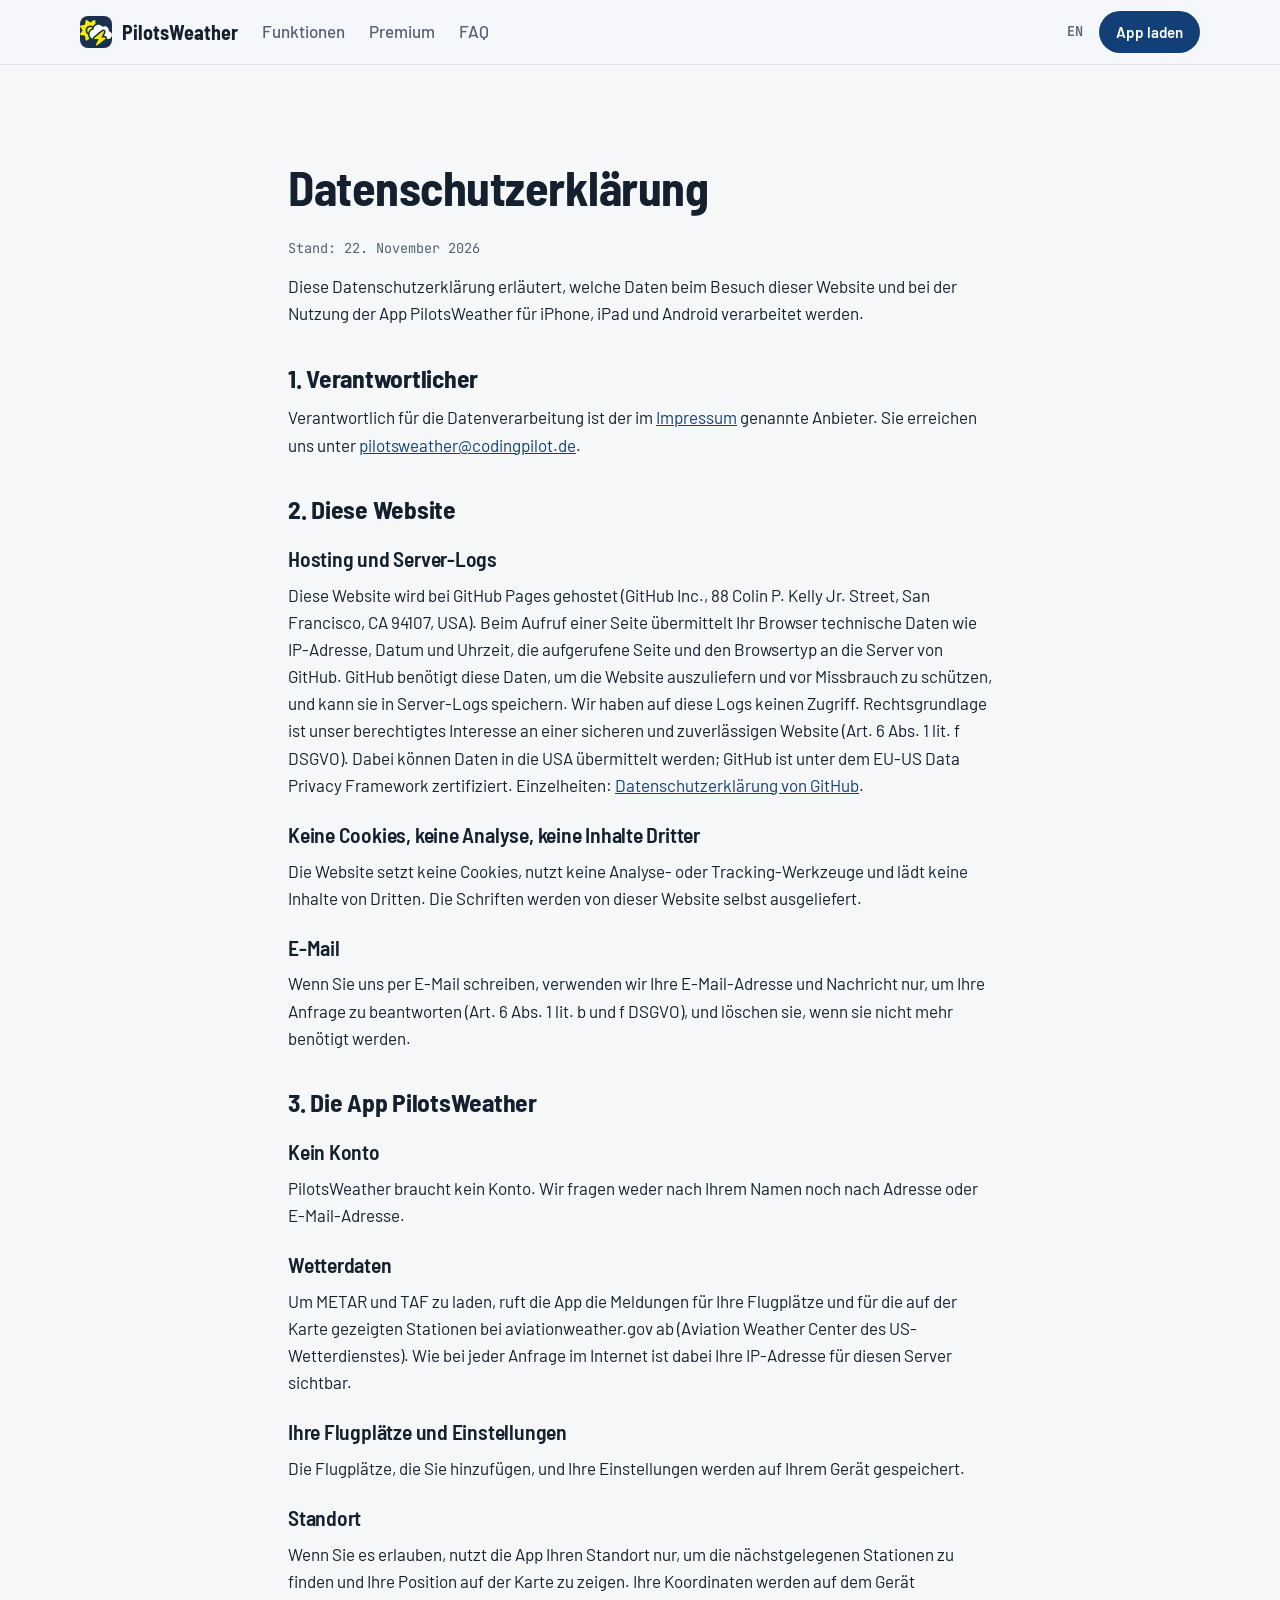
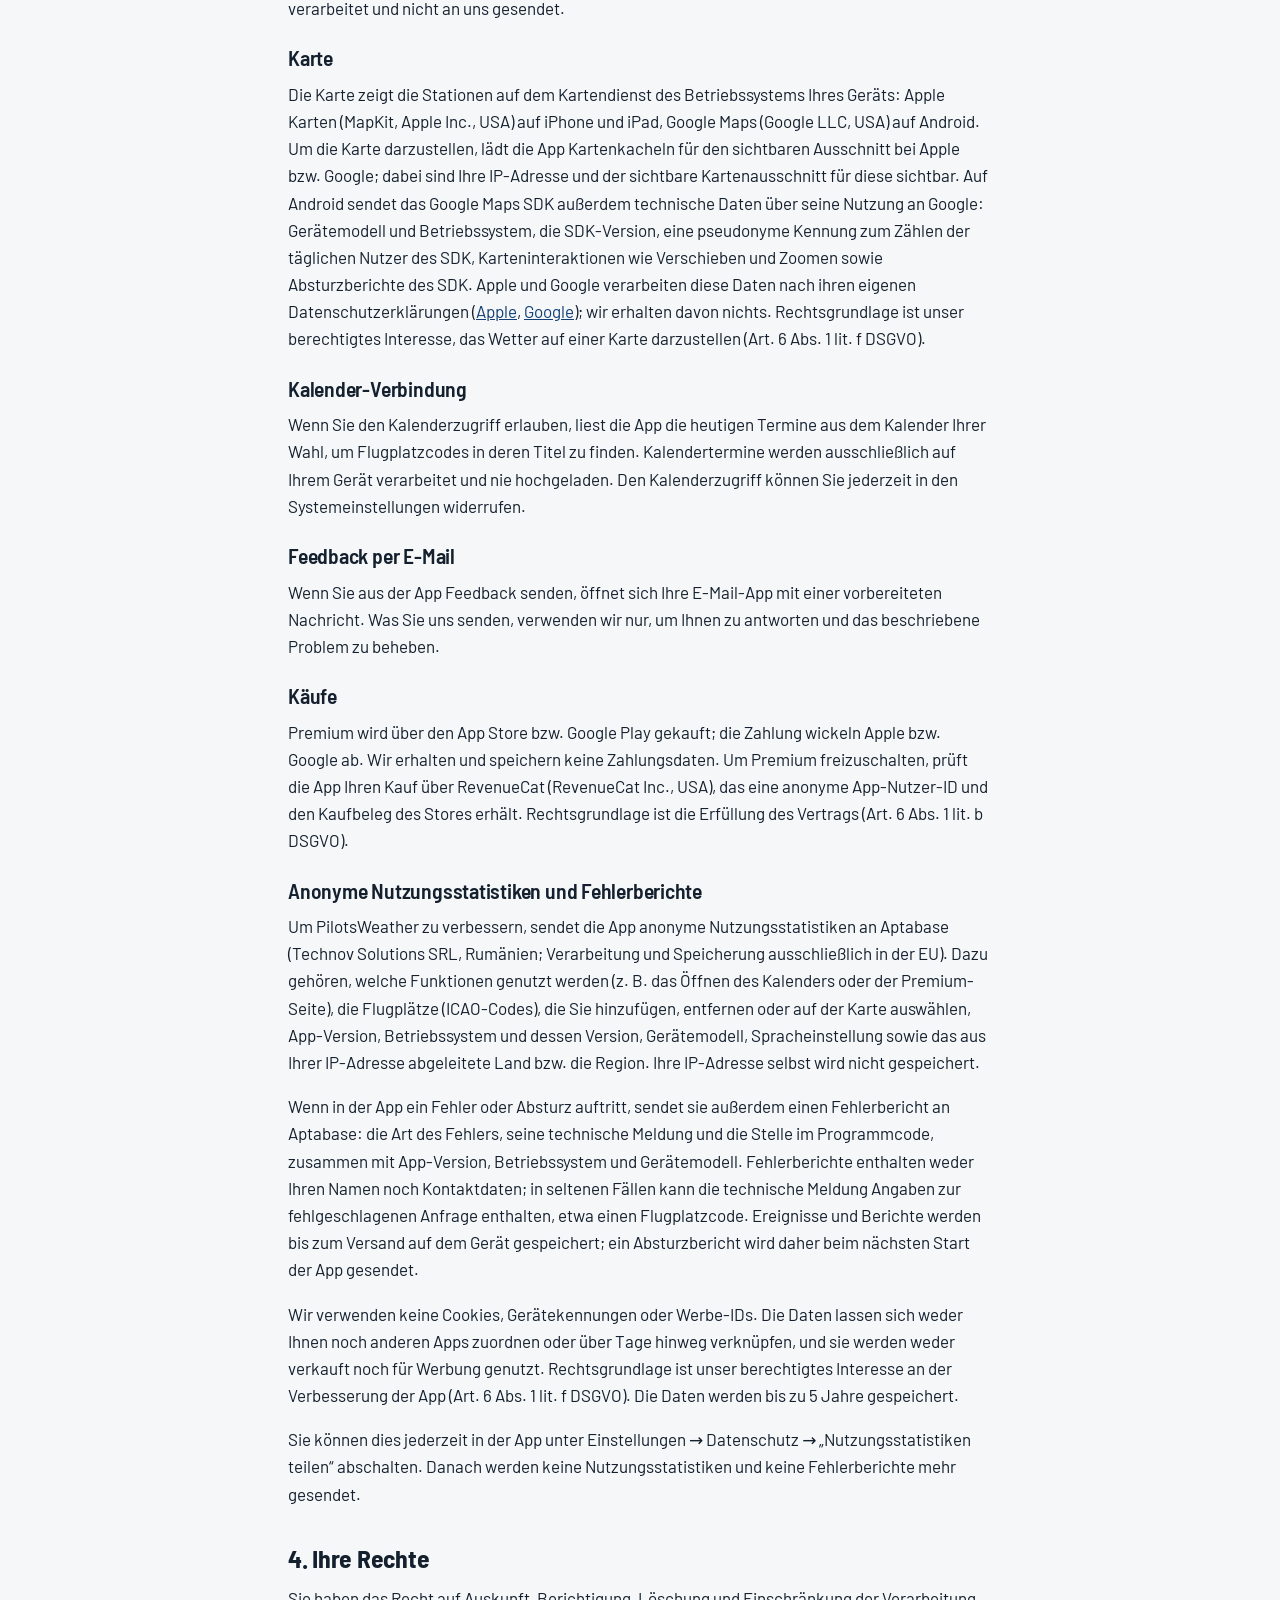
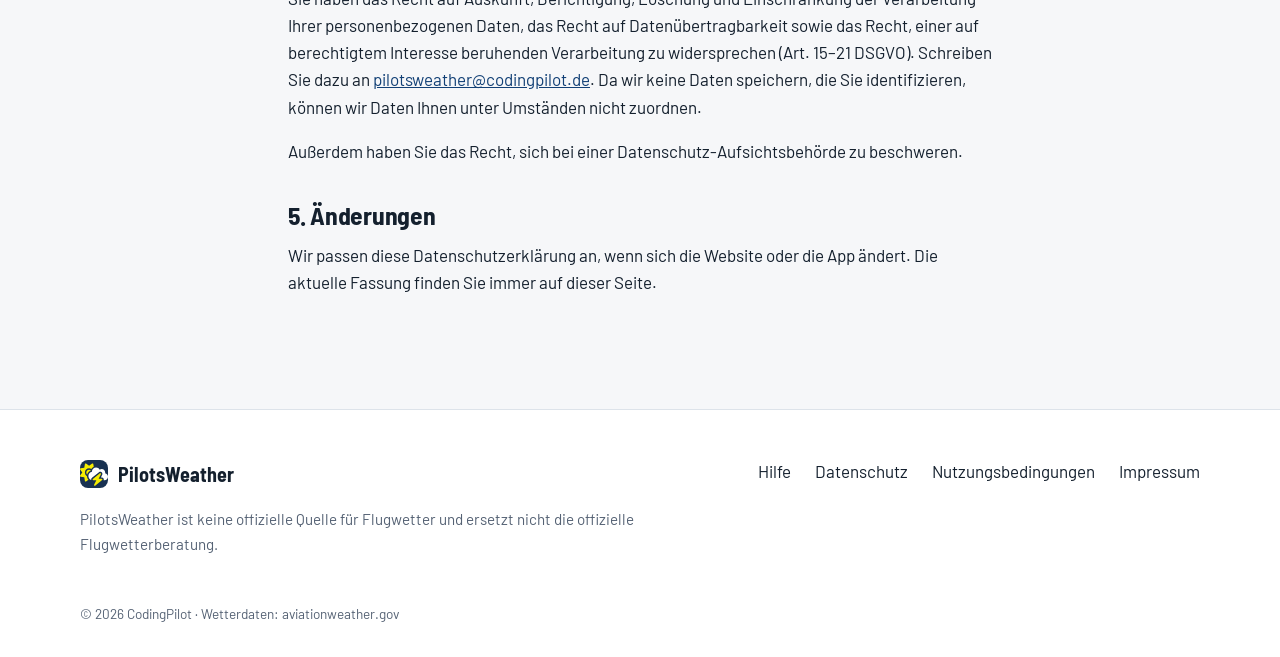
<file: de/datenschutz/index.html>
<!DOCTYPE html><html lang="de" data-astro-cid-5hce7sga> <head><meta charset="utf-8"><meta name="viewport" content="width=device-width, initial-scale=1"><title>Datenschutzerklärung – PilotsWeather</title><meta name="description" content="Wie PilotsWeather und diese Website mit Ihren Daten umgehen: kein Konto, keine Werbung, anonyme Statistiken, die Sie abschalten können."><link rel="canonical" href="https://pilotsweather.codingpilot.de/de/datenschutz/"><link rel="alternate" hreflang="en" href="https://pilotsweather.codingpilot.de/privacy/"><link rel="alternate" hreflang="de" href="https://pilotsweather.codingpilot.de/de/datenschutz/"><link rel="alternate" hreflang="x-default" href="https://pilotsweather.codingpilot.de/privacy/"><link rel="icon" href="/favicon.svg" type="image/svg+xml"><link rel="apple-touch-icon" href="/apple-touch-icon.png"><meta name="theme-color" content="#124076"><meta property="og:type" content="website"><meta property="og:title" content="Datenschutzerklärung – PilotsWeather"><meta property="og:description" content="Wie PilotsWeather und diese Website mit Ihren Daten umgehen: kein Konto, keine Werbung, anonyme Statistiken, die Sie abschalten können."><meta property="og:url" content="https://pilotsweather.codingpilot.de/de/datenschutz/"><meta property="og:image" content="https://pilotsweather.codingpilot.de/og-image.png"><meta name="apple-itunes-app" content="app-id=6479964087"><link rel="stylesheet" href="/_astro/index.WuVf8rKL.css">
<style>h1[data-astro-cid-5r5pfnjt]{font-size:clamp(2.2rem,5vw,3rem)}.updated[data-astro-cid-5r5pfnjt]{color:var(--text-muted);font-family:var(--font-mono);font-size:.85rem}
</style></head> <body data-astro-cid-5hce7sga> <a class="skip-link" href="#main" data-astro-cid-5hce7sga>Zum Inhalt springen</a> <header class="site-header" data-astro-cid-5hce7sga> <div class="container site-header__inner" data-astro-cid-5hce7sga> <a class="brand" href="/de/" data-astro-cid-5hce7sga> <img src="/app-icon.svg" alt="" width="32" height="32" data-astro-cid-5hce7sga> <span data-astro-cid-5hce7sga>PilotsWeather</span> </a> <nav class="site-nav" aria-label="Hauptnavigation" data-astro-cid-5hce7sga> <a href="/de/#features" data-astro-cid-5hce7sga>Funktionen</a> <a href="/de/#pro" data-astro-cid-5hce7sga>Premium</a> <a href="/de/#faq" data-astro-cid-5hce7sga>FAQ</a> </nav> <div class="site-header__actions" data-astro-cid-5hce7sga> <a class="lang-switch" href="/privacy/" hreflang="en" lang="en" data-astro-cid-5hce7sga>EN</a> <a class="btn btn--primary btn--small" href="/de/#download" data-astro-cid-5hce7sga>App laden</a> </div> </div> </header> <main id="main" data-astro-cid-5hce7sga>  <section class="section" data-astro-cid-5r5pfnjt> <div class="container prose" data-astro-cid-5r5pfnjt> <h1 data-astro-cid-5r5pfnjt>Datenschutzerklärung</h1> <p class="updated" data-astro-cid-5r5pfnjt>Stand: 22. November 2026</p>  <p>
Diese Datenschutzerklärung erläutert, welche Daten beim Besuch dieser Website und bei der Nutzung der App
    PilotsWeather für iPhone, iPad und Android verarbeitet werden.
</p> <h2>1. Verantwortlicher</h2> <p>
Verantwortlich für die Datenverarbeitung ist der im <a href="/de/impressum/">Impressum</a> genannte Anbieter.
    Sie erreichen uns unter <a href="mailto:pilotsweather@codingpilot.de">pilotsweather@codingpilot.de</a>.
</p> <h2>2. Diese Website</h2> <h3>Hosting und Server-Logs</h3> <p>
Diese Website wird bei GitHub Pages gehostet (GitHub Inc., 88 Colin P. Kelly Jr. Street, San Francisco, CA 94107,
    USA). Beim Aufruf einer Seite übermittelt Ihr Browser technische Daten wie IP-Adresse, Datum und Uhrzeit, die
    aufgerufene Seite und den Browsertyp an die Server von GitHub. GitHub benötigt diese Daten, um die Website
    auszuliefern und vor Missbrauch zu schützen, und kann sie in Server-Logs speichern. Wir haben auf diese Logs keinen
    Zugriff. Rechtsgrundlage ist unser berechtigtes Interesse an einer sicheren und zuverlässigen Website (Art. 6 Abs. 1
    lit. f DSGVO). Dabei können Daten in die USA übermittelt werden; GitHub ist unter dem EU-US Data Privacy Framework
    zertifiziert. Einzelheiten:
<a href="https://docs.github.com/de/site-policy/privacy-policies/github-general-privacy-statement" rel="noopener">Datenschutzerklärung von GitHub</a>.
</p> <h3>Keine Cookies, keine Analyse, keine Inhalte Dritter</h3> <p>
Die Website setzt keine Cookies, nutzt keine Analyse- oder Tracking-Werkzeuge und lädt keine Inhalte von Dritten.
    Die Schriften werden von dieser Website selbst ausgeliefert.
</p> <h3>E-Mail</h3> <p>
Wenn Sie uns per E-Mail schreiben, verwenden wir Ihre E-Mail-Adresse und Nachricht nur, um Ihre Anfrage zu
    beantworten (Art. 6 Abs. 1 lit. b und f DSGVO), und löschen sie, wenn sie nicht mehr benötigt werden.
</p> <h2>3. Die App PilotsWeather</h2> <h3>Kein Konto</h3> <p>PilotsWeather braucht kein Konto. Wir fragen weder nach Ihrem Namen noch nach Adresse oder E-Mail-Adresse.</p> <h3>Wetterdaten</h3> <p>
Um METAR und TAF zu laden, ruft die App die Meldungen für Ihre Flugplätze und für die auf der Karte gezeigten
    Stationen bei aviationweather.gov ab (Aviation Weather Center des US-Wetterdienstes). Wie bei jeder Anfrage im
    Internet ist dabei Ihre IP-Adresse für diesen Server sichtbar.
</p> <h3>Ihre Flugplätze und Einstellungen</h3> <p>Die Flugplätze, die Sie hinzufügen, und Ihre Einstellungen werden auf Ihrem Gerät gespeichert.</p> <h3>Standort</h3> <p>
Wenn Sie es erlauben, nutzt die App Ihren Standort nur, um die nächstgelegenen Stationen zu finden und Ihre
    Position auf der Karte zu zeigen. Ihre Koordinaten werden auf dem Gerät verarbeitet und nicht an uns gesendet.
</p> <h3>Karte</h3> <p>
Die Karte zeigt die Stationen auf dem Kartendienst des Betriebssystems Ihres Geräts: Apple Karten (MapKit, Apple
    Inc., USA) auf iPhone und iPad, Google Maps (Google LLC, USA) auf Android. Um die Karte darzustellen, lädt die App
    Kartenkacheln für den sichtbaren Ausschnitt bei Apple bzw. Google; dabei sind Ihre IP-Adresse und der sichtbare
    Kartenausschnitt für diese sichtbar. Auf Android sendet das Google Maps SDK außerdem technische Daten über seine
    Nutzung an Google: Gerätemodell und Betriebssystem, die SDK-Version, eine pseudonyme Kennung zum Zählen der
    täglichen Nutzer des SDK, Karteninteraktionen wie Verschieben und Zoomen sowie Absturzberichte des SDK. Apple und
    Google verarbeiten diese Daten nach ihren eigenen Datenschutzerklärungen
    (<a href="https://www.apple.com/de/legal/privacy/" rel="noopener">Apple</a>,
<a href="https://policies.google.com/privacy?hl=de" rel="noopener">Google</a>); wir erhalten davon nichts.
    Rechtsgrundlage ist unser berechtigtes Interesse, das Wetter auf einer Karte darzustellen (Art. 6 Abs. 1 lit. f
    DSGVO).
</p> <h3>Kalender-Verbindung</h3> <p>
Wenn Sie den Kalenderzugriff erlauben, liest die App die heutigen Termine aus dem Kalender Ihrer Wahl, um
    Flugplatzcodes in deren Titel zu finden. Kalendertermine werden ausschließlich auf Ihrem Gerät verarbeitet und nie
    hochgeladen. Den Kalenderzugriff können Sie jederzeit in den Systemeinstellungen widerrufen.
</p> <h3>Feedback per E-Mail</h3> <p>
Wenn Sie aus der App Feedback senden, öffnet sich Ihre E-Mail-App mit einer vorbereiteten Nachricht. Was Sie uns
    senden, verwenden wir nur, um Ihnen zu antworten und das beschriebene Problem zu beheben.
</p> <h3>Käufe</h3> <p>
Premium wird über den App Store bzw. Google Play gekauft; die Zahlung wickeln Apple bzw. Google ab. Wir erhalten
    und speichern keine Zahlungsdaten. Um Premium freizuschalten, prüft die App Ihren Kauf über RevenueCat (RevenueCat
    Inc., USA), das eine anonyme App-Nutzer-ID und den Kaufbeleg des Stores erhält. Rechtsgrundlage ist die Erfüllung
    des Vertrags (Art. 6 Abs. 1 lit. b DSGVO).
</p> <h3>Anonyme Nutzungsstatistiken und Fehlerberichte</h3> <p>
Um PilotsWeather zu verbessern, sendet die App anonyme Nutzungsstatistiken an Aptabase (Technov Solutions SRL,
    Rumänien; Verarbeitung und Speicherung ausschließlich in der EU). Dazu gehören, welche Funktionen genutzt werden
    (z. B. das Öffnen des Kalenders oder der Premium-Seite), die Flugplätze (ICAO-Codes), die Sie hinzufügen,
    entfernen oder auf der Karte auswählen, App-Version, Betriebssystem und dessen Version, Gerätemodell, Spracheinstellung sowie das aus Ihrer
    IP-Adresse abgeleitete Land bzw. die Region. Ihre IP-Adresse selbst wird nicht gespeichert.
</p> <p>
Wenn in der App ein Fehler oder Absturz auftritt, sendet sie außerdem einen Fehlerbericht an Aptabase: die Art des
    Fehlers, seine technische Meldung und die Stelle im Programmcode, zusammen mit App-Version, Betriebssystem und
    Gerätemodell. Fehlerberichte enthalten weder Ihren Namen noch Kontaktdaten; in seltenen Fällen kann die technische
    Meldung Angaben zur fehlgeschlagenen Anfrage enthalten, etwa einen Flugplatzcode. Ereignisse und Berichte werden bis
    zum Versand auf dem Gerät gespeichert; ein Absturzbericht wird daher beim nächsten Start der App gesendet.
</p> <p>
Wir verwenden keine Cookies, Gerätekennungen oder Werbe-IDs. Die Daten lassen sich weder Ihnen noch anderen Apps
    zuordnen oder über Tage hinweg verknüpfen, und sie werden weder verkauft noch für Werbung genutzt. Rechtsgrundlage
    ist unser berechtigtes Interesse an der Verbesserung der App (Art. 6 Abs. 1 lit. f DSGVO). Die Daten werden bis zu
    5 Jahre gespeichert.
</p> <p>
Sie können dies jederzeit in der App unter Einstellungen → Datenschutz → „Nutzungsstatistiken teilen“
    abschalten. Danach werden keine Nutzungsstatistiken und keine Fehlerberichte mehr gesendet.
</p> <h2>4. Ihre Rechte</h2> <p>
Sie haben das Recht auf Auskunft, Berichtigung, Löschung und Einschränkung der Verarbeitung Ihrer personenbezogenen
    Daten, das Recht auf Datenübertragbarkeit sowie das Recht, einer auf berechtigtem Interesse beruhenden Verarbeitung
    zu widersprechen (Art. 15–21 DSGVO). Schreiben Sie dazu an <a href="mailto:pilotsweather@codingpilot.de">pilotsweather@codingpilot.de</a>.
    Da wir keine Daten speichern, die Sie identifizieren, können wir Daten Ihnen unter Umständen nicht zuordnen.
</p> <p>Außerdem haben Sie das Recht, sich bei einer Datenschutz-Aufsichtsbehörde zu beschweren.</p> <h2>5. Änderungen</h2> <p>
Wir passen diese Datenschutzerklärung an, wenn sich die Website oder die App ändert. Die aktuelle Fassung finden Sie
    immer auf dieser Seite.
</p>  </div> </section>  </main> <footer class="site-footer" data-astro-cid-5hce7sga> <div class="container site-footer__inner" data-astro-cid-5hce7sga> <div data-astro-cid-5hce7sga> <a class="brand" href="/de/" data-astro-cid-5hce7sga> <img src="/app-icon.svg" alt="" width="28" height="28" data-astro-cid-5hce7sga> <span data-astro-cid-5hce7sga>PilotsWeather</span> </a> <p class="site-footer__note" data-astro-cid-5hce7sga>PilotsWeather ist keine offizielle Quelle für Flugwetter und ersetzt nicht die offizielle Flugwetterberatung.</p> </div> <nav class="site-footer__links" aria-label="Rechtliches und Hilfe" data-astro-cid-5hce7sga> <a href="/de/hilfe/" data-astro-cid-5hce7sga>Hilfe</a> <a href="/de/datenschutz/" data-astro-cid-5hce7sga>Datenschutz</a> <a href="/de/nutzungsbedingungen/" data-astro-cid-5hce7sga>Nutzungsbedingungen</a> <a href="/de/impressum/" data-astro-cid-5hce7sga>Impressum</a> </nav> </div> <div class="container" data-astro-cid-5hce7sga> <p class="site-footer__copy" data-astro-cid-5hce7sga>© 2026 CodingPilot · Wetterdaten: aviationweather.gov</p> </div> </footer> </body></html>
</file>
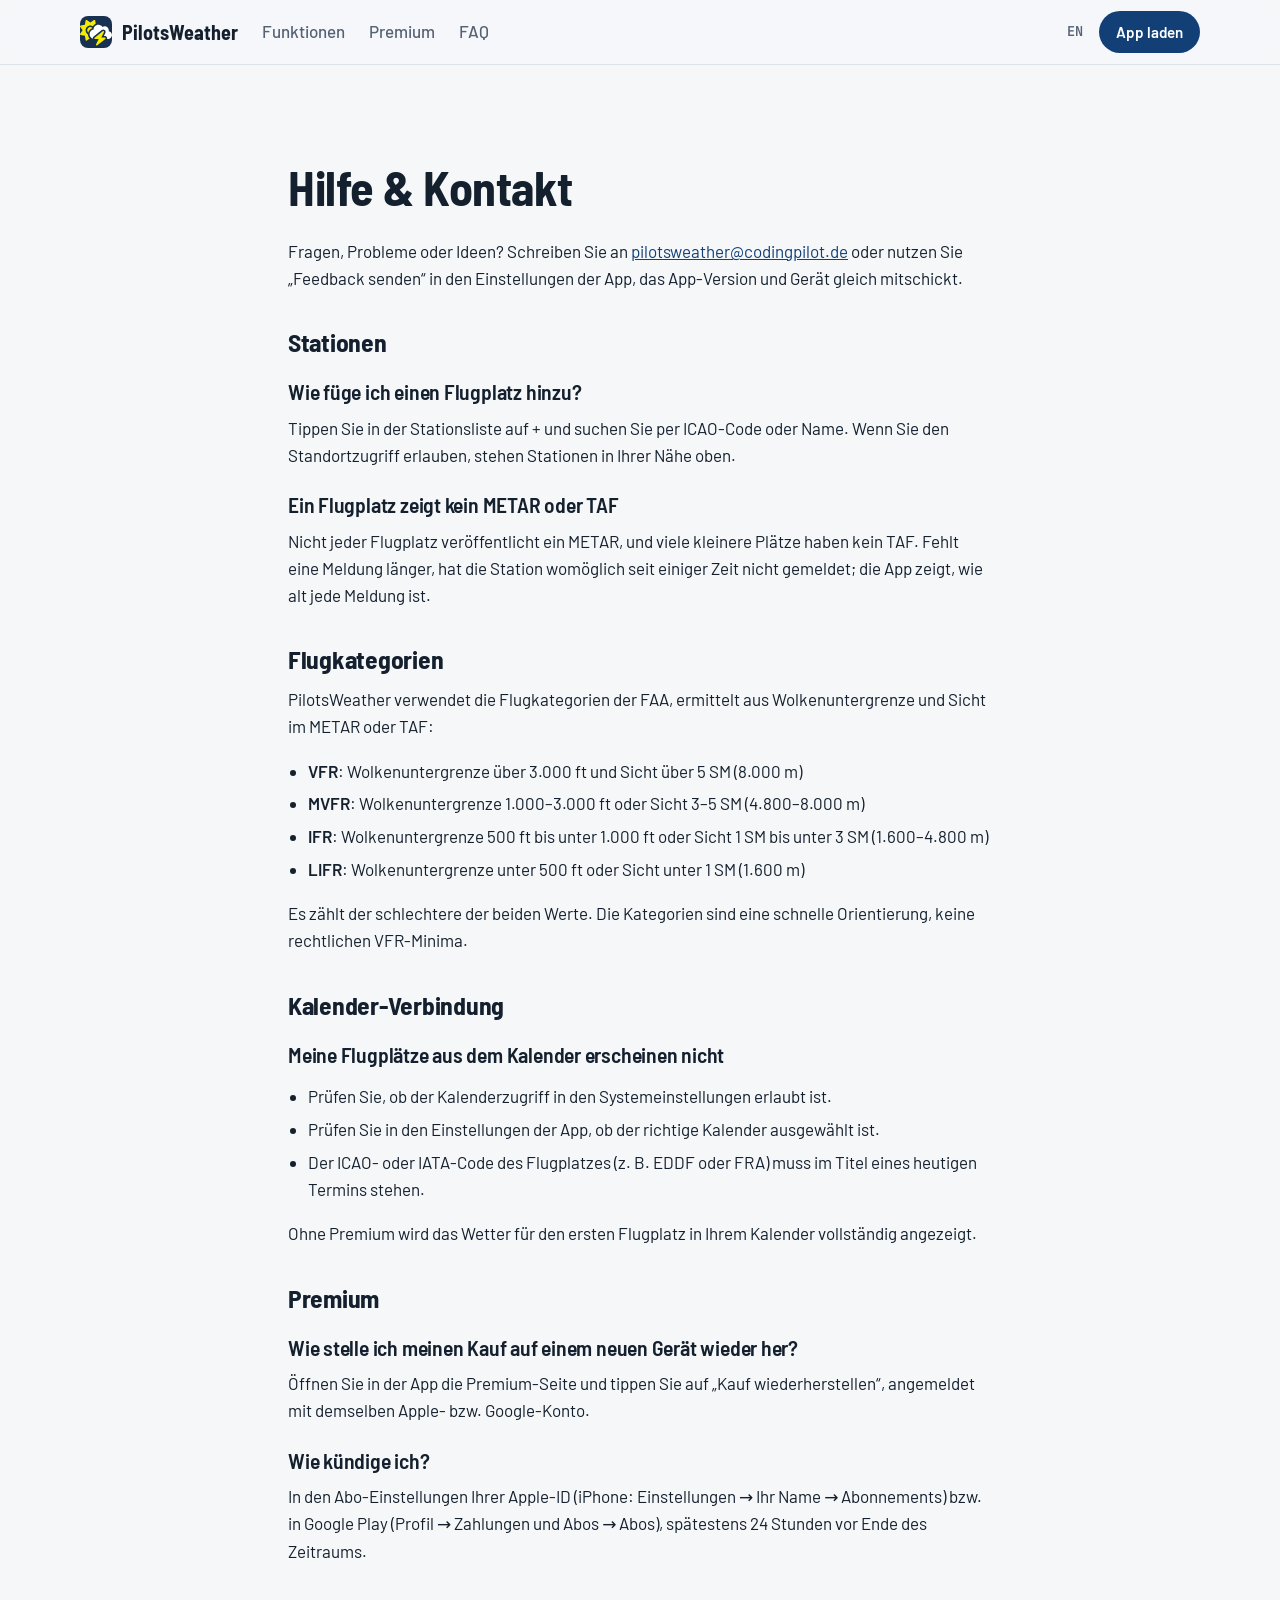
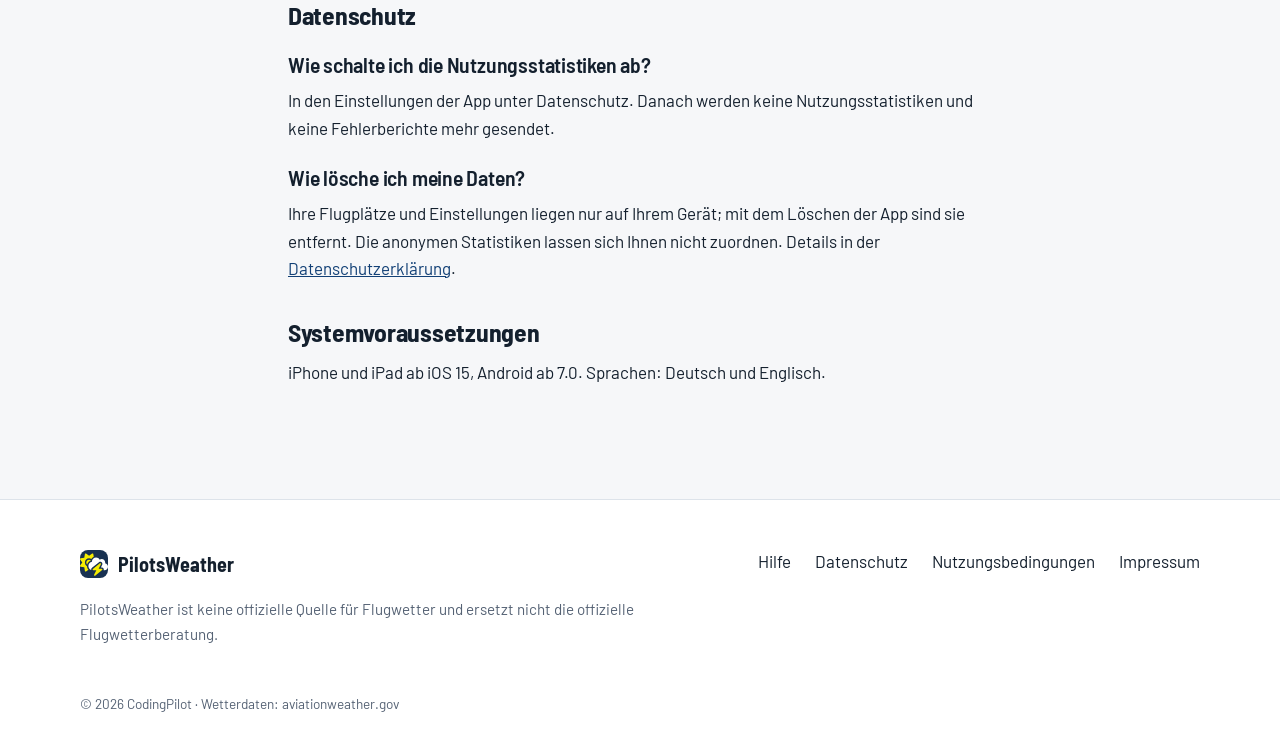
<file: de/hilfe/index.html>
<!DOCTYPE html><html lang="de" data-astro-cid-5hce7sga> <head><meta charset="utf-8"><meta name="viewport" content="width=device-width, initial-scale=1"><title>Hilfe &amp; Kontakt – PilotsWeather</title><meta name="description" content="Hilfe zu PilotsWeather: Stationen, Flugkategorien, Kalender-Verbindung, Premium und Kontakt."><link rel="canonical" href="https://pilotsweather.codingpilot.de/de/hilfe/"><link rel="alternate" hreflang="en" href="https://pilotsweather.codingpilot.de/support/"><link rel="alternate" hreflang="de" href="https://pilotsweather.codingpilot.de/de/hilfe/"><link rel="alternate" hreflang="x-default" href="https://pilotsweather.codingpilot.de/support/"><link rel="icon" href="/favicon.svg" type="image/svg+xml"><link rel="apple-touch-icon" href="/apple-touch-icon.png"><meta name="theme-color" content="#124076"><meta property="og:type" content="website"><meta property="og:title" content="Hilfe &#38; Kontakt – PilotsWeather"><meta property="og:description" content="Hilfe zu PilotsWeather: Stationen, Flugkategorien, Kalender-Verbindung, Premium und Kontakt."><meta property="og:url" content="https://pilotsweather.codingpilot.de/de/hilfe/"><meta property="og:image" content="https://pilotsweather.codingpilot.de/og-image.png"><meta name="apple-itunes-app" content="app-id=6479964087"><link rel="stylesheet" href="/_astro/index.WuVf8rKL.css">
<style>h1[data-astro-cid-5r5pfnjt]{font-size:clamp(2.2rem,5vw,3rem)}.updated[data-astro-cid-5r5pfnjt]{color:var(--text-muted);font-family:var(--font-mono);font-size:.85rem}
</style></head> <body data-astro-cid-5hce7sga> <a class="skip-link" href="#main" data-astro-cid-5hce7sga>Zum Inhalt springen</a> <header class="site-header" data-astro-cid-5hce7sga> <div class="container site-header__inner" data-astro-cid-5hce7sga> <a class="brand" href="/de/" data-astro-cid-5hce7sga> <img src="/app-icon.svg" alt="" width="32" height="32" data-astro-cid-5hce7sga> <span data-astro-cid-5hce7sga>PilotsWeather</span> </a> <nav class="site-nav" aria-label="Hauptnavigation" data-astro-cid-5hce7sga> <a href="/de/#features" data-astro-cid-5hce7sga>Funktionen</a> <a href="/de/#pro" data-astro-cid-5hce7sga>Premium</a> <a href="/de/#faq" data-astro-cid-5hce7sga>FAQ</a> </nav> <div class="site-header__actions" data-astro-cid-5hce7sga> <a class="lang-switch" href="/support/" hreflang="en" lang="en" data-astro-cid-5hce7sga>EN</a> <a class="btn btn--primary btn--small" href="/de/#download" data-astro-cid-5hce7sga>App laden</a> </div> </div> </header> <main id="main" data-astro-cid-5hce7sga>  <section class="section" data-astro-cid-5r5pfnjt> <div class="container prose" data-astro-cid-5r5pfnjt> <h1 data-astro-cid-5r5pfnjt>Hilfe &amp; Kontakt</h1>   <p>
Fragen, Probleme oder Ideen? Schreiben Sie an <a href="mailto:pilotsweather@codingpilot.de">pilotsweather@codingpilot.de</a> oder nutzen
    Sie „Feedback senden“ in den Einstellungen der App, das App-Version und Gerät gleich mitschickt.
</p> <h2>Stationen</h2> <h3>Wie füge ich einen Flugplatz hinzu?</h3> <p>
Tippen Sie in der Stationsliste auf + und suchen Sie per ICAO-Code oder Name. Wenn Sie den Standortzugriff
    erlauben, stehen Stationen in Ihrer Nähe oben.
</p> <h3>Ein Flugplatz zeigt kein METAR oder TAF</h3> <p>
Nicht jeder Flugplatz veröffentlicht ein METAR, und viele kleinere Plätze haben kein TAF. Fehlt eine Meldung
    länger, hat die Station womöglich seit einiger Zeit nicht gemeldet; die App zeigt, wie alt jede Meldung ist.
</p> <h2>Flugkategorien</h2> <p>PilotsWeather verwendet die Flugkategorien der FAA, ermittelt aus Wolkenuntergrenze und Sicht im METAR oder TAF:</p> <ul> <li><strong>VFR</strong>: Wolkenuntergrenze über 3.000 ft und Sicht über 5 SM (8.000 m)</li> <li><strong>MVFR</strong>: Wolkenuntergrenze 1.000–3.000 ft oder Sicht 3–5 SM (4.800–8.000 m)</li> <li><strong>IFR</strong>: Wolkenuntergrenze 500 ft bis unter 1.000 ft oder Sicht 1 SM bis unter 3 SM (1.600–4.800 m)</li> <li><strong>LIFR</strong>: Wolkenuntergrenze unter 500 ft oder Sicht unter 1 SM (1.600 m)</li> </ul> <p>Es zählt der schlechtere der beiden Werte. Die Kategorien sind eine schnelle Orientierung, keine rechtlichen VFR-Minima.</p> <h2>Kalender-Verbindung</h2> <h3>Meine Flugplätze aus dem Kalender erscheinen nicht</h3> <ul> <li>Prüfen Sie, ob der Kalenderzugriff in den Systemeinstellungen erlaubt ist.</li> <li>Prüfen Sie in den Einstellungen der App, ob der richtige Kalender ausgewählt ist.</li> <li>Der ICAO- oder IATA-Code des Flugplatzes (z. B. EDDF oder FRA) muss im Titel eines heutigen Termins stehen.</li> </ul> <p>Ohne Premium wird das Wetter für den ersten Flugplatz in Ihrem Kalender vollständig angezeigt.</p> <h2>Premium</h2> <h3>Wie stelle ich meinen Kauf auf einem neuen Gerät wieder her?</h3> <p>Öffnen Sie in der App die Premium-Seite und tippen Sie auf „Kauf wiederherstellen“, angemeldet mit demselben Apple- bzw. Google-Konto.</p> <h3>Wie kündige ich?</h3> <p>
In den Abo-Einstellungen Ihrer Apple-ID (iPhone: Einstellungen → Ihr Name → Abonnements) bzw. in Google Play
    (Profil → Zahlungen und Abos → Abos), spätestens 24 Stunden vor Ende des Zeitraums.
</p> <h2>Datenschutz</h2> <h3>Wie schalte ich die Nutzungsstatistiken ab?</h3> <p>In den Einstellungen der App unter Datenschutz. Danach werden keine Nutzungsstatistiken und keine Fehlerberichte mehr gesendet.</p> <h3>Wie lösche ich meine Daten?</h3> <p>
Ihre Flugplätze und Einstellungen liegen nur auf Ihrem Gerät; mit dem Löschen der App sind sie entfernt. Die
    anonymen Statistiken lassen sich Ihnen nicht zuordnen. Details in der <a href="/de/datenschutz/">Datenschutzerklärung</a>.
</p> <h2>Systemvoraussetzungen</h2> <p>iPhone und iPad ab iOS 15, Android ab 7.0. Sprachen: Deutsch und Englisch.</p>  </div> </section>  </main> <footer class="site-footer" data-astro-cid-5hce7sga> <div class="container site-footer__inner" data-astro-cid-5hce7sga> <div data-astro-cid-5hce7sga> <a class="brand" href="/de/" data-astro-cid-5hce7sga> <img src="/app-icon.svg" alt="" width="28" height="28" data-astro-cid-5hce7sga> <span data-astro-cid-5hce7sga>PilotsWeather</span> </a> <p class="site-footer__note" data-astro-cid-5hce7sga>PilotsWeather ist keine offizielle Quelle für Flugwetter und ersetzt nicht die offizielle Flugwetterberatung.</p> </div> <nav class="site-footer__links" aria-label="Rechtliches und Hilfe" data-astro-cid-5hce7sga> <a href="/de/hilfe/" data-astro-cid-5hce7sga>Hilfe</a> <a href="/de/datenschutz/" data-astro-cid-5hce7sga>Datenschutz</a> <a href="/de/nutzungsbedingungen/" data-astro-cid-5hce7sga>Nutzungsbedingungen</a> <a href="/de/impressum/" data-astro-cid-5hce7sga>Impressum</a> </nav> </div> <div class="container" data-astro-cid-5hce7sga> <p class="site-footer__copy" data-astro-cid-5hce7sga>© 2026 CodingPilot · Wetterdaten: aviationweather.gov</p> </div> </footer> </body></html>
</file>
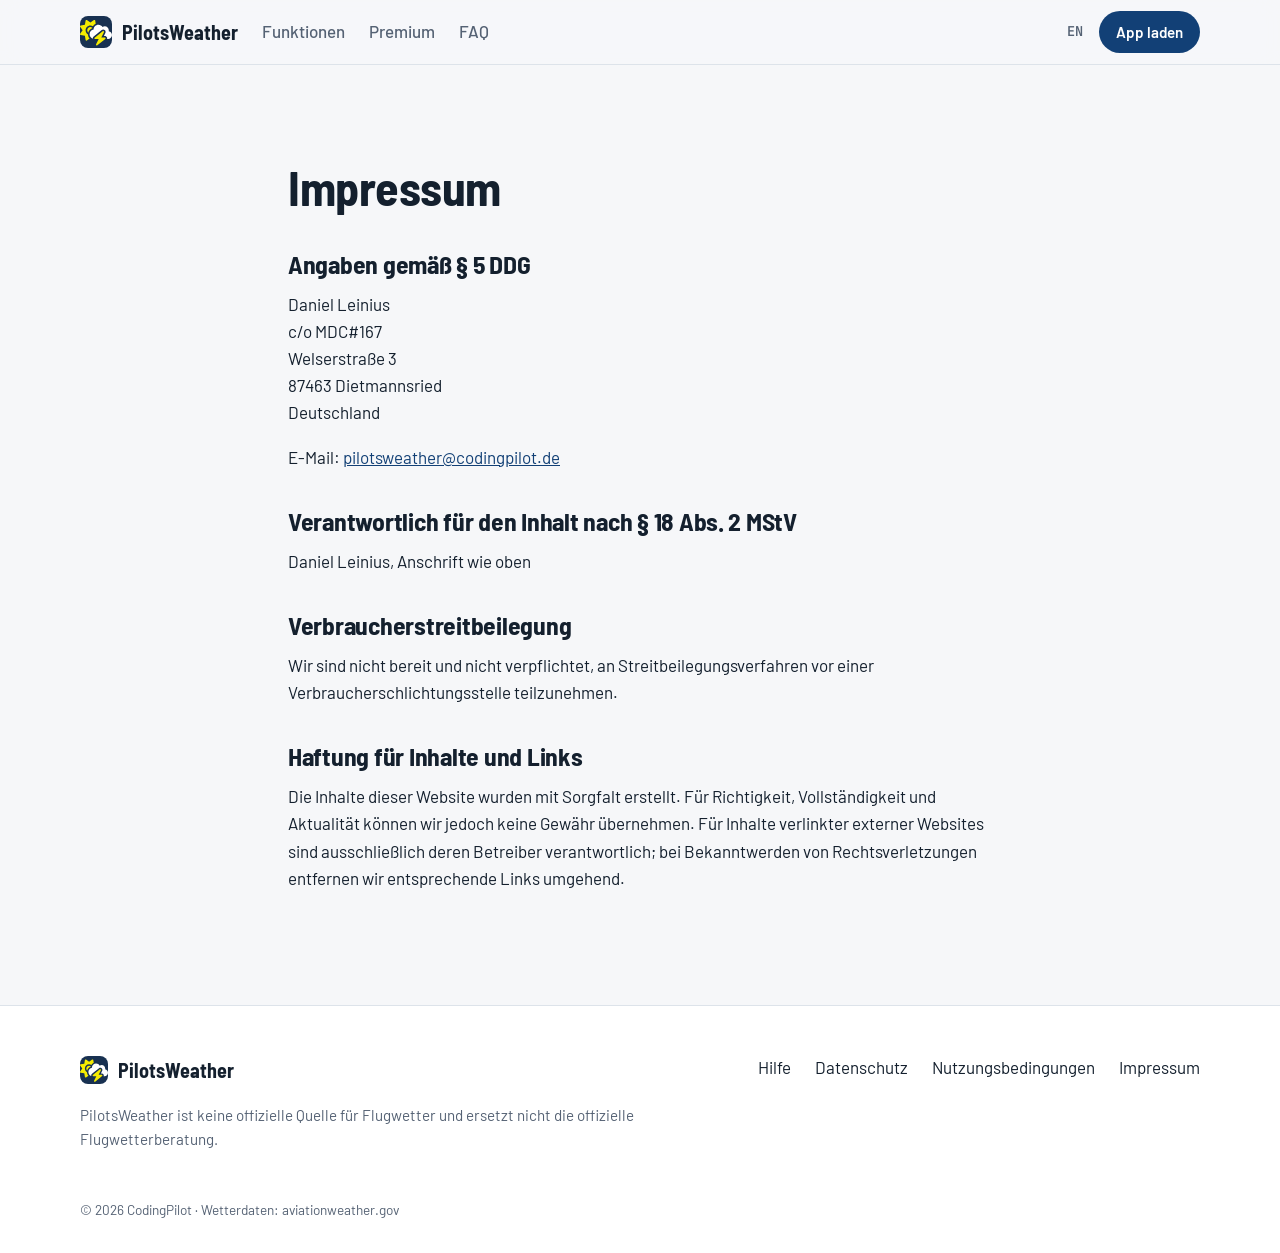
<file: de/impressum/index.html>
<!DOCTYPE html><html lang="de" data-astro-cid-5hce7sga> <head><meta charset="utf-8"><meta name="viewport" content="width=device-width, initial-scale=1"><title>Impressum – PilotsWeather</title><meta name="description" content="Impressum von PilotsWeather."><link rel="canonical" href="https://pilotsweather.codingpilot.de/de/impressum/"><link rel="alternate" hreflang="en" href="https://pilotsweather.codingpilot.de/imprint/"><link rel="alternate" hreflang="de" href="https://pilotsweather.codingpilot.de/de/impressum/"><link rel="alternate" hreflang="x-default" href="https://pilotsweather.codingpilot.de/imprint/"><link rel="icon" href="/favicon.svg" type="image/svg+xml"><link rel="apple-touch-icon" href="/apple-touch-icon.png"><meta name="theme-color" content="#124076"><meta property="og:type" content="website"><meta property="og:title" content="Impressum – PilotsWeather"><meta property="og:description" content="Impressum von PilotsWeather."><meta property="og:url" content="https://pilotsweather.codingpilot.de/de/impressum/"><meta property="og:image" content="https://pilotsweather.codingpilot.de/og-image.png"><meta name="apple-itunes-app" content="app-id=6479964087"><link rel="stylesheet" href="/_astro/index.WuVf8rKL.css">
<style>h1[data-astro-cid-5r5pfnjt]{font-size:clamp(2.2rem,5vw,3rem)}.updated[data-astro-cid-5r5pfnjt]{color:var(--text-muted);font-family:var(--font-mono);font-size:.85rem}
</style></head> <body data-astro-cid-5hce7sga> <a class="skip-link" href="#main" data-astro-cid-5hce7sga>Zum Inhalt springen</a> <header class="site-header" data-astro-cid-5hce7sga> <div class="container site-header__inner" data-astro-cid-5hce7sga> <a class="brand" href="/de/" data-astro-cid-5hce7sga> <img src="/app-icon.svg" alt="" width="32" height="32" data-astro-cid-5hce7sga> <span data-astro-cid-5hce7sga>PilotsWeather</span> </a> <nav class="site-nav" aria-label="Hauptnavigation" data-astro-cid-5hce7sga> <a href="/de/#features" data-astro-cid-5hce7sga>Funktionen</a> <a href="/de/#pro" data-astro-cid-5hce7sga>Premium</a> <a href="/de/#faq" data-astro-cid-5hce7sga>FAQ</a> </nav> <div class="site-header__actions" data-astro-cid-5hce7sga> <a class="lang-switch" href="/imprint/" hreflang="en" lang="en" data-astro-cid-5hce7sga>EN</a> <a class="btn btn--primary btn--small" href="/de/#download" data-astro-cid-5hce7sga>App laden</a> </div> </div> </header> <main id="main" data-astro-cid-5hce7sga>  <section class="section" data-astro-cid-5r5pfnjt> <div class="container prose" data-astro-cid-5r5pfnjt> <h1 data-astro-cid-5r5pfnjt>Impressum</h1>   <h2>Angaben gemäß § 5 DDG</h2> <p>
Daniel Leinius<br>
c/o MDC#167<br>
Welserstraße 3<br>
87463 Dietmannsried<br>
Deutschland
</p> <p>E-Mail: <a href="mailto:pilotsweather@codingpilot.de">pilotsweather@codingpilot.de</a></p> <h2>Verantwortlich für den Inhalt nach § 18 Abs. 2 MStV</h2> <p>Daniel Leinius, Anschrift wie oben</p> <h2>Verbraucherstreitbeilegung</h2> <p>Wir sind nicht bereit und nicht verpflichtet, an Streitbeilegungsverfahren vor einer Verbraucherschlichtungsstelle teilzunehmen.</p> <h2>Haftung für Inhalte und Links</h2> <p>
Die Inhalte dieser Website wurden mit Sorgfalt erstellt. Für Richtigkeit, Vollständigkeit und Aktualität können wir
    jedoch keine Gewähr übernehmen. Für Inhalte verlinkter externer Websites sind ausschließlich deren Betreiber
    verantwortlich; bei Bekanntwerden von Rechtsverletzungen entfernen wir entsprechende Links umgehend.
</p>  </div> </section>  </main> <footer class="site-footer" data-astro-cid-5hce7sga> <div class="container site-footer__inner" data-astro-cid-5hce7sga> <div data-astro-cid-5hce7sga> <a class="brand" href="/de/" data-astro-cid-5hce7sga> <img src="/app-icon.svg" alt="" width="28" height="28" data-astro-cid-5hce7sga> <span data-astro-cid-5hce7sga>PilotsWeather</span> </a> <p class="site-footer__note" data-astro-cid-5hce7sga>PilotsWeather ist keine offizielle Quelle für Flugwetter und ersetzt nicht die offizielle Flugwetterberatung.</p> </div> <nav class="site-footer__links" aria-label="Rechtliches und Hilfe" data-astro-cid-5hce7sga> <a href="/de/hilfe/" data-astro-cid-5hce7sga>Hilfe</a> <a href="/de/datenschutz/" data-astro-cid-5hce7sga>Datenschutz</a> <a href="/de/nutzungsbedingungen/" data-astro-cid-5hce7sga>Nutzungsbedingungen</a> <a href="/de/impressum/" data-astro-cid-5hce7sga>Impressum</a> </nav> </div> <div class="container" data-astro-cid-5hce7sga> <p class="site-footer__copy" data-astro-cid-5hce7sga>© 2026 CodingPilot · Wetterdaten: aviationweather.gov</p> </div> </footer> </body></html>
</file>
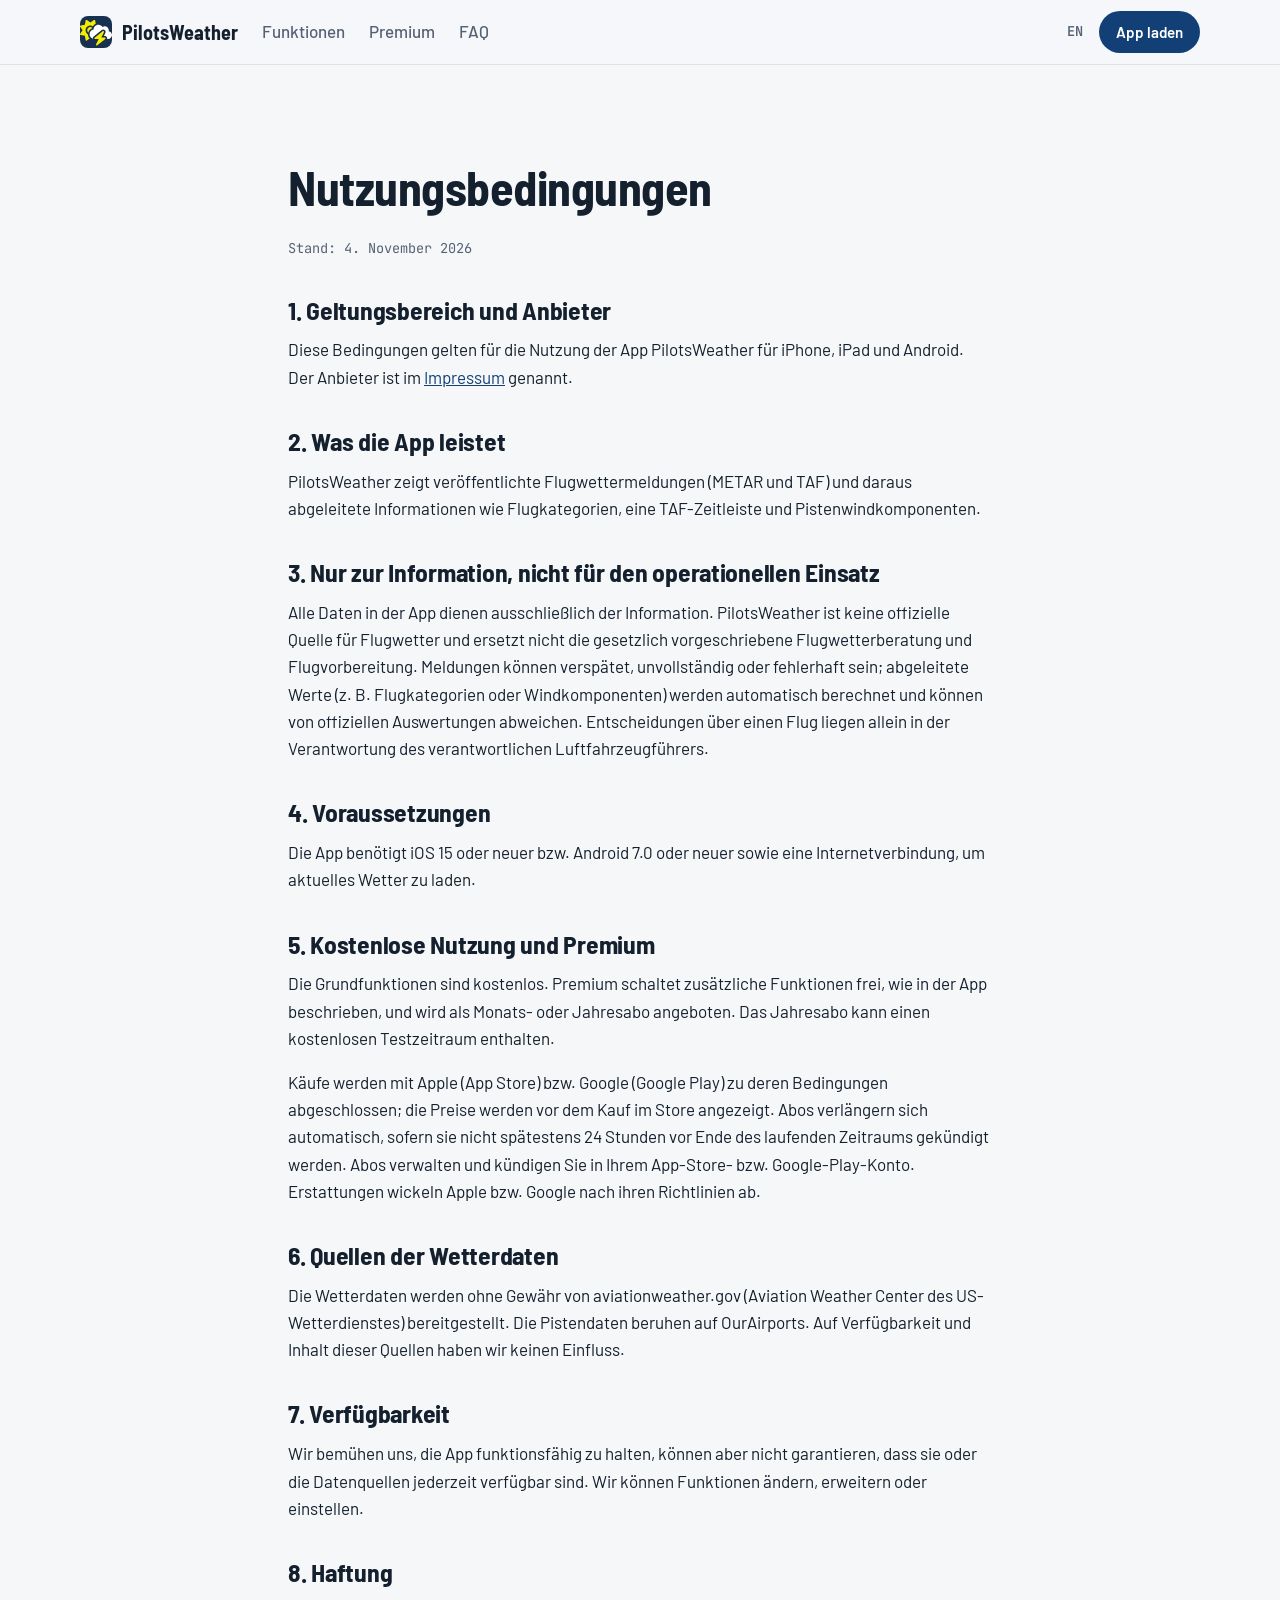
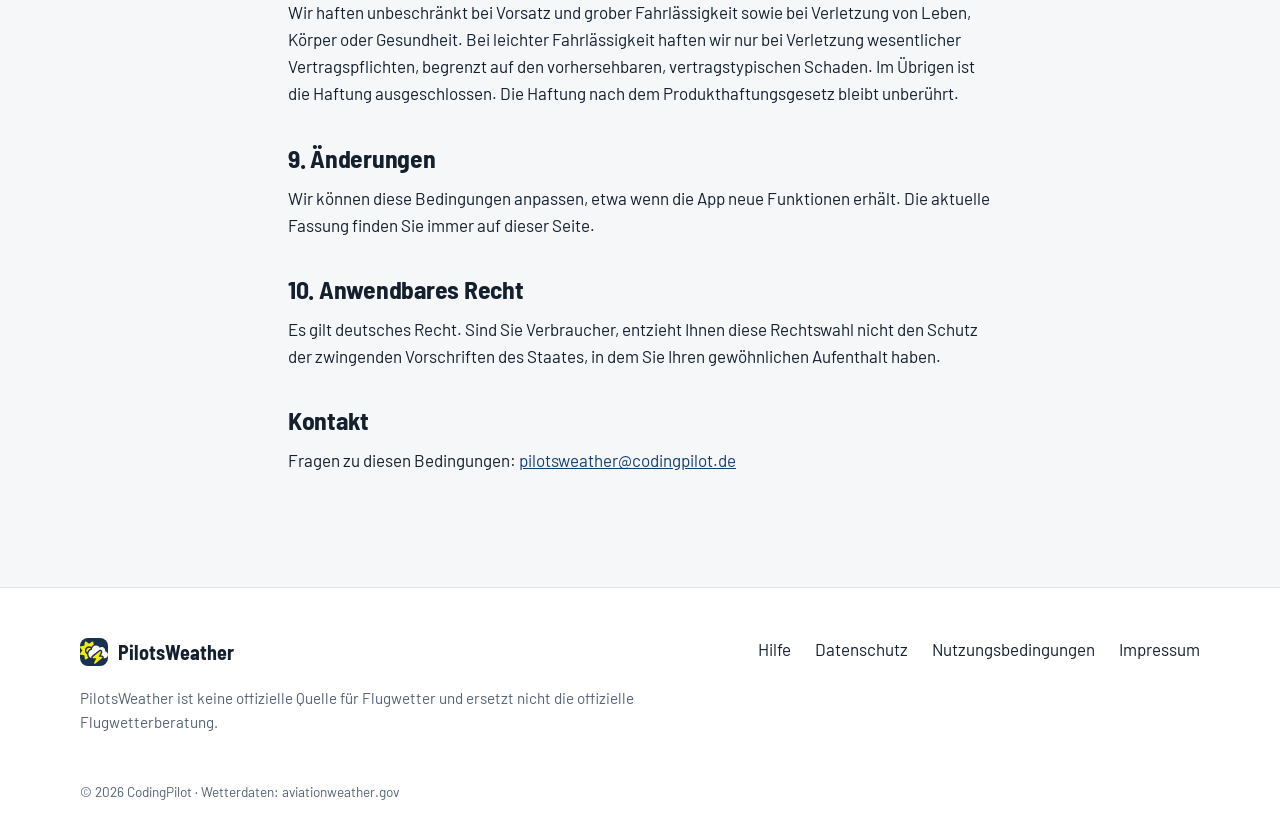
<file: de/nutzungsbedingungen/index.html>
<!DOCTYPE html><html lang="de" data-astro-cid-5hce7sga> <head><meta charset="utf-8"><meta name="viewport" content="width=device-width, initial-scale=1"><title>Nutzungsbedingungen – PilotsWeather</title><meta name="description" content="Nutzungsbedingungen der App PilotsWeather: nur zur Information, nicht für den operationellen Einsatz; Premium über App Store und Google Play."><link rel="canonical" href="https://pilotsweather.codingpilot.de/de/nutzungsbedingungen/"><link rel="alternate" hreflang="en" href="https://pilotsweather.codingpilot.de/terms/"><link rel="alternate" hreflang="de" href="https://pilotsweather.codingpilot.de/de/nutzungsbedingungen/"><link rel="alternate" hreflang="x-default" href="https://pilotsweather.codingpilot.de/terms/"><link rel="icon" href="/favicon.svg" type="image/svg+xml"><link rel="apple-touch-icon" href="/apple-touch-icon.png"><meta name="theme-color" content="#124076"><meta property="og:type" content="website"><meta property="og:title" content="Nutzungsbedingungen – PilotsWeather"><meta property="og:description" content="Nutzungsbedingungen der App PilotsWeather: nur zur Information, nicht für den operationellen Einsatz; Premium über App Store und Google Play."><meta property="og:url" content="https://pilotsweather.codingpilot.de/de/nutzungsbedingungen/"><meta property="og:image" content="https://pilotsweather.codingpilot.de/og-image.png"><meta name="apple-itunes-app" content="app-id=6479964087"><link rel="stylesheet" href="/_astro/index.WuVf8rKL.css">
<style>h1[data-astro-cid-5r5pfnjt]{font-size:clamp(2.2rem,5vw,3rem)}.updated[data-astro-cid-5r5pfnjt]{color:var(--text-muted);font-family:var(--font-mono);font-size:.85rem}
</style></head> <body data-astro-cid-5hce7sga> <a class="skip-link" href="#main" data-astro-cid-5hce7sga>Zum Inhalt springen</a> <header class="site-header" data-astro-cid-5hce7sga> <div class="container site-header__inner" data-astro-cid-5hce7sga> <a class="brand" href="/de/" data-astro-cid-5hce7sga> <img src="/app-icon.svg" alt="" width="32" height="32" data-astro-cid-5hce7sga> <span data-astro-cid-5hce7sga>PilotsWeather</span> </a> <nav class="site-nav" aria-label="Hauptnavigation" data-astro-cid-5hce7sga> <a href="/de/#features" data-astro-cid-5hce7sga>Funktionen</a> <a href="/de/#pro" data-astro-cid-5hce7sga>Premium</a> <a href="/de/#faq" data-astro-cid-5hce7sga>FAQ</a> </nav> <div class="site-header__actions" data-astro-cid-5hce7sga> <a class="lang-switch" href="/terms/" hreflang="en" lang="en" data-astro-cid-5hce7sga>EN</a> <a class="btn btn--primary btn--small" href="/de/#download" data-astro-cid-5hce7sga>App laden</a> </div> </div> </header> <main id="main" data-astro-cid-5hce7sga>  <section class="section" data-astro-cid-5r5pfnjt> <div class="container prose" data-astro-cid-5r5pfnjt> <h1 data-astro-cid-5r5pfnjt>Nutzungsbedingungen</h1> <p class="updated" data-astro-cid-5r5pfnjt>Stand: 4. November 2026</p>  <h2>1. Geltungsbereich und Anbieter</h2> <p>
Diese Bedingungen gelten für die Nutzung der App PilotsWeather für iPhone, iPad und Android. Der Anbieter ist im
<a href="/de/impressum/">Impressum</a> genannt.
</p> <h2>2. Was die App leistet</h2> <p>
PilotsWeather zeigt veröffentlichte Flugwettermeldungen (METAR und TAF) und daraus abgeleitete Informationen wie
    Flugkategorien, eine TAF-Zeitleiste und Pistenwindkomponenten.
</p> <h2>3. Nur zur Information, nicht für den operationellen Einsatz</h2> <p>
Alle Daten in der App dienen ausschließlich der Information. PilotsWeather ist keine offizielle Quelle für Flugwetter
    und ersetzt nicht die gesetzlich vorgeschriebene Flugwetterberatung und Flugvorbereitung. Meldungen können
    verspätet, unvollständig oder fehlerhaft sein; abgeleitete Werte (z. B. Flugkategorien oder Windkomponenten) werden
    automatisch berechnet und können von offiziellen Auswertungen abweichen. Entscheidungen über einen Flug liegen
    allein in der Verantwortung des verantwortlichen Luftfahrzeugführers.
</p> <h2>4. Voraussetzungen</h2> <p>
Die App benötigt iOS 15 oder neuer bzw. Android 7.0 oder neuer sowie eine Internetverbindung, um aktuelles Wetter zu
    laden.
</p> <h2>5. Kostenlose Nutzung und Premium</h2> <p>
Die Grundfunktionen sind kostenlos. Premium schaltet zusätzliche Funktionen frei, wie in der App beschrieben, und
    wird als Monats- oder Jahresabo angeboten. Das Jahresabo kann einen kostenlosen Testzeitraum enthalten.
</p> <p>
Käufe werden mit Apple (App Store) bzw. Google (Google Play) zu deren Bedingungen abgeschlossen; die Preise werden
    vor dem Kauf im Store angezeigt. Abos verlängern sich automatisch, sofern sie nicht spätestens 24 Stunden vor Ende
    des laufenden Zeitraums gekündigt werden. Abos verwalten und kündigen Sie in Ihrem App-Store- bzw.
    Google-Play-Konto. Erstattungen wickeln Apple bzw. Google nach ihren Richtlinien ab.
</p> <h2>6. Quellen der Wetterdaten</h2> <p>
Die Wetterdaten werden ohne Gewähr von aviationweather.gov (Aviation Weather Center des US-Wetterdienstes)
    bereitgestellt. Die Pistendaten beruhen auf OurAirports. Auf Verfügbarkeit und Inhalt dieser Quellen haben wir
    keinen Einfluss.
</p> <h2>7. Verfügbarkeit</h2> <p>
Wir bemühen uns, die App funktionsfähig zu halten, können aber nicht garantieren, dass sie oder die Datenquellen
    jederzeit verfügbar sind. Wir können Funktionen ändern, erweitern oder einstellen.
</p> <h2>8. Haftung</h2> <p>
Wir haften unbeschränkt bei Vorsatz und grober Fahrlässigkeit sowie bei Verletzung von Leben, Körper oder
    Gesundheit. Bei leichter Fahrlässigkeit haften wir nur bei Verletzung wesentlicher Vertragspflichten, begrenzt auf
    den vorhersehbaren, vertragstypischen Schaden. Im Übrigen ist die Haftung ausgeschlossen. Die Haftung nach dem
    Produkthaftungsgesetz bleibt unberührt.
</p> <h2>9. Änderungen</h2> <p>
Wir können diese Bedingungen anpassen, etwa wenn die App neue Funktionen erhält. Die aktuelle Fassung finden Sie
    immer auf dieser Seite.
</p> <h2>10. Anwendbares Recht</h2> <p>
Es gilt deutsches Recht. Sind Sie Verbraucher, entzieht Ihnen diese Rechtswahl nicht den Schutz der zwingenden
    Vorschriften des Staates, in dem Sie Ihren gewöhnlichen Aufenthalt haben.
</p> <h2>Kontakt</h2> <p>Fragen zu diesen Bedingungen: <a href="mailto:pilotsweather@codingpilot.de">pilotsweather@codingpilot.de</a></p>  </div> </section>  </main> <footer class="site-footer" data-astro-cid-5hce7sga> <div class="container site-footer__inner" data-astro-cid-5hce7sga> <div data-astro-cid-5hce7sga> <a class="brand" href="/de/" data-astro-cid-5hce7sga> <img src="/app-icon.svg" alt="" width="28" height="28" data-astro-cid-5hce7sga> <span data-astro-cid-5hce7sga>PilotsWeather</span> </a> <p class="site-footer__note" data-astro-cid-5hce7sga>PilotsWeather ist keine offizielle Quelle für Flugwetter und ersetzt nicht die offizielle Flugwetterberatung.</p> </div> <nav class="site-footer__links" aria-label="Rechtliches und Hilfe" data-astro-cid-5hce7sga> <a href="/de/hilfe/" data-astro-cid-5hce7sga>Hilfe</a> <a href="/de/datenschutz/" data-astro-cid-5hce7sga>Datenschutz</a> <a href="/de/nutzungsbedingungen/" data-astro-cid-5hce7sga>Nutzungsbedingungen</a> <a href="/de/impressum/" data-astro-cid-5hce7sga>Impressum</a> </nav> </div> <div class="container" data-astro-cid-5hce7sga> <p class="site-footer__copy" data-astro-cid-5hce7sga>© 2026 CodingPilot · Wetterdaten: aviationweather.gov</p> </div> </footer> </body></html>
</file>
<file: _astro/index.WuVf8rKL.css>
@font-face{font-family:Barlow;font-style:normal;font-display:swap;font-weight:400;src:url(/_astro/barlow-vietnamese-400-normal.Dpl4UHAZ.woff2) format("woff2"),url(/_astro/barlow-vietnamese-400-normal.BFeobeCK.woff) format("woff");unicode-range:U+0102-0103,U+0110-0111,U+0128-0129,U+0168-0169,U+01A0-01A1,U+01AF-01B0,U+0300-0301,U+0303-0304,U+0308-0309,U+0323,U+0329,U+1EA0-1EF9,U+20AB}@font-face{font-family:Barlow;font-style:normal;font-display:swap;font-weight:400;src:url(/_astro/barlow-latin-ext-400-normal.HxX4XjxC.woff2) format("woff2"),url(/_astro/barlow-latin-ext-400-normal.CvBsJvxq.woff) format("woff");unicode-range:U+0100-02BA,U+02BD-02C5,U+02C7-02CC,U+02CE-02D7,U+02DD-02FF,U+0304,U+0308,U+0329,U+1D00-1DBF,U+1E00-1E9F,U+1EF2-1EFF,U+2020,U+20A0-20AB,U+20AD-20C0,U+2113,U+2C60-2C7F,U+A720-A7FF}@font-face{font-family:Barlow;font-style:normal;font-display:swap;font-weight:400;src:url(/_astro/barlow-latin-400-normal.qiz4-Cze.woff2) format("woff2"),url(/_astro/barlow-latin-400-normal.fsAxiSwU.woff) format("woff");unicode-range:U+0000-00FF,U+0131,U+0152-0153,U+02BB-02BC,U+02C6,U+02DA,U+02DC,U+0304,U+0308,U+0329,U+2000-206F,U+20AC,U+2122,U+2191,U+2193,U+2212,U+2215,U+FEFF,U+FFFD}@font-face{font-family:Barlow;font-style:normal;font-display:swap;font-weight:500;src:url(/_astro/barlow-vietnamese-500-normal.zTViEIzf.woff2) format("woff2"),url(/_astro/barlow-vietnamese-500-normal.GNfB7rCE.woff) format("woff");unicode-range:U+0102-0103,U+0110-0111,U+0128-0129,U+0168-0169,U+01A0-01A1,U+01AF-01B0,U+0300-0301,U+0303-0304,U+0308-0309,U+0323,U+0329,U+1EA0-1EF9,U+20AB}@font-face{font-family:Barlow;font-style:normal;font-display:swap;font-weight:500;src:url(/_astro/barlow-latin-ext-500-normal.DOaysfXq.woff2) format("woff2"),url(/_astro/barlow-latin-ext-500-normal.CJPcKP2Q.woff) format("woff");unicode-range:U+0100-02BA,U+02BD-02C5,U+02C7-02CC,U+02CE-02D7,U+02DD-02FF,U+0304,U+0308,U+0329,U+1D00-1DBF,U+1E00-1E9F,U+1EF2-1EFF,U+2020,U+20A0-20AB,U+20AD-20C0,U+2113,U+2C60-2C7F,U+A720-A7FF}@font-face{font-family:Barlow;font-style:normal;font-display:swap;font-weight:500;src:url(/_astro/barlow-latin-500-normal.BPAOfeC8.woff2) format("woff2"),url(/_astro/barlow-latin-500-normal.C1h8hMer.woff) format("woff");unicode-range:U+0000-00FF,U+0131,U+0152-0153,U+02BB-02BC,U+02C6,U+02DA,U+02DC,U+0304,U+0308,U+0329,U+2000-206F,U+20AC,U+2122,U+2191,U+2193,U+2212,U+2215,U+FEFF,U+FFFD}@font-face{font-family:Barlow;font-style:normal;font-display:swap;font-weight:600;src:url(/_astro/barlow-vietnamese-600-normal.DcjprdFV.woff2) format("woff2"),url(/_astro/barlow-vietnamese-600-normal.CA_GiK2e.woff) format("woff");unicode-range:U+0102-0103,U+0110-0111,U+0128-0129,U+0168-0169,U+01A0-01A1,U+01AF-01B0,U+0300-0301,U+0303-0304,U+0308-0309,U+0323,U+0329,U+1EA0-1EF9,U+20AB}@font-face{font-family:Barlow;font-style:normal;font-display:swap;font-weight:600;src:url(/_astro/barlow-latin-ext-600-normal.B8NK_A3D.woff2) format("woff2"),url(/_astro/barlow-latin-ext-600-normal.DMVRjfRT.woff) format("woff");unicode-range:U+0100-02BA,U+02BD-02C5,U+02C7-02CC,U+02CE-02D7,U+02DD-02FF,U+0304,U+0308,U+0329,U+1D00-1DBF,U+1E00-1E9F,U+1EF2-1EFF,U+2020,U+20A0-20AB,U+20AD-20C0,U+2113,U+2C60-2C7F,U+A720-A7FF}@font-face{font-family:Barlow;font-style:normal;font-display:swap;font-weight:600;src:url(/_astro/barlow-latin-600-normal.DILqtrty.woff2) format("woff2"),url(/_astro/barlow-latin-600-normal.CNwfPWQD.woff) format("woff");unicode-range:U+0000-00FF,U+0131,U+0152-0153,U+02BB-02BC,U+02C6,U+02DA,U+02DC,U+0304,U+0308,U+0329,U+2000-206F,U+20AC,U+2122,U+2191,U+2193,U+2212,U+2215,U+FEFF,U+FFFD}@font-face{font-family:Barlow Semi Condensed;font-style:normal;font-display:swap;font-weight:600;src:url(/_astro/barlow-semi-condensed-vietnamese-600-normal.b1FQiZcx.woff2) format("woff2"),url(/_astro/barlow-semi-condensed-vietnamese-600-normal.DzVrjA0Q.woff) format("woff");unicode-range:U+0102-0103,U+0110-0111,U+0128-0129,U+0168-0169,U+01A0-01A1,U+01AF-01B0,U+0300-0301,U+0303-0304,U+0308-0309,U+0323,U+0329,U+1EA0-1EF9,U+20AB}@font-face{font-family:Barlow Semi Condensed;font-style:normal;font-display:swap;font-weight:600;src:url(/_astro/barlow-semi-condensed-latin-ext-600-normal.BkQ9hN72.woff2) format("woff2"),url(/_astro/barlow-semi-condensed-latin-ext-600-normal.BuP8AaxH.woff) format("woff");unicode-range:U+0100-02BA,U+02BD-02C5,U+02C7-02CC,U+02CE-02D7,U+02DD-02FF,U+0304,U+0308,U+0329,U+1D00-1DBF,U+1E00-1E9F,U+1EF2-1EFF,U+2020,U+20A0-20AB,U+20AD-20C0,U+2113,U+2C60-2C7F,U+A720-A7FF}@font-face{font-family:Barlow Semi Condensed;font-style:normal;font-display:swap;font-weight:600;src:url(/_astro/barlow-semi-condensed-latin-600-normal.BkLiAYu4.woff2) format("woff2"),url(/_astro/barlow-semi-condensed-latin-600-normal.DyOfdMBA.woff) format("woff");unicode-range:U+0000-00FF,U+0131,U+0152-0153,U+02BB-02BC,U+02C6,U+02DA,U+02DC,U+0304,U+0308,U+0329,U+2000-206F,U+20AC,U+2122,U+2191,U+2193,U+2212,U+2215,U+FEFF,U+FFFD}@font-face{font-family:Barlow Semi Condensed;font-style:normal;font-display:swap;font-weight:700;src:url(/_astro/barlow-semi-condensed-vietnamese-700-normal.Dm7RZTvf.woff2) format("woff2"),url(/_astro/barlow-semi-condensed-vietnamese-700-normal.BvUTSFNY.woff) format("woff");unicode-range:U+0102-0103,U+0110-0111,U+0128-0129,U+0168-0169,U+01A0-01A1,U+01AF-01B0,U+0300-0301,U+0303-0304,U+0308-0309,U+0323,U+0329,U+1EA0-1EF9,U+20AB}@font-face{font-family:Barlow Semi Condensed;font-style:normal;font-display:swap;font-weight:700;src:url(/_astro/barlow-semi-condensed-latin-ext-700-normal.BhgEo64M.woff2) format("woff2"),url(/_astro/barlow-semi-condensed-latin-ext-700-normal.C0vCoZIV.woff) format("woff");unicode-range:U+0100-02BA,U+02BD-02C5,U+02C7-02CC,U+02CE-02D7,U+02DD-02FF,U+0304,U+0308,U+0329,U+1D00-1DBF,U+1E00-1E9F,U+1EF2-1EFF,U+2020,U+20A0-20AB,U+20AD-20C0,U+2113,U+2C60-2C7F,U+A720-A7FF}@font-face{font-family:Barlow Semi Condensed;font-style:normal;font-display:swap;font-weight:700;src:url(/_astro/barlow-semi-condensed-latin-700-normal.BpqDG8I9.woff2) format("woff2"),url(/_astro/barlow-semi-condensed-latin-700-normal.BMyZXq_9.woff) format("woff");unicode-range:U+0000-00FF,U+0131,U+0152-0153,U+02BB-02BC,U+02C6,U+02DA,U+02DC,U+0304,U+0308,U+0329,U+2000-206F,U+20AC,U+2122,U+2191,U+2193,U+2212,U+2215,U+FEFF,U+FFFD}@font-face{font-family:JetBrains Mono;font-style:normal;font-display:swap;font-weight:400;src:url([data-uri]) format("woff2"),url([data-uri]) format("woff");unicode-range:U+0460-052F,U+1C80-1C8A,U+20B4,U+2DE0-2DFF,U+A640-A69F,U+FE2E-FE2F}@font-face{font-family:JetBrains Mono;font-style:normal;font-display:swap;font-weight:400;src:url(/_astro/jetbrains-mono-cyrillic-400-normal.BEIGL1Tu.woff2) format("woff2"),url(/_astro/jetbrains-mono-cyrillic-400-normal.ugxPyKxw.woff) format("woff");unicode-range:U+0301,U+0400-045F,U+0490-0491,U+04B0-04B1,U+2116}@font-face{font-family:JetBrains Mono;font-style:normal;font-display:swap;font-weight:400;src:url(/_astro/jetbrains-mono-greek-400-normal.C190GLew.woff2) format("woff2"),url(/_astro/jetbrains-mono-greek-400-normal.B9oWc5Lo.woff) format("woff");unicode-range:U+0370-0377,U+037A-037F,U+0384-038A,U+038C,U+038E-03A1,U+03A3-03FF}@font-face{font-family:JetBrains Mono;font-style:normal;font-display:swap;font-weight:400;src:url([data-uri]) format("woff2"),url(/_astro/jetbrains-mono-vietnamese-400-normal.CqNFfHCs.woff) format("woff");unicode-range:U+0102-0103,U+0110-0111,U+0128-0129,U+0168-0169,U+01A0-01A1,U+01AF-01B0,U+0300-0301,U+0303-0304,U+0308-0309,U+0323,U+0329,U+1EA0-1EF9,U+20AB}@font-face{font-family:JetBrains Mono;font-style:normal;font-display:swap;font-weight:400;src:url(/_astro/jetbrains-mono-latin-ext-400-normal.Bc8Ftmh3.woff2) format("woff2"),url(/_astro/jetbrains-mono-latin-ext-400-normal.fXTG6kC5.woff) format("woff");unicode-range:U+0100-02BA,U+02BD-02C5,U+02C7-02CC,U+02CE-02D7,U+02DD-02FF,U+0304,U+0308,U+0329,U+1D00-1DBF,U+1E00-1E9F,U+1EF2-1EFF,U+2020,U+20A0-20AB,U+20AD-20C0,U+2113,U+2C60-2C7F,U+A720-A7FF}@font-face{font-family:JetBrains Mono;font-style:normal;font-display:swap;font-weight:400;src:url(/_astro/jetbrains-mono-latin-400-normal.V6pRDFza.woff2) format("woff2"),url(/_astro/jetbrains-mono-latin-400-normal.6-qcROiO.woff) format("woff");unicode-range:U+0000-00FF,U+0131,U+0152-0153,U+02BB-02BC,U+02C6,U+02DA,U+02DC,U+0304,U+0308,U+0329,U+2000-206F,U+20AC,U+2122,U+2191,U+2193,U+2212,U+2215,U+FEFF,U+FFFD}@font-face{font-family:JetBrains Mono;font-style:normal;font-display:swap;font-weight:600;src:url([data-uri]) format("woff2"),url([data-uri]) format("woff");unicode-range:U+0460-052F,U+1C80-1C8A,U+20B4,U+2DE0-2DFF,U+A640-A69F,U+FE2E-FE2F}@font-face{font-family:JetBrains Mono;font-style:normal;font-display:swap;font-weight:600;src:url(/_astro/jetbrains-mono-cyrillic-600-normal.EVf6-Yzo.woff2) format("woff2"),url(/_astro/jetbrains-mono-cyrillic-600-normal.8K4wrrwR.woff) format("woff");unicode-range:U+0301,U+0400-045F,U+0490-0491,U+04B0-04B1,U+2116}@font-face{font-family:JetBrains Mono;font-style:normal;font-display:swap;font-weight:600;src:url(/_astro/jetbrains-mono-greek-600-normal.H7WoG9Et.woff2) format("woff2"),url(/_astro/jetbrains-mono-greek-600-normal.mc2nkWzM.woff) format("woff");unicode-range:U+0370-0377,U+037A-037F,U+0384-038A,U+038C,U+038E-03A1,U+03A3-03FF}@font-face{font-family:JetBrains Mono;font-style:normal;font-display:swap;font-weight:600;src:url([data-uri]) format("woff2"),url(/_astro/jetbrains-mono-vietnamese-600-normal.OWROknRo.woff) format("woff");unicode-range:U+0102-0103,U+0110-0111,U+0128-0129,U+0168-0169,U+01A0-01A1,U+01AF-01B0,U+0300-0301,U+0303-0304,U+0308-0309,U+0323,U+0329,U+1EA0-1EF9,U+20AB}@font-face{font-family:JetBrains Mono;font-style:normal;font-display:swap;font-weight:600;src:url(/_astro/jetbrains-mono-latin-ext-600-normal.BfB_LPfz.woff2) format("woff2"),url(/_astro/jetbrains-mono-latin-ext-600-normal.DObL3zCW.woff) format("woff");unicode-range:U+0100-02BA,U+02BD-02C5,U+02C7-02CC,U+02CE-02D7,U+02DD-02FF,U+0304,U+0308,U+0329,U+1D00-1DBF,U+1E00-1E9F,U+1EF2-1EFF,U+2020,U+20A0-20AB,U+20AD-20C0,U+2113,U+2C60-2C7F,U+A720-A7FF}@font-face{font-family:JetBrains Mono;font-style:normal;font-display:swap;font-weight:600;src:url(/_astro/jetbrains-mono-latin-600-normal.C8RAYTDA.woff2) format("woff2"),url(/_astro/jetbrains-mono-latin-600-normal.BfsvjouI.woff) format("woff");unicode-range:U+0000-00FF,U+0131,U+0152-0153,U+02BB-02BC,U+02C6,U+02DA,U+02DC,U+0304,U+0308,U+0329,U+2000-206F,U+20AC,U+2122,U+2191,U+2193,U+2212,U+2215,U+FEFF,U+FFFD}:root{--navy: #124076;--navy-deep: #0b2a50;--slate: #7b90a7;--vfr: #1f9d55;--mvfr: #2563eb;--ifr: #dc2626;--lifr: #c026d3;--bg: #f6f7f9;--surface: #ffffff;--surface-2: #eef1f5;--text: #14202e;--text-muted: #556274;--border: #dde3ea;--accent: var(--navy);--accent-text: #ffffff;--link: #124076;--shadow: 0 1px 2px rgb(16 32 56 / 6%), 0 8px 24px rgb(16 32 56 / 8%);--font-body: "Barlow", system-ui, -apple-system, "Segoe UI", sans-serif;--font-display: "Barlow Semi Condensed", "Barlow", system-ui, sans-serif;--font-mono: "JetBrains Mono", ui-monospace, "SF Mono", Menlo, monospace;--radius: 14px;--gutter: 16px;--max: 1120px;color-scheme:light dark}@media(prefers-color-scheme:dark){:root{--bg: #0b1420;--surface: #111d2c;--surface-2: #172638;--text: #e7edf4;--text-muted: #9aa9bb;--border: #22344a;--accent: #3a709a;--link: #8fb8e0;--shadow: 0 1px 2px rgb(0 0 0 / 30%), 0 8px 24px rgb(0 0 0 / 30%)}}*,*:before,*:after{box-sizing:border-box}html{-webkit-text-size-adjust:100%;scroll-behavior:smooth;scroll-padding-top:80px}@media(prefers-reduced-motion:reduce){html{scroll-behavior:auto}}body{margin:0;background:var(--bg);color:var(--text);font-family:var(--font-body);font-size:1.0625rem;line-height:1.6}img{max-width:100%;height:auto;display:block}a{color:var(--link)}h1,h2,h3{font-family:var(--font-display);font-weight:700;line-height:1.1;letter-spacing:-.01em;margin:0 0 .5em}h1{font-size:clamp(2.4rem,6vw,4rem)}h2{font-size:clamp(1.9rem,4vw,2.75rem)}h3{font-size:1.35rem;font-weight:600}p{margin:0 0 1em}code,.mono{font-family:var(--font-mono)}.container{width:100%;max-width:calc(var(--max) + 2 * var(--gutter));margin:0 auto;padding:0 var(--gutter)}.skip-link{position:absolute;left:-9999px;top:0;background:var(--accent);color:var(--accent-text);padding:.5rem 1rem;z-index:100}.skip-link:focus{left:var(--gutter)}.eyebrow{font-family:var(--font-mono);font-size:.8rem;font-weight:600;letter-spacing:.08em;text-transform:uppercase;color:var(--text-muted);margin-bottom:.75rem}.lead{font-size:1.2rem;color:var(--text-muted);max-width:42rem}.section{padding:clamp(3.5rem,8vw,6rem) 0}.section--alt{background:var(--surface);border-top:1px solid var(--border);border-bottom:1px solid var(--border)}.btn{display:inline-flex;align-items:center;gap:.5rem;padding:.75rem 1.25rem;border-radius:999px;font-weight:600;text-decoration:none;border:1px solid transparent;transition:transform .15s ease,background .15s ease}.btn:hover{transform:translateY(-1px)}.btn--primary{background:var(--accent);color:var(--accent-text)}.btn--ghost{border-color:var(--border);color:var(--text);background:var(--surface)}.store-buttons{display:flex;flex-wrap:wrap;gap:.75rem}.store-button{display:inline-flex;align-items:center;gap:.6rem;padding:.6rem 1.1rem .6rem .9rem;border-radius:12px;background:#000;color:#fff;text-decoration:none;line-height:1.15;border:1px solid rgb(255 255 255 / 18%);transition:transform .15s ease}.store-button:hover{transform:translateY(-1px)}.store-button svg{width:26px;height:26px;flex:none}.store-button small{display:block;font-size:.7rem;opacity:.85}.store-button strong{display:block;font-size:1.1rem;font-weight:600}.card{background:var(--surface);border:1px solid var(--border);border-radius:var(--radius);padding:1.5rem}.grid{display:grid;gap:1.25rem}@media(min-width:720px){.grid--2{grid-template-columns:repeat(2,1fr)}.grid--3{grid-template-columns:repeat(3,1fr)}}.prose{max-width:46rem}.prose h2{font-size:1.6rem;margin-top:2.25rem}.prose h3{margin-top:1.5rem}.prose ul{padding-left:1.25rem}.prose li{margin-bottom:.35rem}.site-header[data-astro-cid-5hce7sga]{position:sticky;top:0;z-index:50;background:color-mix(in srgb,var(--bg) 85%,transparent);backdrop-filter:saturate(160%) blur(12px);-webkit-backdrop-filter:saturate(160%) blur(12px);border-bottom:1px solid var(--border)}.site-header__inner[data-astro-cid-5hce7sga]{display:flex;align-items:center;gap:1.5rem;height:64px}.brand[data-astro-cid-5hce7sga]{display:inline-flex;align-items:center;gap:.6rem;font-family:var(--font-display);font-weight:700;font-size:1.25rem;color:var(--text);text-decoration:none}.brand[data-astro-cid-5hce7sga] img[data-astro-cid-5hce7sga]{border-radius:8px}.site-nav[data-astro-cid-5hce7sga]{display:none;gap:1.5rem}.site-nav[data-astro-cid-5hce7sga] a[data-astro-cid-5hce7sga]{color:var(--text-muted);text-decoration:none;font-weight:500}.site-nav[data-astro-cid-5hce7sga] a[data-astro-cid-5hce7sga]:hover{color:var(--text)}.site-header__actions[data-astro-cid-5hce7sga]{margin-left:auto;display:flex;align-items:center;gap:1rem}.lang-switch[data-astro-cid-5hce7sga]{font-family:var(--font-mono);font-size:.85rem;font-weight:600;color:var(--text-muted);text-decoration:none}.btn--small[data-astro-cid-5hce7sga]{padding:.5rem 1rem;font-size:.95rem}@media(min-width:820px){.site-nav[data-astro-cid-5hce7sga]{display:flex}}.site-footer[data-astro-cid-5hce7sga]{border-top:1px solid var(--border);padding:3rem 0 2rem;background:var(--surface)}.site-footer__inner[data-astro-cid-5hce7sga]{display:grid;gap:2rem}@media(min-width:720px){.site-footer__inner[data-astro-cid-5hce7sga]{grid-template-columns:1fr auto;align-items:start}}.site-footer__note[data-astro-cid-5hce7sga]{color:var(--text-muted);font-size:.95rem;max-width:36rem;margin-top:.75rem}.site-footer__links[data-astro-cid-5hce7sga]{display:flex;flex-wrap:wrap;gap:.5rem 1.5rem}.site-footer__links[data-astro-cid-5hce7sga] a[data-astro-cid-5hce7sga]{color:var(--text);text-decoration:none}.site-footer__links[data-astro-cid-5hce7sga] a[data-astro-cid-5hce7sga]:hover{text-decoration:underline}.site-footer__copy[data-astro-cid-5hce7sga]{margin:2rem 0 0;color:var(--text-muted);font-size:.85rem}
</file>
<file: _astro/index.BCwgi3Vc.css>
.phone[data-astro-cid-i45gwdcj]{width:min(300px,78vw);margin:0 auto;padding:10px;border-radius:46px;background:#0d1622;box-shadow:0 0 0 1px #ffffff14 inset,0 30px 60px -20px #0b2a5073,0 12px 24px -12px #0b2a5059}.phone[data-astro-cid-i45gwdcj] img[data-astro-cid-i45gwdcj]{border-radius:36px;width:100%}.hero[data-astro-cid-xhaoqxbd]{position:relative;overflow:hidden;color:#fff;background:radial-gradient(1200px 600px at 85% 10%,rgb(58 112 154 / 55%),transparent 60%),linear-gradient(160deg,#124076,#0b2a50 70%);padding:clamp(3rem,8vw,5.5rem) 0 clamp(3.5rem,8vw,6rem)}.hero__metar[data-astro-cid-xhaoqxbd]{position:absolute;inset:0;display:flex;flex-direction:column;justify-content:space-between;padding:2.5rem 0;font-size:clamp(.9rem,2.2vw,1.4rem);white-space:nowrap;color:#ffffff0f;pointer-events:none;user-select:none}@media(max-width:899px){.hero__metar[data-astro-cid-xhaoqxbd]{display:none}}.hero__inner[data-astro-cid-xhaoqxbd]{position:relative;display:grid;gap:3rem;align-items:center}@media(min-width:900px){.hero__inner[data-astro-cid-xhaoqxbd]{grid-template-columns:1.15fr .85fr}}.hero__eyebrow[data-astro-cid-xhaoqxbd]{color:#9cc3e6}.hero[data-astro-cid-xhaoqxbd] h1[data-astro-cid-xhaoqxbd]{color:#fff}.hero__lead[data-astro-cid-xhaoqxbd]{color:#ffffffd1;margin-bottom:1.75rem}.hero__chips[data-astro-cid-xhaoqxbd]{list-style:none;padding:0;margin:1.75rem 0 0;display:flex;flex-wrap:wrap;gap:.5rem 1.25rem;color:#ffffffc7;font-weight:500}.hero__chips[data-astro-cid-xhaoqxbd] li[data-astro-cid-xhaoqxbd]:before{content:"✓";color:#6ee7a8;margin-right:.4rem;font-weight:700}.hero__visual[data-astro-cid-xhaoqxbd]{position:relative}.cat-legend[data-astro-cid-xhaoqxbd]{display:flex;justify-content:center;gap:.4rem;margin-top:1.25rem}.cat[data-astro-cid-xhaoqxbd]{font-size:.75rem;font-weight:600;padding:.2rem .55rem;border-radius:6px;color:#fff}.cat--vfr[data-astro-cid-xhaoqxbd]{background:var(--vfr)}.cat--mvfr[data-astro-cid-xhaoqxbd]{background:var(--mvfr)}.cat--ifr[data-astro-cid-xhaoqxbd]{background:var(--ifr)}.cat--lifr[data-astro-cid-xhaoqxbd]{background:var(--lifr)}.features[data-astro-cid-xhaoqxbd]{margin-top:2.5rem}.feature__icon[data-astro-cid-xhaoqxbd]{width:40px;height:40px;padding:8px;border-radius:10px;background:var(--surface-2);fill:none;stroke:var(--link);stroke-width:1.8;stroke-linecap:round;stroke-linejoin:round;margin-bottom:1rem}.feature[data-astro-cid-xhaoqxbd] p[data-astro-cid-xhaoqxbd]{color:var(--text-muted);margin:0}.showcase__inner[data-astro-cid-xhaoqxbd]{display:grid;gap:2.5rem;align-items:center}@media(min-width:860px){.showcase__inner[data-astro-cid-xhaoqxbd]{grid-template-columns:1fr 1fr;gap:4rem}.showcase--flip[data-astro-cid-xhaoqxbd] .showcase__copy[data-astro-cid-xhaoqxbd]{order:2}}.audience[data-astro-cid-xhaoqxbd]{margin-top:2.5rem}.audience[data-astro-cid-xhaoqxbd] p[data-astro-cid-xhaoqxbd]{color:var(--text-muted);margin:0}.privacy[data-astro-cid-xhaoqxbd]{margin:2rem 0 1.5rem}.privacy[data-astro-cid-xhaoqxbd] p[data-astro-cid-xhaoqxbd]{color:var(--text-muted);margin:0}.plans[data-astro-cid-xhaoqxbd]{margin-top:2.5rem;align-items:stretch}.plan[data-astro-cid-xhaoqxbd] h3[data-astro-cid-xhaoqxbd]{font-size:1.1rem;font-family:var(--font-mono);text-transform:uppercase;letter-spacing:.06em;color:var(--text-muted)}.plan__price[data-astro-cid-xhaoqxbd]{font-family:var(--font-display);font-weight:700;font-size:2rem;line-height:1.1;margin:0}.plan__note[data-astro-cid-xhaoqxbd]{color:var(--text-muted);margin:.25rem 0 1.25rem}.plan__intro[data-astro-cid-xhaoqxbd]{font-weight:600;margin-bottom:.5rem}.plan--premium[data-astro-cid-xhaoqxbd]{border:2px solid var(--accent);box-shadow:var(--shadow)}.checks[data-astro-cid-xhaoqxbd]{list-style:none;padding:0;margin:0}.checks[data-astro-cid-xhaoqxbd] li[data-astro-cid-xhaoqxbd]{position:relative;padding-left:1.6rem;margin-bottom:.5rem}.checks[data-astro-cid-xhaoqxbd] li[data-astro-cid-xhaoqxbd]:before{content:"";position:absolute;left:.15rem;top:.45em;width:.8rem;height:.45rem;border-left:2.5px solid var(--vfr);border-bottom:2.5px solid var(--vfr);transform:rotate(-45deg)}.plans__footnote[data-astro-cid-xhaoqxbd]{margin-top:1.5rem;color:var(--text-muted);font-size:.9rem;max-width:46rem}.faq[data-astro-cid-xhaoqxbd]{max-width:52rem}.faq__list[data-astro-cid-xhaoqxbd]{margin-top:2rem;border-top:1px solid var(--border)}.faq__item[data-astro-cid-xhaoqxbd]{border-bottom:1px solid var(--border)}.faq__item[data-astro-cid-xhaoqxbd] summary[data-astro-cid-xhaoqxbd]{cursor:pointer;list-style:none;padding:1.1rem 2rem 1.1rem 0;font-weight:600;font-size:1.1rem;position:relative}.faq__item[data-astro-cid-xhaoqxbd] summary[data-astro-cid-xhaoqxbd]::-webkit-details-marker{display:none}.faq__item[data-astro-cid-xhaoqxbd] summary[data-astro-cid-xhaoqxbd]:after{content:"+";position:absolute;right:.25rem;top:50%;transform:translateY(-50%);font-family:var(--font-mono);font-size:1.4rem;color:var(--text-muted)}.faq__item[data-astro-cid-xhaoqxbd][open] summary[data-astro-cid-xhaoqxbd]:after{content:"−"}.faq__item[data-astro-cid-xhaoqxbd] p[data-astro-cid-xhaoqxbd]{color:var(--text-muted);padding-right:2rem}.faq__contact[data-astro-cid-xhaoqxbd]{margin-top:1.5rem}.download[data-astro-cid-xhaoqxbd]{color:#fff;background:linear-gradient(160deg,#124076,#0b2a50 80%);padding:clamp(3.5rem,8vw,5.5rem) 0;text-align:center}.download__inner[data-astro-cid-xhaoqxbd]{display:flex;flex-direction:column;align-items:center}.download[data-astro-cid-xhaoqxbd] img[data-astro-cid-xhaoqxbd]{border-radius:20px;margin-bottom:1.5rem;box-shadow:0 12px 30px #0000004d}.download[data-astro-cid-xhaoqxbd] h2[data-astro-cid-xhaoqxbd]{color:#fff}.download[data-astro-cid-xhaoqxbd] .lead[data-astro-cid-xhaoqxbd]{color:#fffc;margin-bottom:1.75rem}.download[data-astro-cid-xhaoqxbd] .store-buttons[data-astro-cid-xhaoqxbd]{justify-content:center}
</file>
